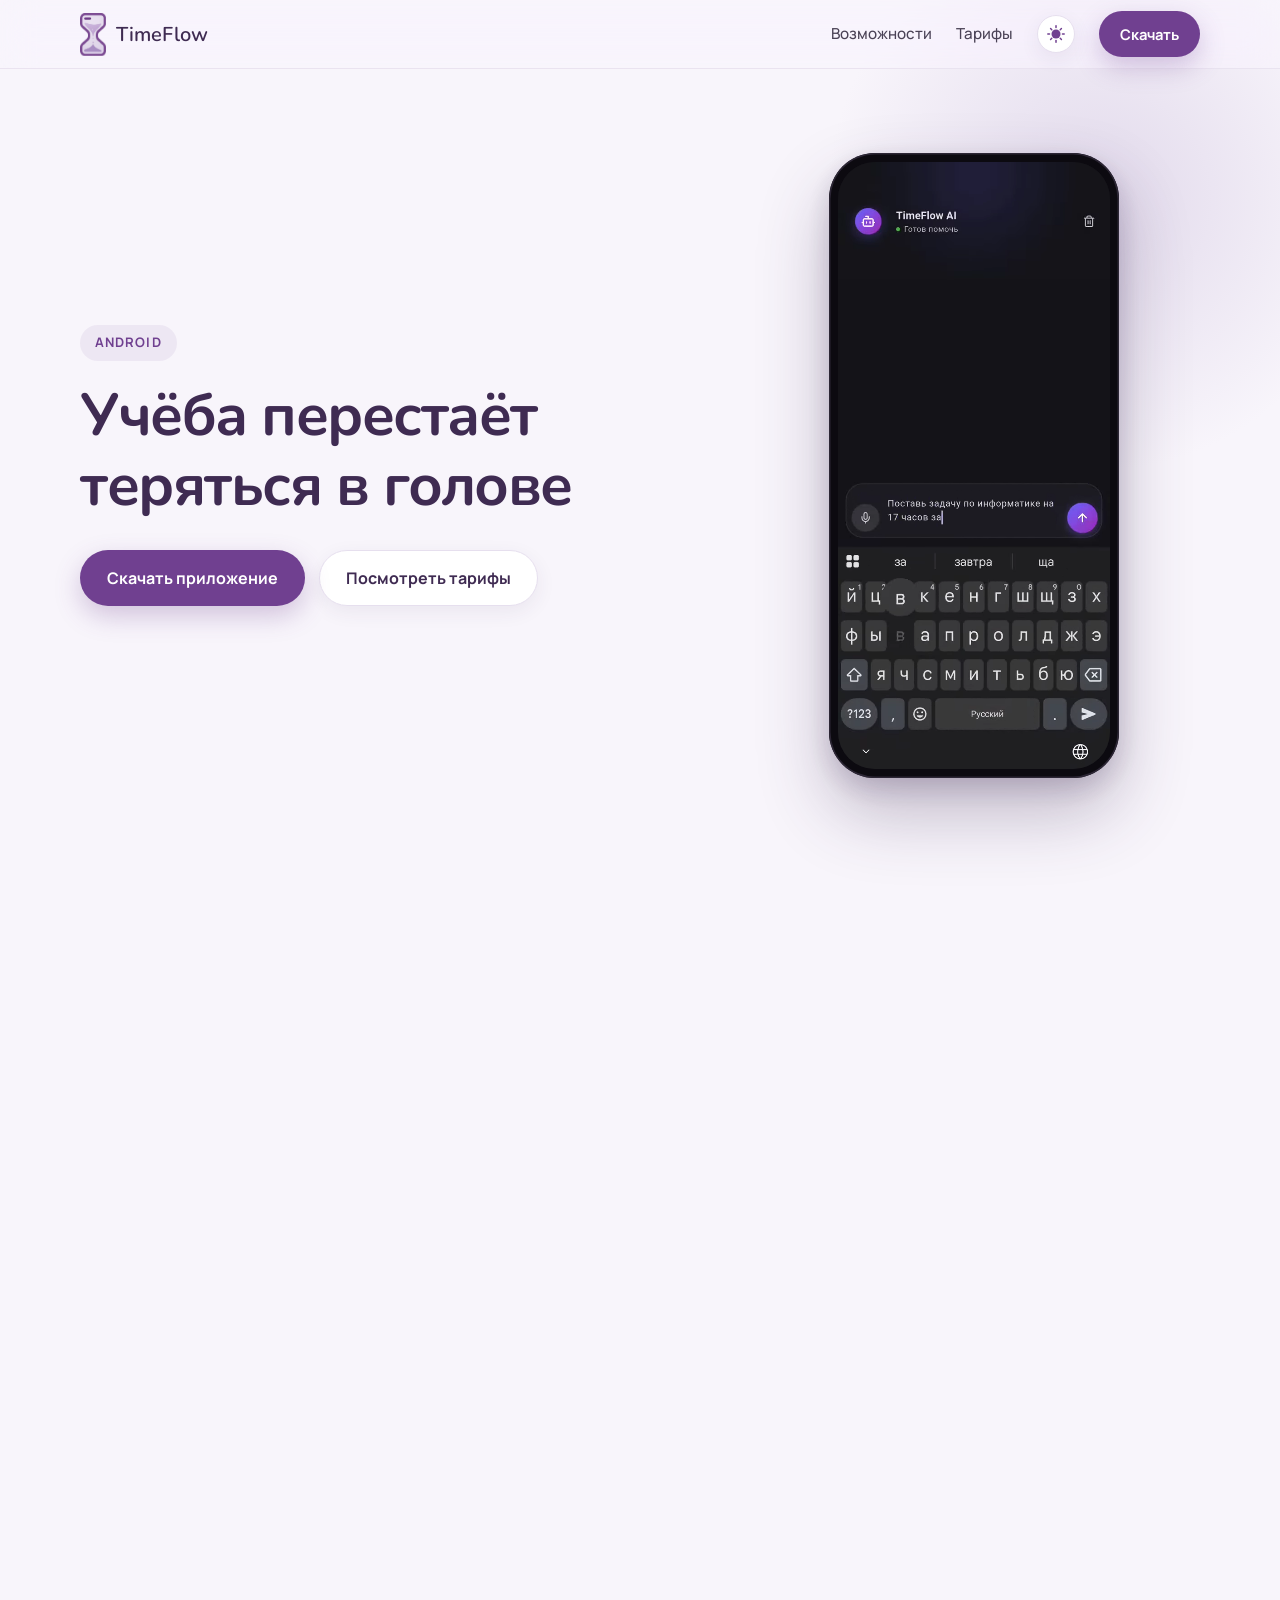
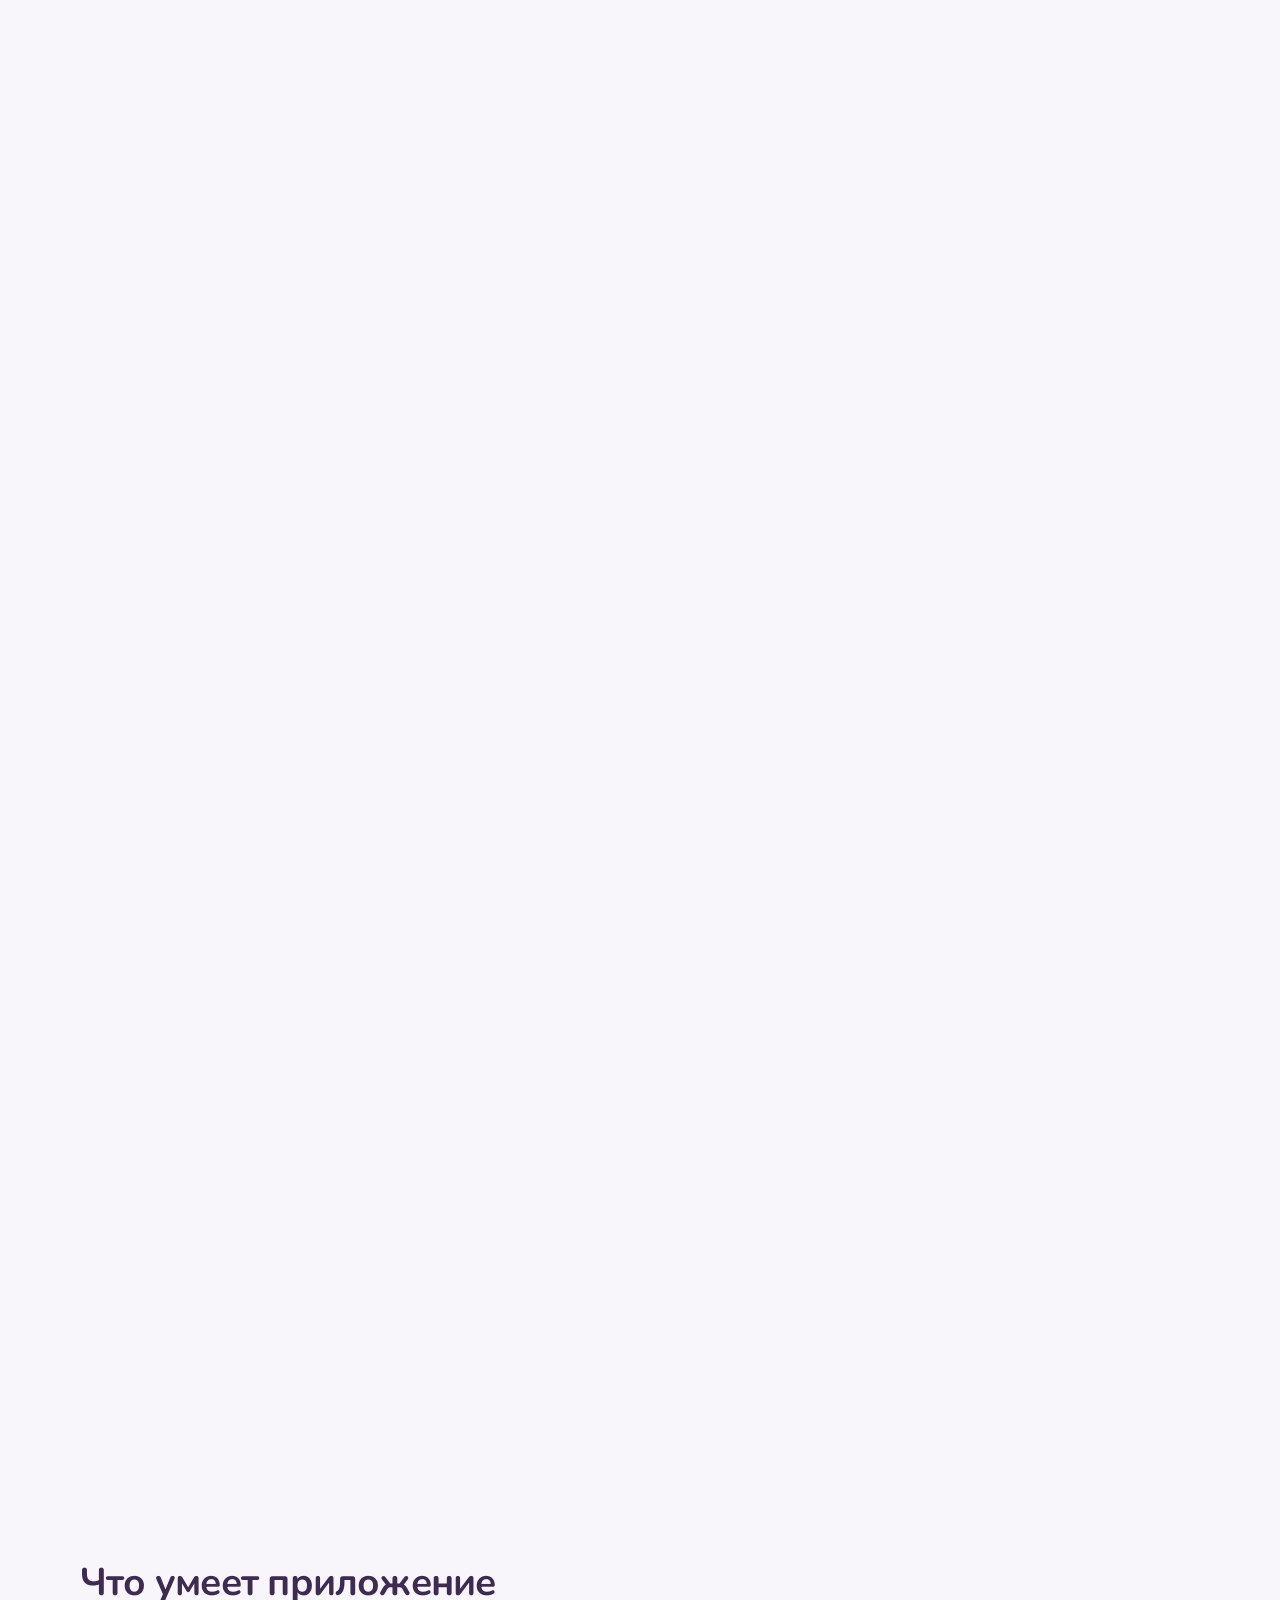
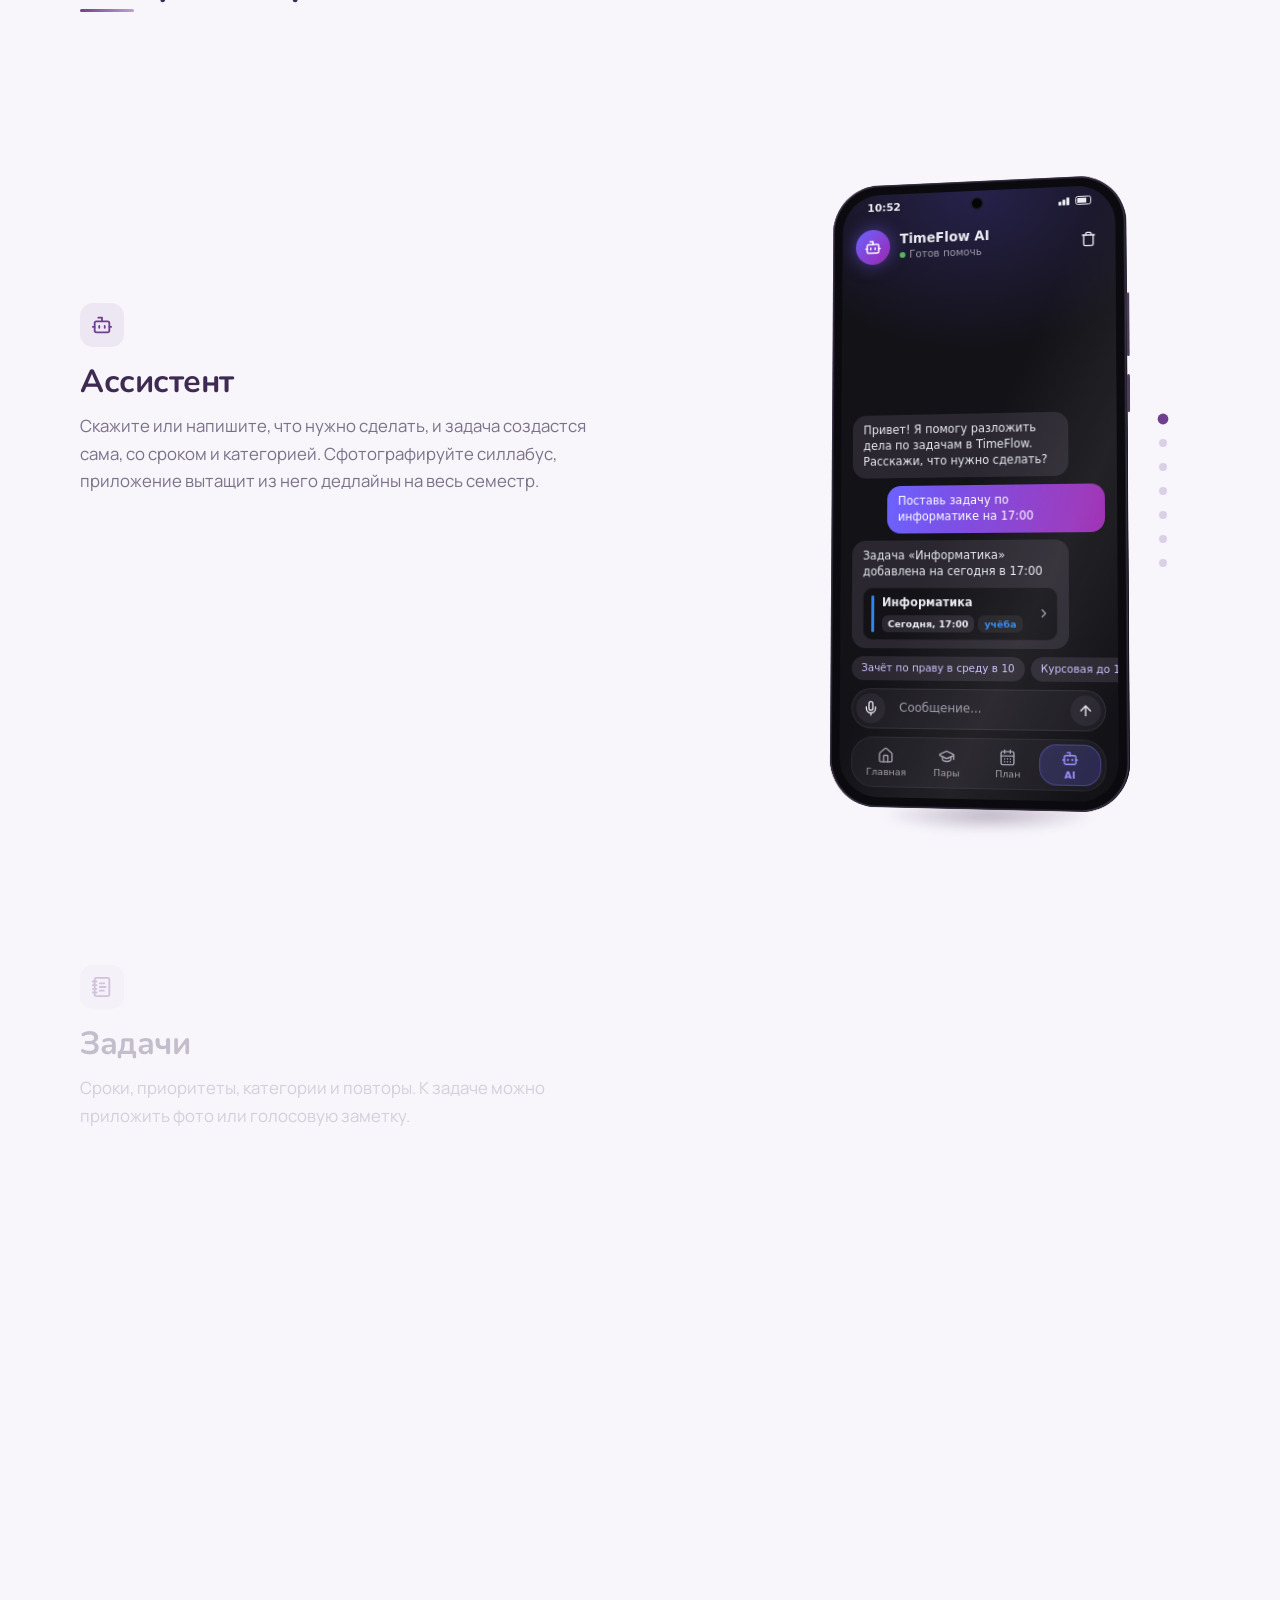
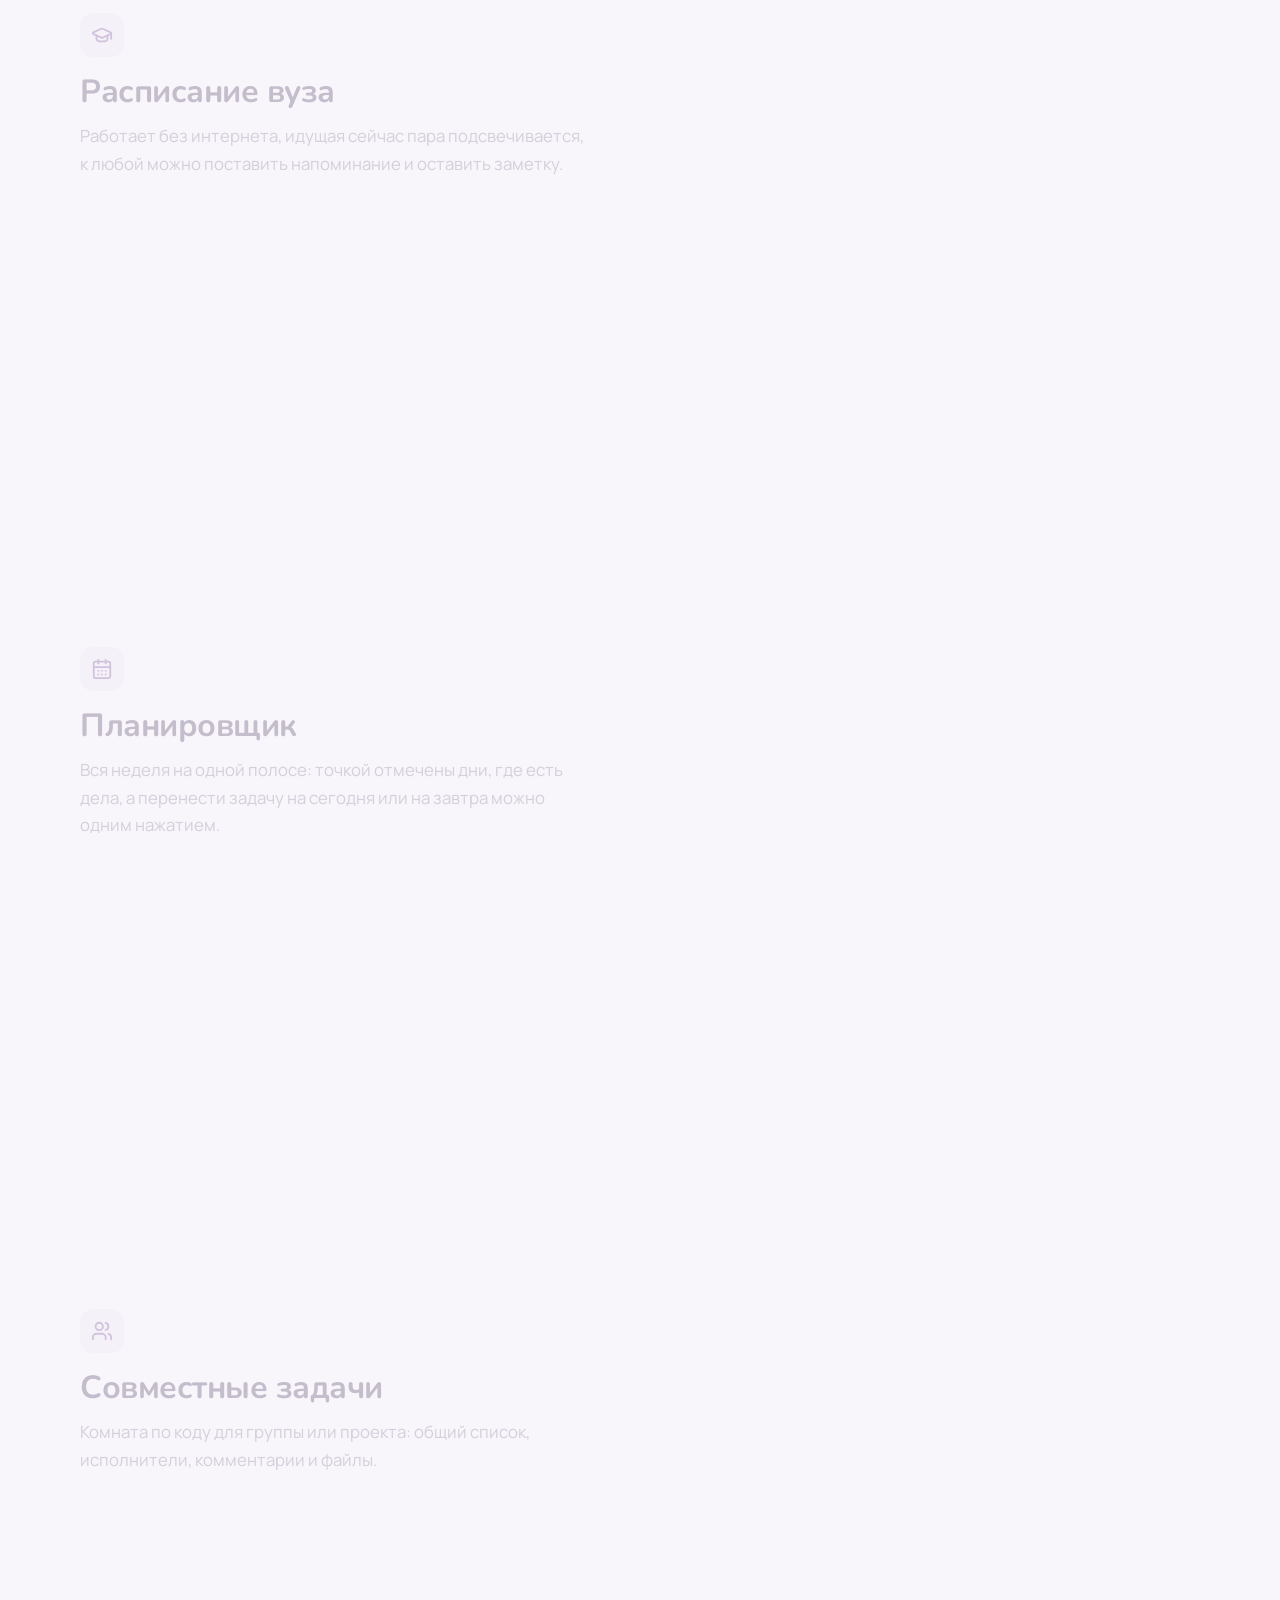
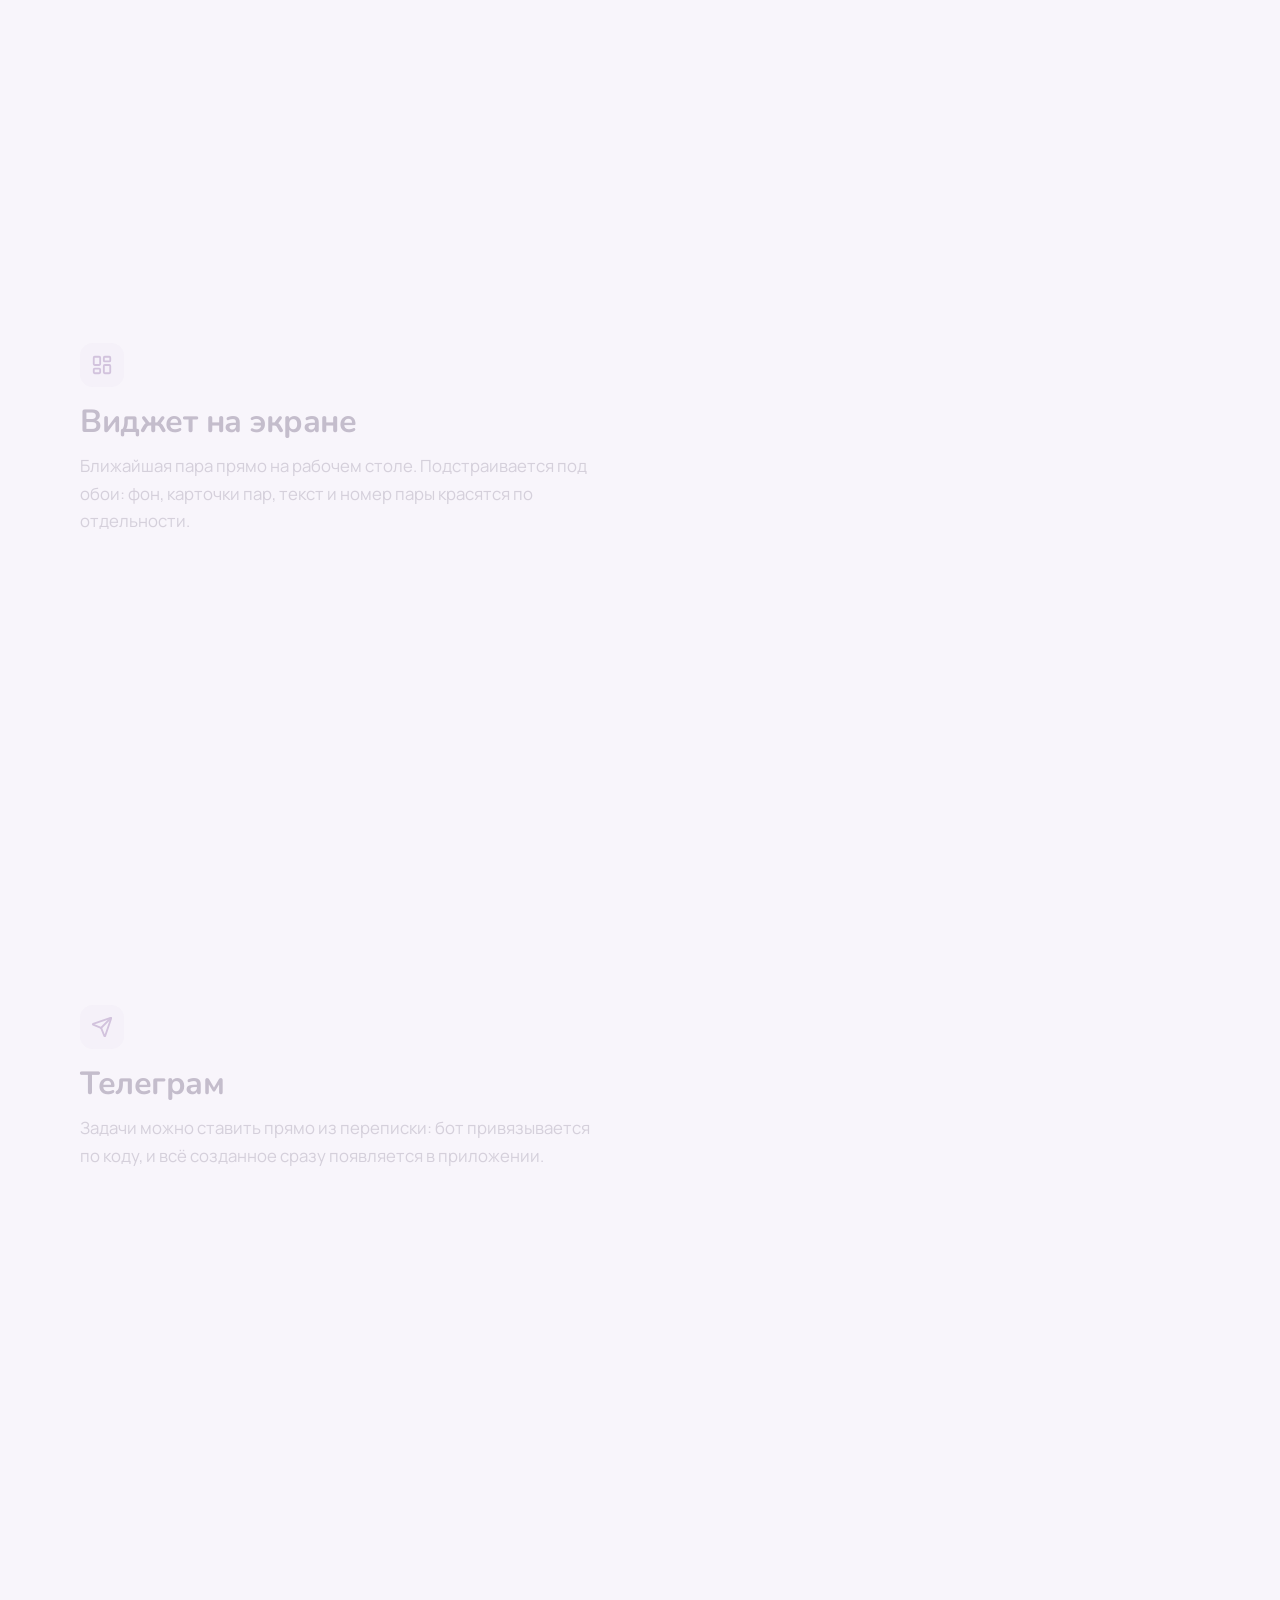
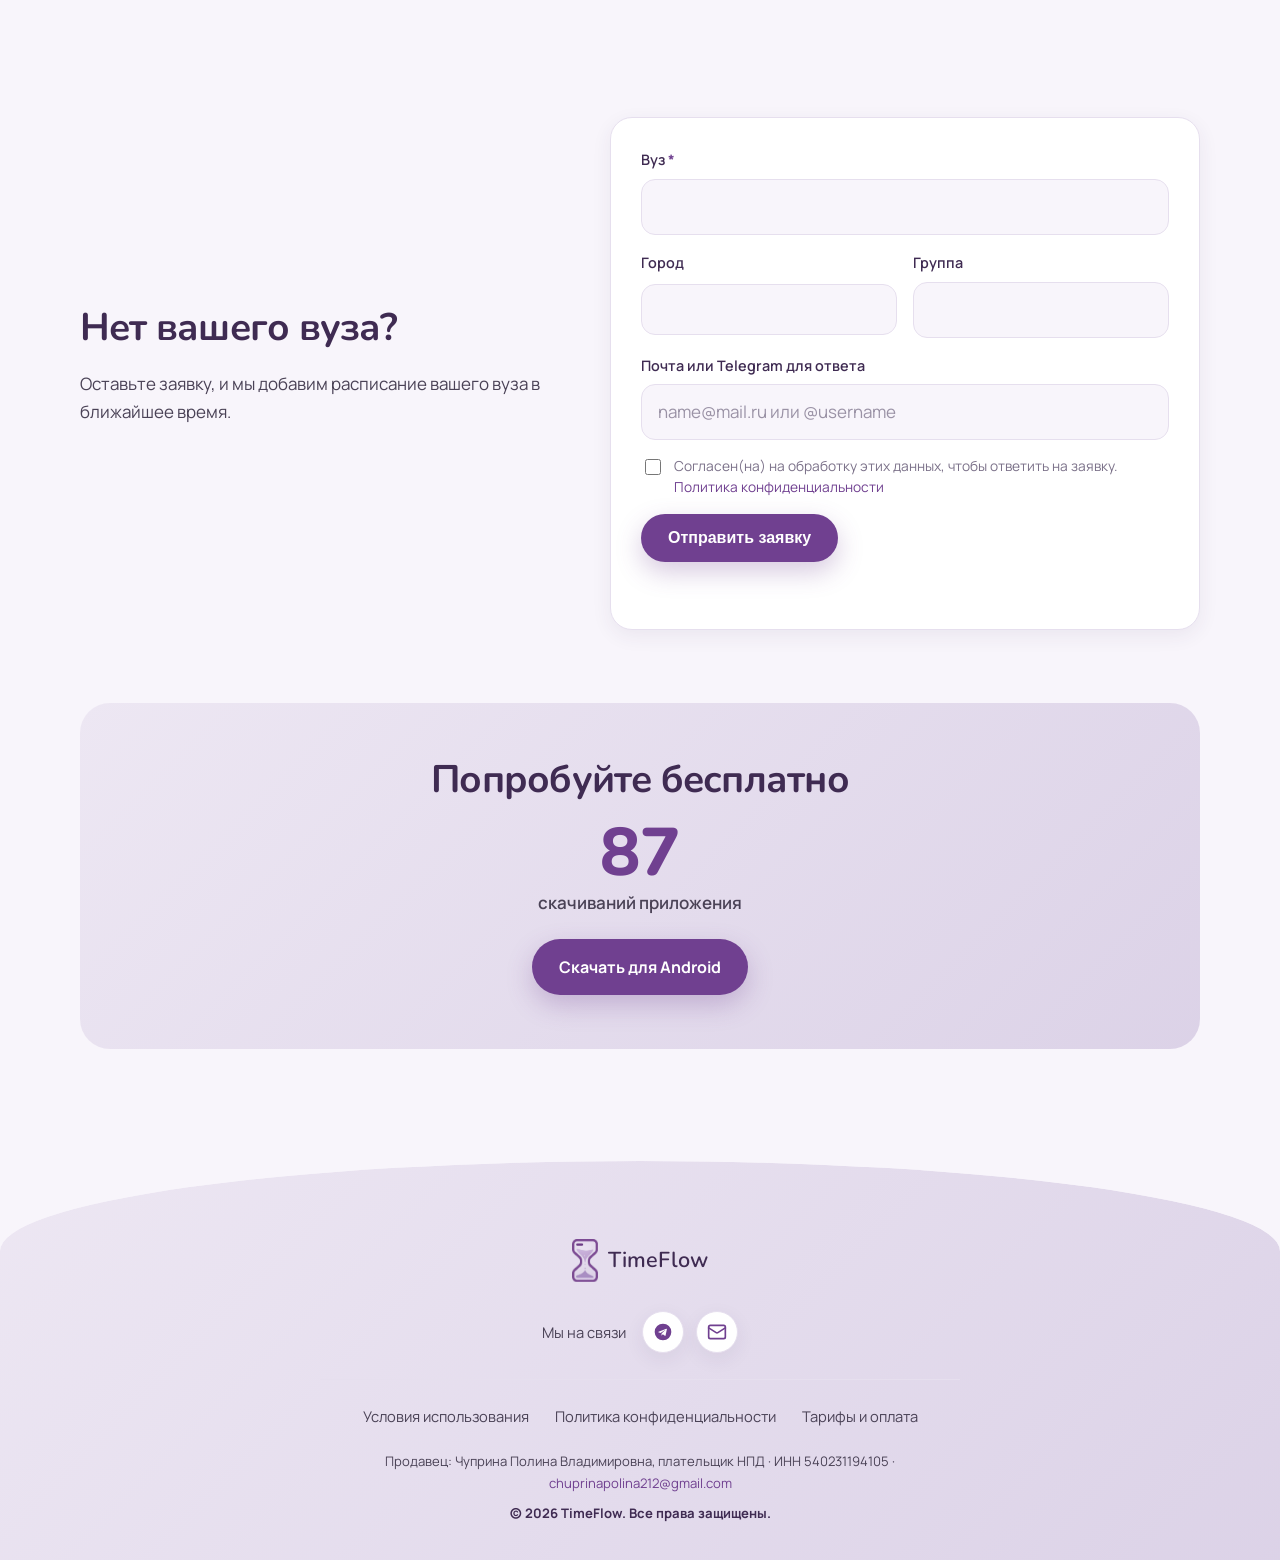
<file: index.html>
<!DOCTYPE html>
<html lang="ru">
<head>
<meta charset="utf-8">
<meta name="viewport" content="width=device-width, initial-scale=1">
<!-- Цвет полосы браузера на телефоне; скрипт ниже правит его под тему -->
<meta name="theme-color" content="#f8f5fb">
<title>TimeFlow — планировщик для студентов</title>
<meta name="description" content="Задачи, расписание вуза и ассистент, который сам разбирает учебный план. Приложение для Android, есть бесплатный тариф.">
<link rel="icon" type="image/png" href="assets/favicon.png">
<link rel="apple-touch-icon" href="assets/icon-180.png">
<meta property="og:type" content="website">
<meta property="og:title" content="TimeFlow — планировщик для студентов">
<meta property="og:description" content="Задачи, расписание вуза и ассистент в одном приложении.">
<meta property="og:image" content="assets/icon-512.png">
<meta property="og:locale" content="ru_RU">
<link rel="preconnect" href="https://fonts.googleapis.com">
<link rel="preconnect" href="https://fonts.gstatic.com" crossorigin>
<link href="https://fonts.googleapis.com/css2?family=Manrope:wght@400;500;600;700;800&family=Nunito:wght@600;700;800&display=swap" rel="stylesheet">
<link rel="stylesheet" href="assets/style.css">
<!-- Класс js и тему ставим до первой отрисовки.

     Класс js: блоки, которые всплывают при прокрутке, прячутся только
     при живом скрипте. Без него класса нет, прятать некому — и
     страница видна целиком.

     Тема: сначала та, что человек выбрал сам, иначе системная. Код
     стоит здесь, а не в site.js, именно из-за порядка: site.js
     отложенный, и страница успела бы мигнуть светлым. -->
<script>
(function () {
  var root = document.documentElement;
  root.className = "js";
  var pick = null;
  try { pick = localStorage.getItem("tf-theme"); } catch (e) { pick = null; }
  if (pick !== "light" && pick !== "dark") {
    pick = matchMedia("(prefers-color-scheme: dark)").matches ? "dark" : "light";
  }
  root.dataset.theme = pick;
  var bar = document.querySelector('meta[name="theme-color"]');
  if (bar) bar.setAttribute("content", pick === "dark" ? "#131019" : "#f8f5fb");
})();
</script>
<script src="assets/site.js" defer></script>
<script src="assets/features.js" defer></script>
<!-- Часы под первым экраном. Модуль отложен по умолчанию, а три.js
     тянет сам и только если часы правда будут показаны. -->
<script type="module" src="assets/hourglass.js"></script>
</head>
<body>

<div class="glow" id="glow" aria-hidden="true"></div>

<!-- Заставка на время загрузки: знак TimeFlow стоит на месте, вокруг
     бежит кольцо — как кольцо прогресса в карточке дня в приложении. -->
<div class="loader" id="loader" aria-hidden="true">
  <div class="loader-in">
    <div class="loader-mark">
      <svg class="loader-ring" viewBox="0 0 120 120" width="148" height="148" aria-hidden="true" focusable="false">
        <circle class="loader-ring-track" cx="60" cy="60" r="55"/>
        <circle class="loader-ring-arc" cx="60" cy="60" r="55" pathLength="100"/>
      </svg>
      <img src="assets/mark.png" alt="" width="52" height="86">
    </div>
    <span class="loader-word">TimeFlow</span>
  </div>
</div>

<header class="top">
  <div class="wrap">
    <a class="brand" href="/"><img src="assets/mark.png" alt="">TimeFlow</a>
    <nav>
      <a href="#features" class="hide-sm">Возможности</a>
      <a href="/tariffs">Тарифы</a>
      <button class="theme-switch" id="themeSwitch" type="button"
              aria-label="Включить тёмную тему" aria-pressed="false">
        <svg viewBox="0 0 24 24" aria-hidden="true" focusable="false">
          <!-- Вырез месяца — дырка в маске, а не плашка цвета фона:
               шапка полупрозрачная, плашку было бы видно -->
          <mask id="tfBite">
            <rect x="0" y="0" width="24" height="24" fill="#fff"/>
            <circle class="bite" cx="12" cy="12" r="5.4" fill="#000"/>
          </mask>
          <g class="rays" stroke="currentColor" stroke-width="1.8" stroke-linecap="round" fill="none">
            <path d="M12 2.2v2"/><path d="M12 19.8v2"/>
            <path d="M2.2 12h2"/><path d="M19.8 12h2"/>
            <path d="M5.5 5.5l1.4 1.4"/><path d="M17.1 17.1l1.4 1.4"/>
            <path d="M18.5 5.5l-1.4 1.4"/><path d="M6.9 17.1l-1.4 1.4"/>
          </g>
          <circle class="disc" cx="12" cy="12" r="5.4" mask="url(#tfBite)"/>
        </svg>
      </button>
      <a href="https://github.com/Sanerkaa/timeflow-site/releases/latest/download/TimeFlow.apk" class="btn btn-main btn-sm">Скачать</a>
    </nav>
  </div>
</header>

<div class="hero">
  <div class="wrap">
    <div>
      <span class="eyebrow">Android</span>
      <h1>Учёба перестаёт<br>теряться в голове</h1>
      <div class="hero-actions">
        <a class="btn btn-main" href="https://github.com/Sanerkaa/timeflow-site/releases/latest/download/TimeFlow.apk">Скачать приложение</a>
        <a class="btn btn-ghost" href="/tariffs">Посмотреть тарифы</a>
      </div>
    </div>
    <div class="hero-art">
      <!-- Телефон с записью экрана: человек просит ассистента поставить
           задачу, и она появляется на главной. Звука нет, поэтому muted —
           без него телефоны не запускают видео сами. Пока ролик грузится,
           виден его первый кадр. За экраном ролик ставит на паузу site.js. -->
      <div class="hero-art-in">
        <div class="phone">
          <video class="phone-screen" poster="assets/hero-poster.webp"
                 width="600" height="1340" autoplay muted loop playsinline preload="auto"
                 aria-label="Запись экрана: ассистент по одной фразе ставит задачу по информатике на завтра, и она появляется на главной">
            <!-- mp4 понимают все, webm — запасной для сборок без H.264 -->
            <source src="assets/hero.mp4" type="video/mp4">
            <source src="assets/hero.webm" type="video/webm">
          </video>
        </div>
      </div>
    </div>
  </div>
</div>

<!-- Песочные часы между первым экраном и остальным сайтом. Раздел высокий,
     а сцена внутри прилипает к экрану: пока его листают, часы проявляются
     и переворачиваются вслед за прокруткой. Долю пройденного (0…1) кладёт
     в --p site.js, часы читают её оттуда же. Без трёхмерной сцены на месте
     остаётся знак-картинка — она поворачивается так же, средствами css. -->
<section class="glass-scroll" aria-label="Песочные часы TimeFlow">
  <div class="glass-sticky">
    <div class="glass-host" data-hourglass data-scroll>
      <div class="hero-stage">
        <span class="glass-fallback">
          <img src="assets/mark.png" alt="Значок TimeFlow: песочные часы">
        </span>
      </div>
    </div>
  </div>
</section>

<!-- Значки внутри телефона: один раз здесь, дальше по ссылке <use>.
     Так их можно ставить и в разметку, и в то, что строит features.js. -->
<svg width="0" height="0" style="position:absolute" aria-hidden="true" focusable="false">
  <defs>
    <symbol id="i-bot" viewBox="0 0 24 24"><path d="M12 8V4H8"/><rect width="16" height="12" x="4" y="8" rx="2"/><path d="M2 14h2"/><path d="M20 14h2"/><path d="M15 13v2"/><path d="M9 13v2"/></symbol>
    <symbol id="i-home" viewBox="0 0 24 24"><path d="M15 21v-8a1 1 0 0 0-1-1h-4a1 1 0 0 0-1 1v8"/><path d="M3 10a2 2 0 0 1 .709-1.528l7-5.999a2 2 0 0 1 2.582 0l7 5.999A2 2 0 0 1 21 10v9a2 2 0 0 1-2 2H5a2 2 0 0 1-2-2z"/></symbol>
    <symbol id="i-cap" viewBox="0 0 24 24"><path d="M21.42 10.922a1 1 0 0 0-.019-1.838L12.83 5.18a2 2 0 0 0-1.66 0L2.6 9.08a1 1 0 0 0 0 1.832l8.57 3.908a2 2 0 0 0 1.66 0z"/><path d="M22 10v6"/><path d="M6 12.5V16a6 3 0 0 0 12 0v-3.5"/></symbol>
    <symbol id="i-cal" viewBox="0 0 24 24"><rect width="18" height="18" x="3" y="4" rx="2"/><path d="M16 2v4"/><path d="M8 2v4"/><path d="M3 10h18"/><path d="M8 14h.01"/><path d="M12 14h.01"/><path d="M16 14h.01"/><path d="M8 18h.01"/><path d="M12 18h.01"/><path d="M16 18h.01"/></symbol>
    <symbol id="i-trash" viewBox="0 0 24 24"><path d="M3 6h18"/><path d="M19 6v14c0 1-1 2-2 2H7c-1 0-2-1-2-2V6"/><path d="M8 6V4c0-1 1-2 2-2h4c1 0 2 1 2 2v2"/></symbol>
    <symbol id="i-mic" viewBox="0 0 24 24"><path d="M12 2a3 3 0 0 0-3 3v7a3 3 0 0 0 6 0V5a3 3 0 0 0-3-3Z"/><path d="M19 10v2a7 7 0 0 1-14 0v-2"/><path d="M12 19v3"/></symbol>
    <symbol id="i-up" viewBox="0 0 24 24"><path d="m5 12 7-7 7 7"/><path d="M12 19V5"/></symbol>
    <symbol id="i-trend" viewBox="0 0 24 24"><path d="M22 7 13.5 15.5 8.5 10.5 2 17"/><path d="M16 7h6v6"/></symbol>
    <symbol id="i-users" viewBox="0 0 24 24"><path d="M16 21v-2a4 4 0 0 0-4-4H6a4 4 0 0 0-4 4v2"/><path d="M16 3.128a4 4 0 0 1 0 7.744"/><path d="M22 21v-2a4 4 0 0 0-3-3.87"/><circle cx="9" cy="7" r="4"/></symbol>
    <symbol id="i-sliders" viewBox="0 0 24 24"><path d="M21 4h-7"/><path d="M10 4H3"/><path d="M21 12h-9"/><path d="M8 12H3"/><path d="M21 20h-5"/><path d="M12 20H3"/><path d="M14 2v4"/><path d="M8 10v4"/><path d="M16 18v4"/></symbol>
    <symbol id="i-search" viewBox="0 0 24 24"><circle cx="11" cy="11" r="8"/><path d="m21 21-4.3-4.3"/></symbol>
    <symbol id="i-down" viewBox="0 0 24 24"><path d="m6 9 6 6 6-6"/></symbol>
    <symbol id="i-right" viewBox="0 0 24 24"><path d="m9 18 6-6-6-6"/></symbol>
    <symbol id="i-back" viewBox="0 0 24 24"><path d="m12 19-7-7 7-7"/><path d="M19 12H5"/></symbol>
    <symbol id="i-next" viewBox="0 0 24 24"><path d="M5 12h14"/><path d="m12 5 7 7-7 7"/></symbol>
    <symbol id="i-bell" viewBox="0 0 24 24"><path d="M10.268 21a2 2 0 0 0 3.464 0"/><path d="M3.262 15.326A1 1 0 0 0 4 17h16a1 1 0 0 0 .74-1.673C19.41 13.956 18 12.499 18 8A6 6 0 0 0 6 8c0 4.499-1.411 5.956-2.738 7.326"/></symbol>
    <symbol id="i-sync" viewBox="0 0 24 24"><path d="M3 12a9 9 0 0 1 9-9 9.75 9.75 0 0 1 6.74 2.74L21 8"/><path d="M21 3v5h-5"/><path d="M21 12a9 9 0 0 1-9 9 9.75 9.75 0 0 1-6.74-2.74L3 16"/><path d="M8 16H3v5"/></symbol>
    <symbol id="i-plus" viewBox="0 0 24 24"><path d="M5 12h14"/><path d="M12 5v14"/></symbol>
    <symbol id="i-star" viewBox="0 0 24 24"><path fill="currentColor" d="M11.525 2.295a.53.53 0 0 1 .95 0l2.31 4.679a2.123 2.123 0 0 0 1.595 1.16l5.166.756a.53.53 0 0 1 .294.904l-3.736 3.638a2.123 2.123 0 0 0-.611 1.878l.882 5.14a.53.53 0 0 1-.771.56l-4.618-2.428a2.122 2.122 0 0 0-1.973 0L6.396 21.01a.53.53 0 0 1-.77-.56l.881-5.139a2.122 2.122 0 0 0-.611-1.879L2.16 9.795a.53.53 0 0 1 .294-.906l5.165-.755a2.122 2.122 0 0 0 1.597-1.16z"/></symbol>
    <symbol id="i-copy" viewBox="0 0 24 24"><rect width="14" height="14" x="8" y="8" rx="2"/><path d="M4 16c-1.1 0-2-.9-2-2V4c0-1.1.9-2 2-2h10c1.1 0 2 .9 2 2"/></symbol>
    <symbol id="i-chat" viewBox="0 0 24 24"><path d="M7.9 20A9 9 0 1 0 4 16.1L2 22Z"/></symbol>
    <symbol id="i-clip" viewBox="0 0 24 24"><path d="m21.44 11.05-9.19 9.19a6 6 0 0 1-8.49-8.49l8.57-8.57A4 4 0 1 1 18 8.84l-8.59 8.57a2 2 0 0 1-2.83-2.83l8.49-8.48"/></symbol>
    <symbol id="i-check" viewBox="0 0 24 24"><path d="M20 6 9 17l-5-5"/></symbol>
    <symbol id="i-play" viewBox="0 0 24 24"><path fill="currentColor" d="M7 4.5v15l12-7.5z"/></symbol>
    <symbol id="i-file" viewBox="0 0 24 24"><path d="M15 2H6a2 2 0 0 0-2 2v16a2 2 0 0 0 2 2h12a2 2 0 0 0 2-2V7Z"/><path d="M14 2v4a2 2 0 0 0 2 2h4"/><path d="M16 13H8"/><path d="M16 17H8"/><path d="M10 9H8"/></symbol>
    <symbol id="i-send" viewBox="0 0 24 24"><path d="M14.536 21.686a.5.5 0 0 0 .937-.024l6.5-19a.496.496 0 0 0-.635-.635l-19 6.5a.5.5 0 0 0-.024.937l7.93 3.18a2 2 0 0 1 1.112 1.11z"/><path d="m21.854 2.147-10.94 10.939"/></symbol>
    <symbol id="i-image" viewBox="0 0 24 24"><rect width="18" height="18" x="3" y="3" rx="2"/><circle cx="9" cy="9" r="2"/><path d="m21 15-3.086-3.086a2 2 0 0 0-2.828 0L6 21"/></symbol>
    <symbol id="i-spark" viewBox="0 0 24 24"><path d="M9.937 15.5A2 2 0 0 0 8.5 14.063l-6.135-1.582a.5.5 0 0 1 0-.962L8.5 9.936A2 2 0 0 0 9.937 8.5l1.582-6.135a.5.5 0 0 1 .963 0L14.063 8.5A2 2 0 0 0 15.5 9.937l6.135 1.581a.5.5 0 0 1 0 .964L15.5 14.063a2 2 0 0 0-1.437 1.437l-1.582 6.135a.5.5 0 0 1-.963 0z"/></symbol>
    <symbol id="i-alert" viewBox="0 0 24 24"><circle cx="12" cy="12" r="10"/><path d="M12 8v4"/><path d="M12 16h.01"/></symbol>
    <symbol id="i-clock" viewBox="0 0 24 24"><circle cx="12" cy="12" r="10"/><path d="M12 6v6l4 2"/></symbol>
    <symbol id="i-repeat" viewBox="0 0 24 24"><path d="m17 2 4 4-4 4"/><path d="M3 11v-1a4 4 0 0 1 4-4h14"/><path d="m7 22-4-4 4-4"/><path d="M21 13v1a4 4 0 0 1-4 4H3"/></symbol>
    <symbol id="i-note" viewBox="0 0 24 24"><path d="M12 20h9"/><path d="M16.376 3.622a1 1 0 0 1 3.002 3.002L7.368 18.635a2 2 0 0 1-.855.506l-2.872.838a.5.5 0 0 1-.62-.62l.838-2.872a2 2 0 0 1 .506-.854z"/></symbol>
    <symbol id="i-mail" viewBox="0 0 24 24"><rect x="2" y="4" width="20" height="16" rx="2"/><path d="m22 7-8.97 5.7a1.94 1.94 0 0 1-2.06 0L2 7"/></symbol>
    <symbol id="i-columns" viewBox="0 0 24 24"><rect width="18" height="18" x="3" y="3" rx="2"/><path d="M9 3v18"/><path d="M15 3v18"/></symbol>
    <symbol id="i-exit" viewBox="0 0 24 24"><path d="M9 21H5a2 2 0 0 1-2-2V5a2 2 0 0 1 2-2h4"/><path d="m16 17 5-5-5-5"/><path d="M21 12H9"/></symbol>
    <symbol id="i-chev-up" viewBox="0 0 24 24"><path d="m18 15-6-6-6 6"/></symbol>
    <symbol id="i-smile-plus" viewBox="0 0 24 24"><path d="M22 11v1a10 10 0 1 1-9-10"/><path d="M8 14s1.5 2 4 2 4-2 4-2"/><path d="M9 9h.01"/><path d="M15 9h.01"/><path d="M16 5h6"/><path d="M19 2v6"/></symbol>
    <symbol id="i-user-plus" viewBox="0 0 24 24"><path d="M16 21v-2a4 4 0 0 0-4-4H6a4 4 0 0 0-4 4v2"/><circle cx="9" cy="7" r="4"/><path d="M19 8v6"/><path d="M22 11h-6"/></symbol>
    <symbol id="i-dots" viewBox="0 0 24 24"><circle cx="12" cy="5" r="1"/><circle cx="12" cy="12" r="1"/><circle cx="12" cy="19" r="1"/></symbol>
    <symbol id="i-msg" viewBox="0 0 24 24"><path d="M21 15a2 2 0 0 1-2 2H7l-4 4V5a2 2 0 0 1 2-2h14a2 2 0 0 1 2 2z"/></symbol>
  </defs>
</svg>

<section id="features" class="fx">
  <div class="wrap">
    <div class="section-head reveal">
      <h2>Что умеет приложение</h2>
    </div>

    <!-- Возможности одна за другой, а рядом прилипший к экрану телефон.
         Пока листают, он поворачивается и показывает экран той
         возможности, что сейчас посередине. Экраны свёрстаны html по
         снимкам приложения, и с ними можно играть: у всех экранов общие
         задачи, поэтому созданное у ассистента или в Телеграме видно и в
         списке, и в планировщике, и в виджете. Оживляет всё features.js;
         без него остаются тексты и неподвижный снимок в телефоне. -->
    <div class="fx-grid">
      <ol class="fx-steps">
        <li class="fx-step is-active" data-s="ai">
          <div class="card-mark"><svg viewBox="0 0 24 24" aria-hidden="true" focusable="false"><use href="#i-bot"/></svg></div>
          <h3>Ассистент</h3>
          <p>
            Скажите или напишите, что нужно сделать, и задача создастся сама,
            со сроком и категорией. Сфотографируйте силлабус, приложение
            вытащит из него дедлайны на весь семестр.
          </p>
        </li>
        <li class="fx-step" data-s="tasks">
          <div class="card-mark"><svg viewBox="0 0 24 24" aria-hidden="true" focusable="false"><path d="M2 6h4"/><path d="M2 10h4"/><path d="M2 14h4"/><path d="M2 18h4"/><rect width="16" height="20" x="4" y="2" rx="2"/><path d="M9.5 8h5"/><path d="M9.5 12H16"/><path d="M9.5 16H14"/></svg></div>
          <h3>Задачи</h3>
          <p>
            Сроки, приоритеты, категории и повторы. К задаче можно приложить
            фото или голосовую заметку.
          </p>
        </li>
        <li class="fx-step" data-s="schedule">
          <div class="card-mark"><svg viewBox="0 0 24 24" aria-hidden="true" focusable="false"><use href="#i-cap"/></svg></div>
          <h3>Расписание вуза</h3>
          <p>
            Работает без интернета, идущая сейчас пара подсвечивается,
            к любой можно поставить напоминание и оставить заметку.
          </p>
        </li>
        <li class="fx-step" data-s="planner">
          <div class="card-mark"><svg viewBox="0 0 24 24" aria-hidden="true" focusable="false"><use href="#i-cal"/></svg></div>
          <h3>Планировщик</h3>
          <p>
            Вся неделя на одной полосе: точкой отмечены дни, где есть дела,
            а перенести задачу на сегодня или на завтра можно одним нажатием.
          </p>
        </li>
        <li class="fx-step" data-s="rooms">
          <div class="card-mark"><svg viewBox="0 0 24 24" aria-hidden="true" focusable="false"><use href="#i-users"/></svg></div>
          <h3>Совместные задачи</h3>
          <p>
            Комната по коду для группы или проекта: общий список, исполнители,
            комментарии и файлы.
          </p>
        </li>
        <li class="fx-step" data-s="widget">
          <div class="card-mark"><svg viewBox="0 0 24 24" aria-hidden="true" focusable="false"><rect width="7" height="9" x="3" y="3" rx="1"/><rect width="7" height="5" x="14" y="3" rx="1"/><rect width="7" height="9" x="14" y="12" rx="1"/><rect width="7" height="5" x="3" y="16" rx="1"/></svg></div>
          <h3>Виджет на экране</h3>
          <p>
            Ближайшая пара прямо на рабочем столе. Подстраивается под обои:
            фон, карточки пар, текст и номер пары красятся по отдельности.
          </p>
        </li>
        <li class="fx-step" data-s="tg">
          <div class="card-mark"><svg viewBox="0 0 24 24" aria-hidden="true" focusable="false"><use href="#i-send"/></svg></div>
          <h3>Телеграм</h3>
          <p>
            Задачи можно ставить прямо из переписки: бот привязывается по коду,
            и всё созданное сразу появляется в приложении.
          </p>
        </li>
      </ol>

      <div class="fx-stage">
        <div class="ph" role="group" aria-label="Приложение TimeFlow: экраны можно нажимать">
          <div class="ph-shadow" aria-hidden="true"></div>
          <div class="ph-body">
            <!-- Толщина корпуса — стопка одинаковых скруглённых пластин, а
                 не грани: у плоской грани углы не скруглить, и при
                 повороте в углах зияли бы щели -->
            <i class="ph-edge" style="--z:1"></i><i class="ph-edge" style="--z:2"></i>
            <i class="ph-edge" style="--z:3"></i><i class="ph-edge" style="--z:4"></i>
            <i class="ph-edge" style="--z:5"></i><i class="ph-edge" style="--z:6"></i>
            <i class="ph-edge" style="--z:7"></i><i class="ph-edge" style="--z:8"></i>
            <div class="ph-face">
              <div class="ph-screen" data-dir="1">
                <img class="ph-fallback" src="assets/tasks.webp" width="620" height="1384"
                     alt="Экран «Мои задачи»: просроченные задачи и задачи на потом">

                <!-- ── Ассистент ── -->
                <div class="scr scr-ai is-on" data-scr="ai">
                  <div class="a-status"><time>10:52</time><span class="a-sys" aria-hidden="true"><b></b><b></b><b></b><i></i></span></div>
                  <header class="ai-head">
                    <span class="ai-ava"><svg class="ic" aria-hidden="true"><use href="#i-bot"/></svg></span>
                    <div><b>TimeFlow AI</b><small><i></i>Готов помочь</small></div>
                    <button type="button" class="a-icon" data-ai="clear" aria-label="Очистить чат"><svg class="ic" aria-hidden="true"><use href="#i-trash"/></svg></button>
                  </header>
                  <div class="ai-log" data-ai="log" aria-live="polite"></div>
                  <div class="ai-ideas">
                    <button type="button" class="a-chip" data-say>Зачёт по праву в среду в 10</button>
                    <button type="button" class="a-chip" data-say>Курсовая до 15 декабря</button>
                    <button type="button" class="a-chip" data-ai="syllabus"><svg class="ic" aria-hidden="true"><use href="#i-file"/></svg>Силлабус</button>
                  </div>
                  <form class="a-input" data-ai="form">
                    <button type="button" class="a-mic" data-ai="mic" aria-label="Сказать голосом"><svg class="ic" aria-hidden="true"><use href="#i-mic"/></svg></button>
                    <input type="text" maxlength="80" autocomplete="off" placeholder="Сообщение..." aria-label="Сообщение ассистенту">
                    <button type="submit" class="a-send" aria-label="Отправить"><svg class="ic" aria-hidden="true"><use href="#i-up"/></svg></button>
                  </form>
                  <nav class="a-nav" aria-label="Разделы приложения">
                    <button type="button" class="a-tab" data-go="tasks"><svg class="ic" aria-hidden="true"><use href="#i-home"/></svg>Главная</button>
                    <button type="button" class="a-tab" data-go="schedule"><svg class="ic" aria-hidden="true"><use href="#i-cap"/></svg>Пары</button>
                    <button type="button" class="a-tab" data-go="planner"><svg class="ic" aria-hidden="true"><use href="#i-cal"/></svg>План</button>
                    <button type="button" class="a-tab is-on" aria-current="page"><svg class="ic" aria-hidden="true"><use href="#i-bot"/></svg>AI</button>
                  </nav>
                </div>

                <!-- ── Мои задачи ── -->
                <div class="scr scr-tasks" data-scr="tasks">
                  <div class="a-status"><time>10:52</time><span class="a-sys" aria-hidden="true"><b></b><b></b><b></b><i></i></span></div>
                  <header class="t-head">
                    <div><b class="a-title">Мои задачи</b><small data-date="long">Понедельник, 26 октября</small></div>
                    <span class="t-tools">
                      <span class="t-tool is-violet"><svg class="ic" aria-hidden="true"><use href="#i-trend"/></svg></span>
                      <button type="button" class="t-tool is-teal" data-go="rooms" aria-label="Совместные задачи"><svg class="ic" aria-hidden="true"><use href="#i-users"/></svg></button>
                      <span class="t-tool is-green"><svg class="ic" aria-hidden="true"><use href="#i-sliders"/></svg></span>
                    </span>
                  </header>
                  <div class="t-sum">
                    <span class="t-ring" data-t="ring"><b data-t="ringText">1/2</b></span>
                    <div class="t-sum-text">
                      <b data-t="sumTitle">Осталась 1 задача</b>
                      <span class="t-late" data-t="late"><svg class="ic" aria-hidden="true"><use href="#i-alert"/></svg><span>Просрочено: 1</span></span>
                    </div>
                    <span class="t-spark"><svg class="ic" aria-hidden="true"><use href="#i-spark"/></svg></span>
                    <span class="t-next"><svg class="ic" aria-hidden="true"><use href="#i-clock"/></svg><span data-t="next">Английский · в 12:40</span></span>
                  </div>
                  <div class="t-filters" role="group" aria-label="Какие задачи показать">
                    <span class="t-search"><svg class="ic" aria-hidden="true"><use href="#i-search"/></svg></span>
                    <button type="button" class="a-chip is-on" data-f="all" aria-pressed="true">Все</button>
                    <button type="button" class="a-chip" data-f="done" aria-pressed="false"><svg class="ic" aria-hidden="true"><use href="#i-check"/></svg>Выполненные</button>
                    <button type="button" class="a-chip" data-f="open" aria-pressed="false">Запланированные</button>
                  </div>
                  <div class="t-list" data-t="list"></div>
                  <button type="button" class="t-fab" data-t="add" aria-label="Новая задача"><svg class="ic" aria-hidden="true"><use href="#i-plus"/></svg></button>
                  <form class="a-sheet" data-t="sheet" hidden>
                    <b>Новая задача</b>
                    <input type="text" maxlength="60" autocomplete="off" placeholder="Что нужно сделать?" aria-label="Название задачи">
                    <span class="a-sheet-row">
                      <button type="button" class="a-chip is-on" data-day="0" aria-pressed="true">Сегодня</button>
                      <button type="button" class="a-chip" data-day="1" aria-pressed="false">Завтра</button>
                      <button type="submit" class="a-btn">Сохранить</button>
                    </span>
                  </form>
                  <nav class="a-nav" aria-label="Разделы приложения">
                    <button type="button" class="a-tab is-on" aria-current="page"><svg class="ic" aria-hidden="true"><use href="#i-home"/></svg>Главная</button>
                    <button type="button" class="a-tab" data-go="schedule"><svg class="ic" aria-hidden="true"><use href="#i-cap"/></svg>Пары</button>
                    <button type="button" class="a-tab" data-go="planner"><svg class="ic" aria-hidden="true"><use href="#i-cal"/></svg>План</button>
                    <button type="button" class="a-tab" data-go="ai"><svg class="ic" aria-hidden="true"><use href="#i-bot"/></svg>AI</button>
                  </nav>
                </div>

                <!-- ── Расписание ── -->
                <div class="scr scr-schedule" data-scr="schedule">
                  <div class="a-status"><time>10:52</time><span class="a-sys" aria-hidden="true"><b></b><b></b><b></b><i></i></span></div>
                  <div class="s-groups" role="group" aria-label="Группа">
                    <button type="button" class="s-group is-on" data-g="0" aria-pressed="true"><svg class="ic" aria-hidden="true"><use href="#i-star"/></svg>ПИ402.2</button>
                    <button type="button" class="s-group" data-g="1" aria-pressed="false">ПИ402.1 <small>НГУЭУ</small></button>
                    <span class="s-add"><svg class="ic" aria-hidden="true"><use href="#i-plus"/></svg></span>
                  </div>
                  <div class="s-search"><svg class="ic" aria-hidden="true"><use href="#i-search"/></svg><span data-s="group">ПИ402.2</span><svg class="ic" aria-hidden="true"><use href="#i-cap"/></svg></div>
                  <button type="button" class="s-sync" data-s="sync">Обновлено: <span data-s="synced">сегодня 08:00</span><svg class="ic" aria-hidden="true"><use href="#i-sync"/></svg></button>
                  <div class="s-week"><b data-s="week">Текущая неделя</b><button type="button" class="s-today" data-s="today">Сегодня</button></div>
                  <div class="s-days" data-s="days" role="group" aria-label="День недели"></div>
                  <b class="s-day" data-s="dayName">Понедельник</b>
                  <div class="s-list" data-s="list"></div>
                  <nav class="a-nav" aria-label="Разделы приложения">
                    <button type="button" class="a-tab" data-go="tasks"><svg class="ic" aria-hidden="true"><use href="#i-home"/></svg>Главная</button>
                    <button type="button" class="a-tab is-on" aria-current="page"><svg class="ic" aria-hidden="true"><use href="#i-cap"/></svg>Пары</button>
                    <button type="button" class="a-tab" data-go="planner"><svg class="ic" aria-hidden="true"><use href="#i-cal"/></svg>План</button>
                    <button type="button" class="a-tab" data-go="ai"><svg class="ic" aria-hidden="true"><use href="#i-bot"/></svg>AI</button>
                  </nav>
                </div>

                <!-- ── Планировщик ── -->
                <div class="scr scr-planner" data-scr="planner">
                  <div class="a-status"><time>10:52</time><span class="a-sys" aria-hidden="true"><b></b><b></b><b></b><i></i></span></div>
                  <header class="p-head">
                    <div><b class="a-title">Планировщик</b><small data-p="month">Октябрь 2026</small></div>
                    <button type="button" class="p-today" data-p="today">Сегодня</button>
                    <span class="p-icon"><svg class="ic" aria-hidden="true"><use href="#i-cal"/></svg></span>
                  </header>
                  <div class="p-week">
                    <button type="button" class="p-arrow" data-p="prev" aria-label="Прошлая неделя"><svg class="ic" aria-hidden="true"><use href="#i-back"/></svg></button>
                    <div class="p-days" data-p="days" role="group" aria-label="День"></div>
                    <button type="button" class="p-arrow" data-p="next" aria-label="Следующая неделя"><svg class="ic" aria-hidden="true"><use href="#i-next"/></svg></button>
                  </div>
                  <div class="p-bar"><b data-p="dayName">Понедельник, 26 октября</b><span data-p="count">1 задача</span></div>
                  <div class="p-list" data-p="list"></div>
                  <nav class="a-nav" aria-label="Разделы приложения">
                    <button type="button" class="a-tab" data-go="tasks"><svg class="ic" aria-hidden="true"><use href="#i-home"/></svg>Главная</button>
                    <button type="button" class="a-tab" data-go="schedule"><svg class="ic" aria-hidden="true"><use href="#i-cap"/></svg>Пары</button>
                    <button type="button" class="a-tab is-on" aria-current="page"><svg class="ic" aria-hidden="true"><use href="#i-cal"/></svg>План</button>
                    <button type="button" class="a-tab" data-go="ai"><svg class="ic" aria-hidden="true"><use href="#i-bot"/></svg>AI</button>
                  </nav>
                </div>

                <!-- ── Комната ── -->
                <div class="scr scr-rooms" data-scr="rooms">
                  <div class="a-status"><time>10:52</time><span class="a-sys" aria-hidden="true"><b></b><b></b><b></b><i></i></span></div>
                  <header class="r-head">
                    <button type="button" class="a-icon" data-go="tasks" aria-label="Назад к задачам"><svg class="ic" aria-hidden="true"><use href="#i-back"/></svg></button>
                    <button type="button" class="r-code" data-r="code" aria-label="Скопировать код комнаты TF4R2M"><b>TF4R2M</b><svg class="ic" aria-hidden="true"><use href="#i-copy"/></svg></button>
                    <span class="r-faces" aria-hidden="true"><i>А</i><i class="is-online">М</i><i>В</i></span>
                    <span class="r-icon"><svg class="ic" aria-hidden="true"><use href="#i-columns"/></svg></span>
                    <span class="r-icon is-exit"><svg class="ic" aria-hidden="true"><use href="#i-exit"/></svg></span>
                  </header>
                  <div class="r-progress"><i data-r="bar"></i></div>
                  <small class="r-stat" data-r="stat">В сети: 1 из 3 · готово 1 из 5</small>
                  <div class="r-list" data-r="list"></div>
                  <button type="button" class="t-fab" data-r="add" aria-label="Новая общая задача"><svg class="ic" aria-hidden="true"><use href="#i-plus"/></svg></button>
                  <form class="a-sheet" data-r="sheet" hidden>
                    <b>Общая задача</b>
                    <input type="text" maxlength="60" autocomplete="off" placeholder="Что нужно сделать группе?" aria-label="Новая общая задача">
                    <span class="a-sheet-row"><button type="submit" class="a-btn">Добавить</button></span>
                  </form>
                </div>

                <!-- ── Рабочий стол с виджетом расписания ── -->
                <div class="scr scr-home" data-scr="widget" data-wall="0">
                  <div class="a-status"><time>10:52</time><span class="a-sys" aria-hidden="true"><b></b><b></b><b></b><i></i></span></div>
                  <div class="h-widgets">
                    <div class="h-clock" aria-hidden="true"><b>10:52</b><span data-date="short">пн, 26 октября</span></div>
                    <button type="button" class="w" data-w="box" aria-label="Виджет расписания: показать следующую пару">
                      <b class="w-title" data-w="title">ПИ402.2, 26 октября, понедельник</b>
                      <span class="w-time"><i class="w-num" data-w="num">2</i><span data-w="time">10:40 - 12:10</span></span>
                      <span class="w-card"><b data-w="name">История</b><span data-w="type">Семинар</span><em data-w="room">ауд. 5-610</em></span>
                      <span class="w-empty" data-w="empty" hidden>Сегодня пар нет</span>
                    </button>
                  </div>
                  <div class="h-apps" aria-hidden="true">
                    <i><svg class="ic"><use href="#i-mail"/></svg></i>
                    <i><svg class="ic"><use href="#i-send"/></svg></i>
                    <i><svg class="ic"><use href="#i-image"/></svg></i>
                    <i><svg class="ic"><use href="#i-clock"/></svg></i>
                    <i><svg class="ic"><use href="#i-cal"/></svg></i>
                    <i><svg class="ic"><use href="#i-mic"/></svg></i>
                    <i><svg class="ic"><use href="#i-note"/></svg></i>
                    <i><img src="assets/icon-180.png" alt=""></i>
                  </div>
                  <div class="h-panel">
                    <div class="h-parts" role="group" aria-label="Что перекрасить">
                      <button type="button" class="is-on" data-part="bg" aria-pressed="true">Фон</button>
                      <button type="button" data-part="card" aria-pressed="false" aria-label="Карточки пар">Карточки</button>
                      <button type="button" data-part="text" aria-pressed="false">Текст</button>
                      <button type="button" data-part="num" aria-pressed="false" aria-label="Номер пары">Номер</button>
                    </div>
                    <div class="h-swatches" role="group" aria-label="Цвет">
                      <button type="button" class="h-auto" data-c="" aria-label="Под обои">Авто</button>
                      <button type="button" data-c="#704090" style="--c:#704090" aria-label="Сливовый"></button>
                      <button type="button" data-c="#d98fb0" style="--c:#d98fb0" aria-label="Розовый"></button>
                      <button type="button" data-c="#6fa8a0" style="--c:#6fa8a0" aria-label="Мятный"></button>
                      <button type="button" data-c="#e7b75b" style="--c:#e7b75b" aria-label="Песочный"></button>
                      <button type="button" data-c="#f4f1f8" style="--c:#f4f1f8" aria-label="Белый"></button>
                      <button type="button" data-c="#1b1622" style="--c:#1b1622" aria-label="Чёрный"></button>
                    </div>
                    <button type="button" class="h-wall" data-w="wall"><svg class="ic" aria-hidden="true"><use href="#i-image"/></svg>Сменить обои</button>
                  </div>
                  <div class="h-apps h-dock" aria-hidden="true">
                    <i><svg class="ic"><use href="#i-chat"/></svg></i>
                    <i><svg class="ic"><use href="#i-search"/></svg></i>
                    <i><svg class="ic"><use href="#i-users"/></svg></i>
                    <i><svg class="ic"><use href="#i-home"/></svg></i>
                  </div>
                </div>

                <!-- ── Телеграм ── -->
                <div class="scr scr-tg" data-scr="tg">
                  <div class="a-status"><time>10:52</time><span class="a-sys" aria-hidden="true"><b></b><b></b><b></b><i></i></span></div>
                  <header class="g-head">
                    <img src="assets/icon-180.png" alt="">
                    <div><b>TimeFlow</b><small>бот</small></div>
                  </header>
                  <div class="g-log" data-g="log" aria-live="polite"></div>
                  <form class="g-form" data-g="form">
                    <input type="text" maxlength="60" autocomplete="off" placeholder="Сообщение" aria-label="Сообщение боту">
                    <button type="submit" class="g-send" aria-label="Отправить боту"><svg class="ic" aria-hidden="true"><use href="#i-send"/></svg></button>
                  </form>
                </div>

                <div class="ph-toast" data-toast role="status" aria-live="polite"></div>
              </div>
              <i class="ph-glare" aria-hidden="true"></i>
            </div>
          </div>
        </div>

        <div class="fx-dots" role="group" aria-label="Экраны приложения">
          <button type="button" class="is-on" data-go="ai" aria-label="Ассистент"></button>
          <button type="button" data-go="tasks" aria-label="Задачи"></button>
          <button type="button" data-go="schedule" aria-label="Расписание вуза"></button>
          <button type="button" data-go="planner" aria-label="Планировщик"></button>
          <button type="button" data-go="rooms" aria-label="Совместные задачи"></button>
          <button type="button" data-go="widget" aria-label="Виджет"></button>
          <button type="button" data-go="tg" aria-label="Телеграм"></button>
        </div>
      </div>
    </div>
  </div>
</section>

<section id="univ">
  <div class="wrap">
    <div class="univ">
      <div class="univ-text reveal">
        <h2>Нет вашего вуза?</h2>
        <p>
          Оставьте заявку, и мы добавим расписание вашего вуза
          в ближайшее время.
        </p>
      </div>

      <!-- Заявка уходит письмом на почту через FormSubmit: у сайта нет
           своего сервера. Со скриптом форма шлёт fetch и остаётся на месте,
           без скрипта — обычная отправка с возвратом сюда же. -->
      <form class="univ-form card reveal" id="univForm"
            action="https://formsubmit.co/chuprinapolina212@gmail.com" method="POST">
        <input type="hidden" name="_subject" value="TimeFlow: заявка на новый вуз">
        <input type="hidden" name="_template" value="table">
        <input type="hidden" name="_captcha" value="false">
        <input type="hidden" name="_next" value="https://timeflow-app.ru/#univ">
        <!-- Ловушка для ботов: человек это поле не видит и не заполнит -->
        <input type="text" name="_honey" class="univ-honey" tabindex="-1" autocomplete="off" aria-hidden="true">

        <label class="field">
          <span>Вуз <b aria-hidden="true">*</b></span>
          <input name="Вуз" required maxlength="200" autocomplete="organization">
        </label>
        <div class="field-row">
          <label class="field">
            <span>Город</span>
            <!-- Свой выпадающий список вместо datalist: тот рисует браузер,
                 и под сайт его не оформить. Города — в data-options,
                 список строит site.js; без скрипта это обычное поле. -->
            <span class="combo">
              <input name="Город" maxlength="100" autocomplete="off" id="univCity"
                     role="combobox" aria-autocomplete="list" aria-expanded="false"
                     aria-controls="univCityList"
                     data-options="Москва|Санкт-Петербург|Новосибирск|Екатеринбург|Казань|Нижний Новгород|Красноярск|Челябинск|Самара|Уфа|Ростов-на-Дону|Краснодар|Омск|Воронеж|Пермь|Волгоград|Саратов|Тюмень|Тольятти|Барнаул|Ижевск|Махачкала|Хабаровск|Ульяновск|Иркутск|Владивосток|Ярославль|Севастополь|Томск|Ставрополь|Кемерово|Набережные Челны|Оренбург|Новокузнецк|Балашиха|Рязань|Чебоксары|Калининград|Пенза|Липецк|Киров|Астрахань|Тула|Улан-Удэ|Сочи|Курск|Сургут|Тверь|Магнитогорск|Брянск|Якутск|Иваново|Владимир|Симферополь|Чита|Белгород|Калуга|Смоленск|Волжский|Курган|Орёл|Череповец|Вологда|Владикавказ|Саранск|Мурманск|Грозный|Тамбов|Архангельск|Стерлитамак|Кострома|Петрозаводск|Нижневартовск|Йошкар-Ола|Новороссийск|Сыктывкар|Нальчик|Благовещенск|Великий Новгород|Псков|Абакан|Южно-Сахалинск|Петропавловск-Камчатский|Горно-Алтайск|Бийск|Норильск|Ханты-Мансийск|Новый Уренгой|Салехард|Магадан|Кызыл|Элиста|Майкоп|Черкесск|Биробиджан|Анадырь">
              <ul class="combo-list" id="univCityList" role="listbox" hidden></ul>
            </span>
          </label>
          <label class="field">
            <span>Группа</span>
            <input name="Группа" maxlength="60">
          </label>
        </div>
        <label class="field">
          <span>Почта или Telegram для ответа</span>
          <input name="Контакт" maxlength="120" placeholder="name@mail.ru или @username">
        </label>
        <label class="check">
          <input type="checkbox" name="Согласие" value="да" required>
          <span>Согласен(на) на обработку этих данных, чтобы ответить на заявку.
            <a href="/policy">Политика конфиденциальности</a></span>
        </label>
        <button class="btn btn-main" type="submit">Отправить заявку</button>
        <p class="univ-status" role="status" aria-live="polite"></p>
      </form>
    </div>
  </div>
</section>

<section style="padding-top:0">
  <div class="wrap">
    <div class="strip reveal">
      <h2>Попробуйте бесплатно</h2>
      <!-- Счётчик скачиваний APK: сумма по всем релизам на GitHub. Число в
           разметке — запасное на случай, если GitHub не ответит; site.js
           подтягивает живое и прокручивает к нему. -->
      <div class="downloads" id="downloads" data-count="88">
        <span class="downloads-num">88</span>
        <span class="downloads-label">скачиваний приложения</span>
      </div>
      <div style="margin-top:22px">
        <a class="btn btn-main" href="https://github.com/Sanerkaa/timeflow-site/releases/latest/download/TimeFlow.apk">Скачать для Android</a>
      </div>
    </div>
  </div>
</section>

<footer class="foot">
  <div class="foot-arc">
    <div class="wrap">
      <a class="brand foot-brand" href="/"><img src="assets/mark.png" alt="">TimeFlow</a>

      <div class="foot-follow">
        <span>Мы на связи</span>
        <a class="foot-icon" href="https://t.me/TimeFlowUpdater_bot" aria-label="TimeFlow в Telegram">
          <svg viewBox="0 0 24 24" aria-hidden="true" focusable="false"><path fill="currentColor" d="M12 2a10 10 0 1 0 0 20 10 10 0 0 0 0-20Zm4.64 6.8-1.57 7.4c-.12.53-.43.66-.87.41l-2.4-1.77-1.16 1.12c-.13.13-.24.24-.49.24l.17-2.45 4.46-4.03c.19-.17-.04-.27-.3-.1l-5.51 3.47-2.37-.74c-.52-.16-.53-.52.11-.77l9.27-3.57c.43-.16.81.1.66.79Z"/></svg>
        </a>
        <a class="foot-icon" href="mailto:chuprinapolina212@gmail.com" aria-label="Написать на почту">
          <svg viewBox="0 0 24 24" aria-hidden="true" focusable="false" fill="none" stroke="currentColor" stroke-width="2" stroke-linecap="round" stroke-linejoin="round"><rect x="2" y="4" width="20" height="16" rx="2"/><path d="m22 7-8.97 5.7a1.94 1.94 0 0 1-2.06 0L2 7"/></svg>
        </a>
      </div>

      <nav class="foot-links" aria-label="Документы">
        <a href="/oferta">Условия использования</a>
        <a href="/policy">Политика конфиденциальности</a>
        <a href="/tariffs">Тарифы и оплата</a>
      </nav>

      <p class="foot-legal">
        Продавец: Чуприна Полина Владимировна, плательщик НПД · ИНН 540231194105 ·
        <a href="mailto:chuprinapolina212@gmail.com">chuprinapolina212@gmail.com</a>
      </p>
      <p class="foot-copy">© 2026 TimeFlow. Все права защищены.</p>
    </div>
  </div>
</footer>


</body>
</html>
</file>
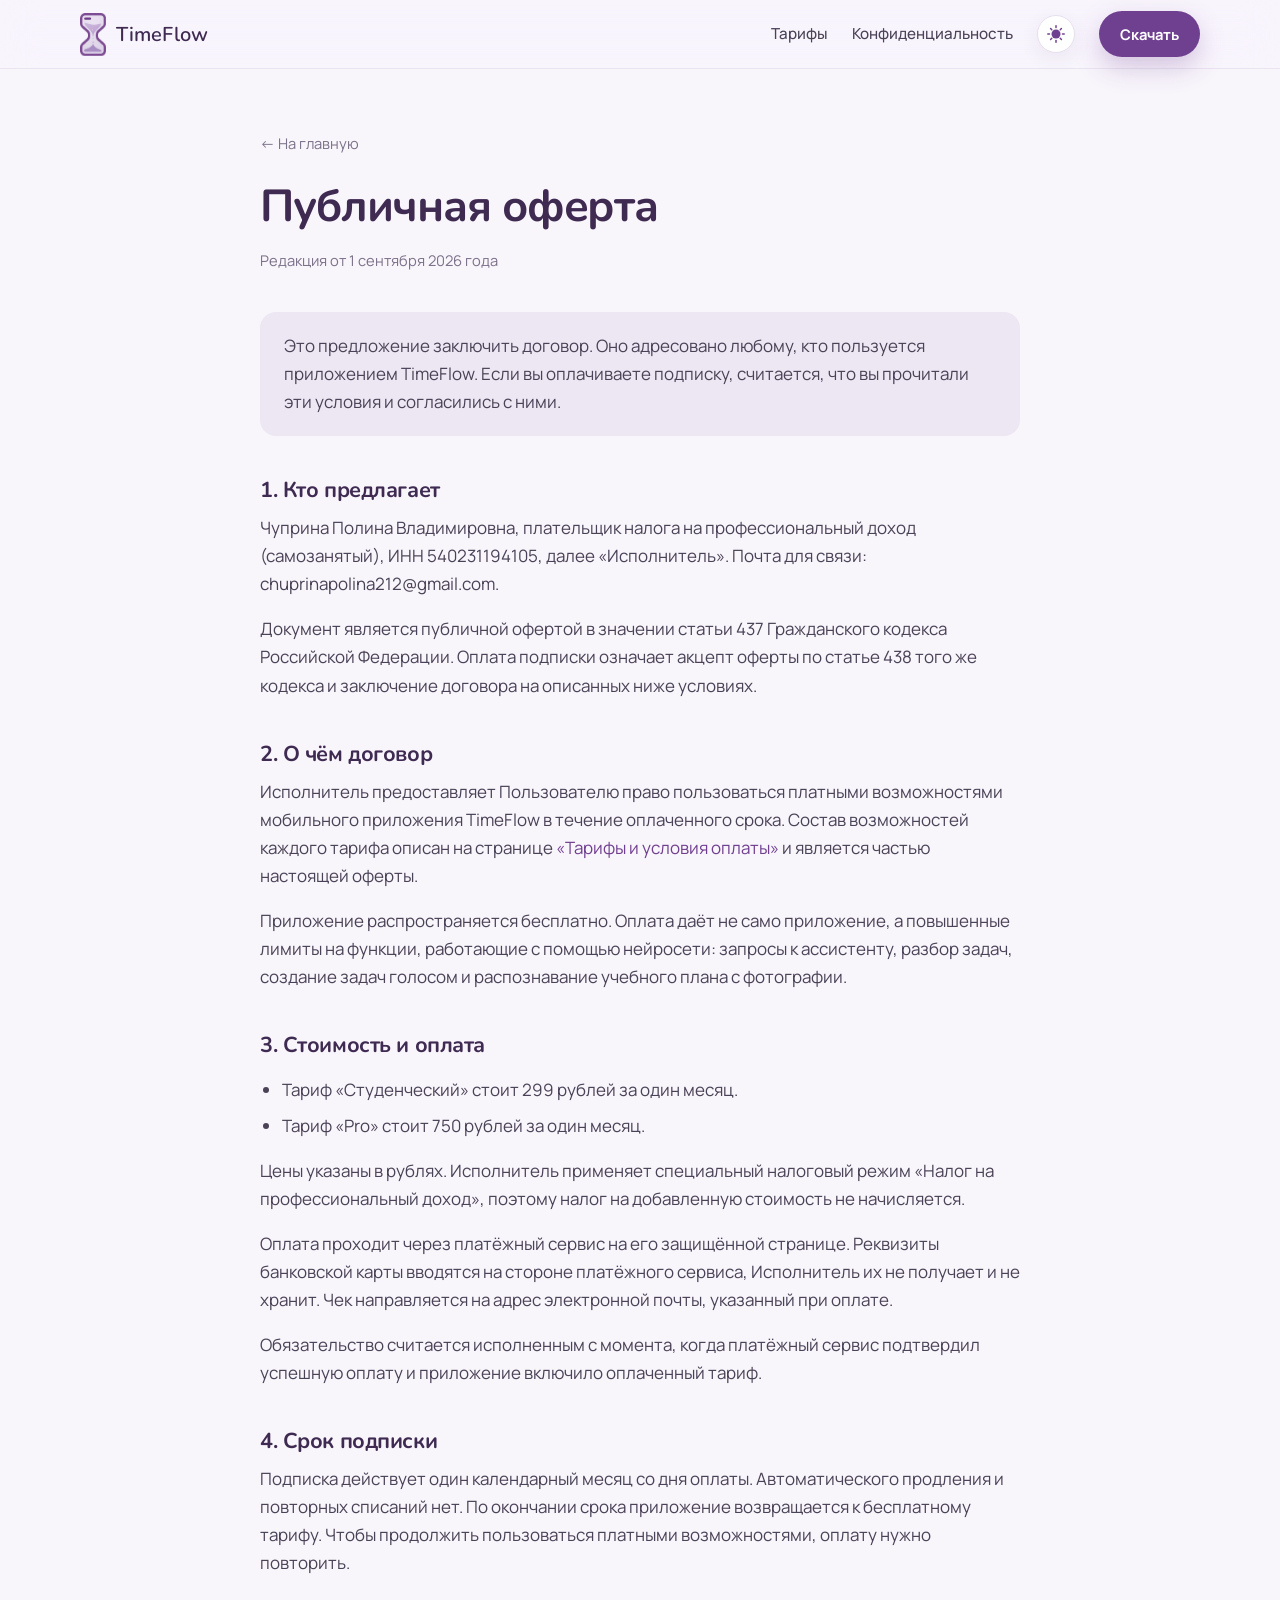
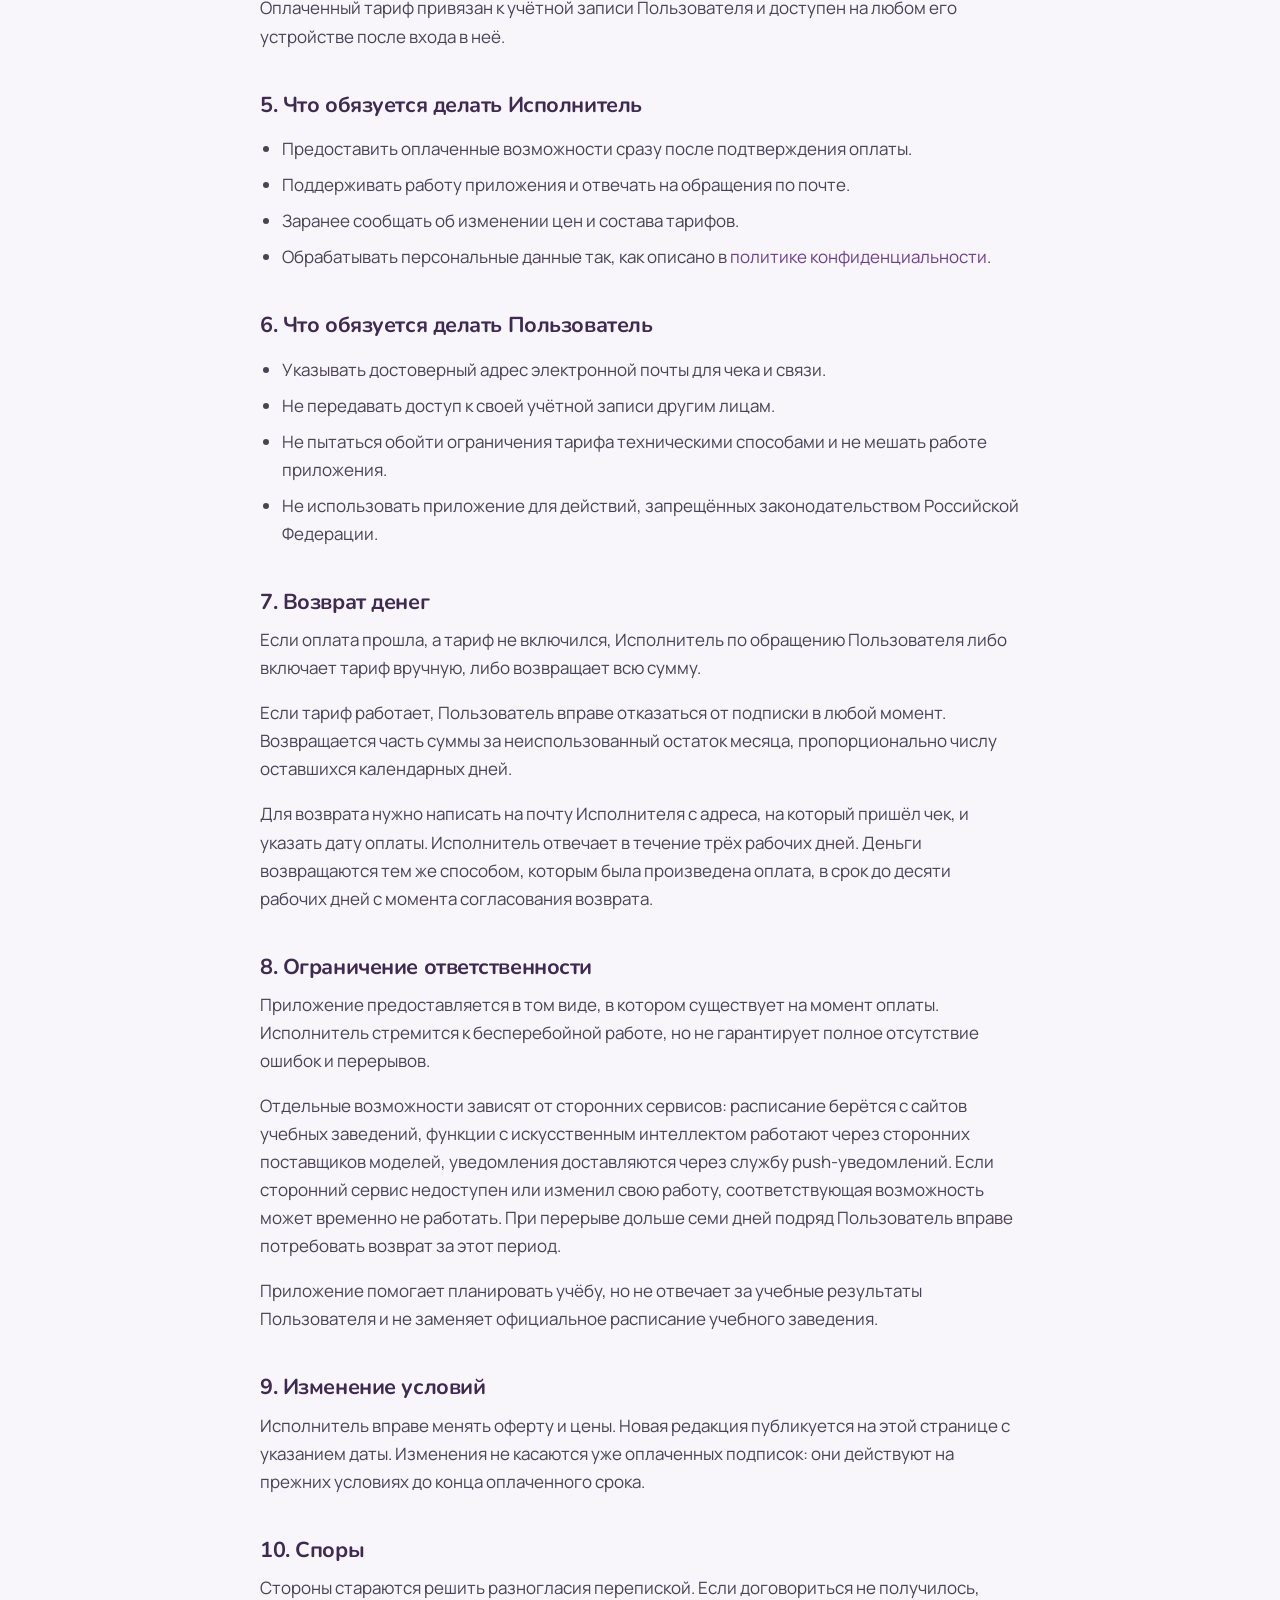
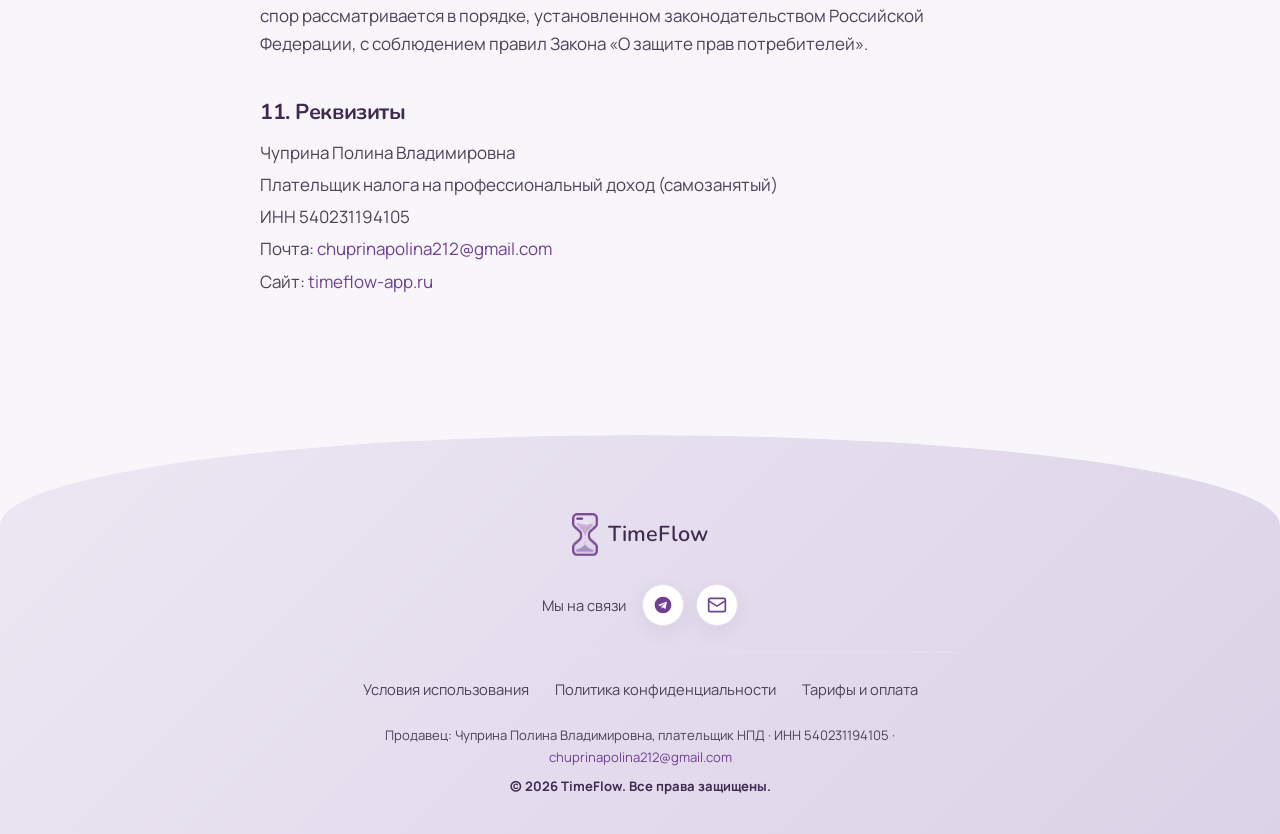
<file: oferta.html>
<!DOCTYPE html>
<html lang="ru">
<head>
<meta charset="utf-8">
<meta name="viewport" content="width=device-width, initial-scale=1">
<!-- Цвет полосы браузера на телефоне; скрипт ниже правит его под тему -->
<meta name="theme-color" content="#f8f5fb">
<title>Публичная оферта — TimeFlow</title>
<meta name="description" content="Публичная оферта на предоставление доступа к платным возможностям приложения TimeFlow.">
<link rel="icon" type="image/png" href="assets/favicon.png">
<link rel="preconnect" href="https://fonts.googleapis.com">
<link rel="preconnect" href="https://fonts.gstatic.com" crossorigin>
<link href="https://fonts.googleapis.com/css2?family=Manrope:wght@400;500;600;700;800&family=Nunito:wght@600;700;800&display=swap" rel="stylesheet">
<link rel="stylesheet" href="assets/style.css">
<!-- Класс js и тему ставим до первой отрисовки.

     Класс js: блоки, которые всплывают при прокрутке, прячутся только
     при живом скрипте. Без него класса нет, прятать некому — и
     страница видна целиком.

     Тема: сначала та, что человек выбрал сам, иначе системная. Код
     стоит здесь, а не в site.js, именно из-за порядка: site.js
     отложенный, и страница успела бы мигнуть светлым. -->
<script>
(function () {
  var root = document.documentElement;
  root.className = "js";
  var pick = null;
  try { pick = localStorage.getItem("tf-theme"); } catch (e) { pick = null; }
  if (pick !== "light" && pick !== "dark") {
    pick = matchMedia("(prefers-color-scheme: dark)").matches ? "dark" : "light";
  }
  root.dataset.theme = pick;
  var bar = document.querySelector('meta[name="theme-color"]');
  if (bar) bar.setAttribute("content", pick === "dark" ? "#131019" : "#f8f5fb");
})();
</script>
<script src="assets/site.js" defer></script>
</head>
<body>

<div class="glow" id="glow" aria-hidden="true"></div>

<!-- Заставка на время загрузки: знак TimeFlow стоит на месте, вокруг
     бежит кольцо — как кольцо прогресса в карточке дня в приложении. -->
<div class="loader" id="loader" aria-hidden="true">
  <div class="loader-in">
    <div class="loader-mark">
      <svg class="loader-ring" viewBox="0 0 120 120" width="148" height="148" aria-hidden="true" focusable="false">
        <circle class="loader-ring-track" cx="60" cy="60" r="55"/>
        <circle class="loader-ring-arc" cx="60" cy="60" r="55" pathLength="100"/>
      </svg>
      <img src="assets/mark.png" alt="" width="52" height="86">
    </div>
    <span class="loader-word">TimeFlow</span>
  </div>
</div>

<header class="top">
  <div class="wrap">
    <a class="brand" href="/"><img src="assets/mark.png" alt="">TimeFlow</a>
    <nav>
      <a href="/tariffs">Тарифы</a>
      <a href="/policy" class="hide-sm">Конфиденциальность</a>
      <button class="theme-switch" id="themeSwitch" type="button"
              aria-label="Включить тёмную тему" aria-pressed="false">
        <svg viewBox="0 0 24 24" aria-hidden="true" focusable="false">
          <!-- Вырез месяца — дырка в маске, а не плашка цвета фона:
               шапка полупрозрачная, плашку было бы видно -->
          <mask id="tfBite">
            <rect x="0" y="0" width="24" height="24" fill="#fff"/>
            <circle class="bite" cx="12" cy="12" r="5.4" fill="#000"/>
          </mask>
          <g class="rays" stroke="currentColor" stroke-width="1.8" stroke-linecap="round" fill="none">
            <path d="M12 2.2v2"/><path d="M12 19.8v2"/>
            <path d="M2.2 12h2"/><path d="M19.8 12h2"/>
            <path d="M5.5 5.5l1.4 1.4"/><path d="M17.1 17.1l1.4 1.4"/>
            <path d="M18.5 5.5l-1.4 1.4"/><path d="M6.9 17.1l-1.4 1.4"/>
          </g>
          <circle class="disc" cx="12" cy="12" r="5.4" mask="url(#tfBite)"/>
        </svg>
      </button>
      <a href="https://github.com/Sanerkaa/timeflow-site/releases/latest/download/TimeFlow.apk" class="btn btn-main btn-sm">Скачать</a>
    </nav>
  </div>
</header>

<div class="doc">
  <div class="narrow">
    <a class="back" href="/">← На главную</a>
    <h1>Публичная оферта</h1>
    <p class="updated">Редакция от 1 сентября 2026 года</p>

    <div class="callout">
      <p>
        Это предложение заключить договор. Оно адресовано любому, кто
        пользуется приложением TimeFlow. Если вы оплачиваете подписку,
        считается, что вы прочитали эти условия и согласились с ними.
      </p>
    </div>

    <h2>1. Кто предлагает</h2>

    <p>
      Чуприна Полина Владимировна, плательщик налога на
      профессиональный доход (самозанятый), ИНН
      540231194105, далее «Исполнитель».
      Почта для связи: chuprinapolina212@gmail.com.
    </p>

    <p>
      Документ является публичной офертой в значении статьи 437
      Гражданского кодекса Российской Федерации. Оплата подписки означает
      акцепт оферты по статье 438 того же кодекса и заключение договора на
      описанных ниже условиях.
    </p>

    <h2>2. О чём договор</h2>

    <p>
      Исполнитель предоставляет Пользователю право пользоваться платными
      возможностями мобильного приложения TimeFlow в течение оплаченного
      срока. Состав возможностей каждого тарифа описан на странице
      <a href="/tariffs">«Тарифы и условия оплаты»</a> и является частью
      настоящей оферты.
    </p>

    <p>
      Приложение распространяется бесплатно. Оплата даёт не само приложение,
      а повышенные лимиты на функции, работающие с помощью нейросети:
      запросы к ассистенту, разбор задач, создание задач голосом и
      распознавание учебного плана с фотографии.
    </p>

    <h2>3. Стоимость и оплата</h2>

    <ul>
      <li>Тариф «Студенческий» стоит 299 рублей за один месяц.</li>
      <li>Тариф «Pro» стоит 750 рублей за один месяц.</li>
    </ul>

    <p>
      Цены указаны в рублях. Исполнитель применяет специальный налоговый
      режим «Налог на профессиональный доход», поэтому налог на добавленную
      стоимость не начисляется.
    </p>

    <p>
      Оплата проходит через платёжный сервис на его защищённой странице.
      Реквизиты банковской карты вводятся на стороне платёжного сервиса,
      Исполнитель их не получает и не хранит. Чек направляется на адрес
      электронной почты, указанный при оплате.
    </p>

    <p>
      Обязательство считается исполненным с момента, когда платёжный сервис
      подтвердил успешную оплату и приложение включило оплаченный тариф.
    </p>

    <h2>4. Срок подписки</h2>

    <p>
      Подписка действует один календарный месяц со дня оплаты.
      Автоматического продления и повторных списаний нет. По окончании срока
      приложение возвращается к бесплатному тарифу. Чтобы продолжить
      пользоваться платными возможностями, оплату нужно повторить.
    </p>

    <p>
      Оплаченный тариф привязан к учётной записи Пользователя и доступен на
      любом его устройстве после входа в неё.
    </p>

    <h2>5. Что обязуется делать Исполнитель</h2>

    <ul>
      <li>Предоставить оплаченные возможности сразу после подтверждения оплаты.</li>
      <li>Поддерживать работу приложения и отвечать на обращения по почте.</li>
      <li>Заранее сообщать об изменении цен и состава тарифов.</li>
      <li>
        Обрабатывать персональные данные так, как описано в
        <a href="/policy">политике конфиденциальности</a>.
      </li>
    </ul>

    <h2>6. Что обязуется делать Пользователь</h2>

    <ul>
      <li>Указывать достоверный адрес электронной почты для чека и связи.</li>
      <li>Не передавать доступ к своей учётной записи другим лицам.</li>
      <li>
        Не пытаться обойти ограничения тарифа техническими способами и не
        мешать работе приложения.
      </li>
      <li>
        Не использовать приложение для действий, запрещённых
        законодательством Российской Федерации.
      </li>
    </ul>

    <h2>7. Возврат денег</h2>

    <p>
      Если оплата прошла, а тариф не включился, Исполнитель по обращению
      Пользователя либо включает тариф вручную, либо возвращает всю сумму.
    </p>

    <p>
      Если тариф работает, Пользователь вправе отказаться от подписки в
      любой момент. Возвращается часть суммы за неиспользованный остаток
      месяца, пропорционально числу оставшихся календарных дней.
    </p>

    <p>
      Для возврата нужно написать на почту Исполнителя с адреса, на который
      пришёл чек, и указать дату оплаты. Исполнитель отвечает в течение трёх
      рабочих дней. Деньги возвращаются тем же способом, которым была
      произведена оплата, в срок до десяти рабочих дней с момента
      согласования возврата.
    </p>

    <h2>8. Ограничение ответственности</h2>

    <p>
      Приложение предоставляется в том виде, в котором существует на момент
      оплаты. Исполнитель стремится к бесперебойной работе, но не гарантирует
      полное отсутствие ошибок и перерывов.
    </p>

    <p>
      Отдельные возможности зависят от сторонних сервисов: расписание
      берётся с сайтов учебных заведений, функции с искусственным интеллектом
      работают через сторонних поставщиков моделей, уведомления доставляются
      через службу push-уведомлений. Если сторонний сервис недоступен или
      изменил свою работу, соответствующая возможность может временно не
      работать. При перерыве дольше семи дней подряд Пользователь вправе
      потребовать возврат за этот период.
    </p>

    <p>
      Приложение помогает планировать учёбу, но не отвечает за учебные
      результаты Пользователя и не заменяет официальное расписание учебного
      заведения.
    </p>

    <h2>9. Изменение условий</h2>

    <p>
      Исполнитель вправе менять оферту и цены. Новая редакция публикуется на
      этой странице с указанием даты. Изменения не касаются уже оплаченных
      подписок: они действуют на прежних условиях до конца оплаченного
      срока.
    </p>

    <h2>10. Споры</h2>

    <p>
      Стороны стараются решить разногласия перепиской. Если договориться не
      получилось, спор рассматривается в порядке, установленном
      законодательством Российской Федерации, с соблюдением правил Закона
      «О защите прав потребителей».
    </p>

    <h2>11. Реквизиты</h2>

    <p class="requisites">
      Чуприна Полина Владимировна<br>
      Плательщик налога на профессиональный доход (самозанятый)<br>
      ИНН 540231194105<br>
      Почта: <a href="mailto:chuprinapolina212@gmail.com">chuprinapolina212@gmail.com</a><br>
      Сайт: <a href="https://timeflow-app.ru">timeflow-app.ru</a>
    </p>
  </div>
</div>

<footer class="foot">
  <div class="foot-arc">
    <div class="wrap">
      <a class="brand foot-brand" href="/"><img src="assets/mark.png" alt="">TimeFlow</a>

      <div class="foot-follow">
        <span>Мы на связи</span>
        <a class="foot-icon" href="https://t.me/TimeFlowUpdater_bot" aria-label="TimeFlow в Telegram">
          <svg viewBox="0 0 24 24" aria-hidden="true" focusable="false"><path fill="currentColor" d="M12 2a10 10 0 1 0 0 20 10 10 0 0 0 0-20Zm4.64 6.8-1.57 7.4c-.12.53-.43.66-.87.41l-2.4-1.77-1.16 1.12c-.13.13-.24.24-.49.24l.17-2.45 4.46-4.03c.19-.17-.04-.27-.3-.1l-5.51 3.47-2.37-.74c-.52-.16-.53-.52.11-.77l9.27-3.57c.43-.16.81.1.66.79Z"/></svg>
        </a>
        <a class="foot-icon" href="mailto:chuprinapolina212@gmail.com" aria-label="Написать на почту">
          <svg viewBox="0 0 24 24" aria-hidden="true" focusable="false" fill="none" stroke="currentColor" stroke-width="2" stroke-linecap="round" stroke-linejoin="round"><rect x="2" y="4" width="20" height="16" rx="2"/><path d="m22 7-8.97 5.7a1.94 1.94 0 0 1-2.06 0L2 7"/></svg>
        </a>
      </div>

      <nav class="foot-links" aria-label="Документы">
        <a href="/oferta">Условия использования</a>
        <a href="/policy">Политика конфиденциальности</a>
        <a href="/tariffs">Тарифы и оплата</a>
      </nav>

      <p class="foot-legal">
        Продавец: Чуприна Полина Владимировна, плательщик НПД · ИНН 540231194105 ·
        <a href="mailto:chuprinapolina212@gmail.com">chuprinapolina212@gmail.com</a>
      </p>
      <p class="foot-copy">© 2026 TimeFlow. Все права защищены.</p>
    </div>
  </div>
</footer>


</body>
</html>
</file>
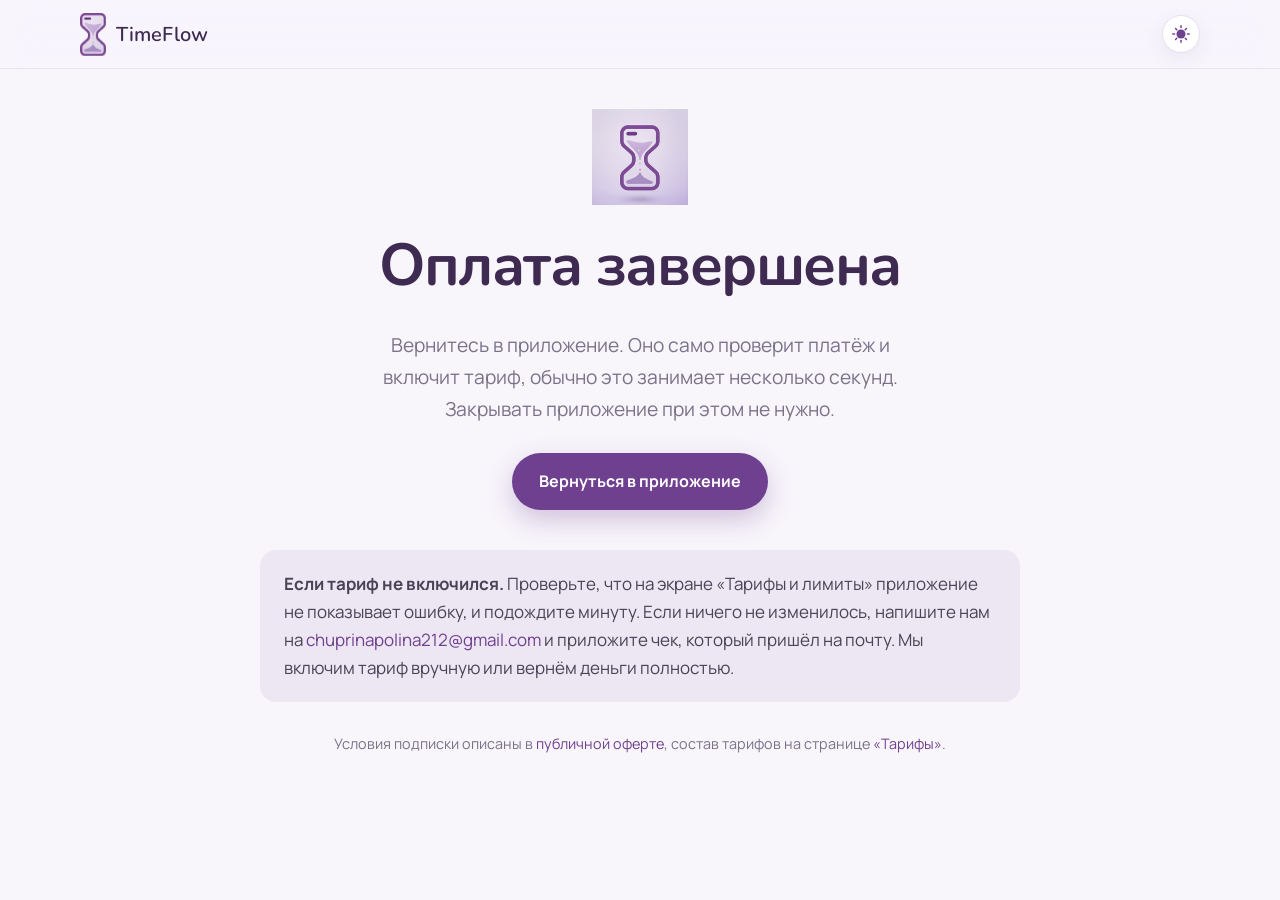
<file: payment.html>
<!DOCTYPE html>
<html lang="ru">
<head>
<meta charset="utf-8">
<meta name="viewport" content="width=device-width, initial-scale=1">
<!-- Цвет полосы браузера на телефоне; скрипт ниже правит его под тему -->
<meta name="theme-color" content="#f8f5fb">
<title>Оплата завершена — TimeFlow</title>
<meta name="robots" content="noindex">
<link rel="icon" type="image/png" href="assets/favicon.png">
<link rel="preconnect" href="https://fonts.googleapis.com">
<link rel="preconnect" href="https://fonts.gstatic.com" crossorigin>
<link href="https://fonts.googleapis.com/css2?family=Manrope:wght@400;500;600;700;800&family=Nunito:wght@600;700;800&display=swap" rel="stylesheet">
<link rel="stylesheet" href="assets/style.css">
<!-- Класс js и тему ставим до первой отрисовки.

     Класс js: блоки, которые всплывают при прокрутке, прячутся только
     при живом скрипте. Без него класса нет, прятать некому — и
     страница видна целиком.

     Тема: сначала та, что человек выбрал сам, иначе системная. Код
     стоит здесь, а не в site.js, именно из-за порядка: site.js
     отложенный, и страница успела бы мигнуть светлым. -->
<script>
(function () {
  var root = document.documentElement;
  root.className = "js";
  var pick = null;
  try { pick = localStorage.getItem("tf-theme"); } catch (e) { pick = null; }
  if (pick !== "light" && pick !== "dark") {
    pick = matchMedia("(prefers-color-scheme: dark)").matches ? "dark" : "light";
  }
  root.dataset.theme = pick;
  var bar = document.querySelector('meta[name="theme-color"]');
  if (bar) bar.setAttribute("content", pick === "dark" ? "#131019" : "#f8f5fb");
})();
</script>
<script src="assets/site.js" defer></script>
</head>
<body>

<div class="glow" id="glow" aria-hidden="true"></div>

<!-- Заставка на время загрузки: знак TimeFlow стоит на месте, вокруг
     бежит кольцо — как кольцо прогресса в карточке дня в приложении. -->
<div class="loader" id="loader" aria-hidden="true">
  <div class="loader-in">
    <div class="loader-mark">
      <svg class="loader-ring" viewBox="0 0 120 120" width="148" height="148" aria-hidden="true" focusable="false">
        <circle class="loader-ring-track" cx="60" cy="60" r="55"/>
        <circle class="loader-ring-arc" cx="60" cy="60" r="55" pathLength="100"/>
      </svg>
      <img src="assets/mark.png" alt="" width="52" height="86">
    </div>
    <span class="loader-word">TimeFlow</span>
  </div>
</div>

<header class="top">
  <div class="wrap">
    <a class="brand" href="/"><img src="assets/mark.png" alt="">TimeFlow</a>
    <nav>
      <button class="theme-switch" id="themeSwitch" type="button"
              aria-label="Включить тёмную тему" aria-pressed="false">
        <svg viewBox="0 0 24 24" aria-hidden="true" focusable="false">
          <!-- Вырез месяца — дырка в маске, а не плашка цвета фона:
               шапка полупрозрачная, плашку было бы видно -->
          <mask id="tfBite">
            <rect x="0" y="0" width="24" height="24" fill="#fff"/>
            <circle class="bite" cx="12" cy="12" r="5.4" fill="#000"/>
          </mask>
          <g class="rays" stroke="currentColor" stroke-width="1.8" stroke-linecap="round" fill="none">
            <path d="M12 2.2v2"/><path d="M12 19.8v2"/>
            <path d="M2.2 12h2"/><path d="M19.8 12h2"/>
            <path d="M5.5 5.5l1.4 1.4"/><path d="M17.1 17.1l1.4 1.4"/>
            <path d="M18.5 5.5l-1.4 1.4"/><path d="M6.9 17.1l-1.4 1.4"/>
          </g>
          <circle class="disc" cx="12" cy="12" r="5.4" mask="url(#tfBite)"/>
        </svg>
      </button>
    </nav>
  </div>
</header>

<div class="done">
  <div class="narrow">
    <img src="assets/icon-180.png" alt="">
    <h1>Оплата завершена</h1>
    <p class="lead">
      Вернитесь в приложение. Оно само проверит платёж и включит тариф,
      обычно это занимает несколько секунд. Закрывать приложение при этом
      не нужно.
    </p>

    <div class="hero-actions" style="justify-content:center">
      <a class="btn btn-main" href="timeflow://payment">Вернуться в приложение</a>
    </div>

    <div class="callout" style="text-align:left;margin-top:40px">
      <p>
        <strong>Если тариф не включился.</strong> Проверьте, что на экране
        «Тарифы и лимиты» приложение не показывает ошибку, и подождите
        минуту. Если ничего не изменилось, напишите нам на
        <a href="mailto:chuprinapolina212@gmail.com">chuprinapolina212@gmail.com</a>
        и приложите чек, который пришёл на почту. Мы включим тариф вручную
        или вернём деньги полностью.
      </p>
    </div>

    <p style="margin-top:30px;font-size:.9rem;color:var(--muted)">
      Условия подписки описаны в <a href="/oferta">публичной оферте</a>,
      состав тарифов на странице <a href="/tariffs">«Тарифы»</a>.
    </p>
  </div>
</div>


</body>
</html>
</file>
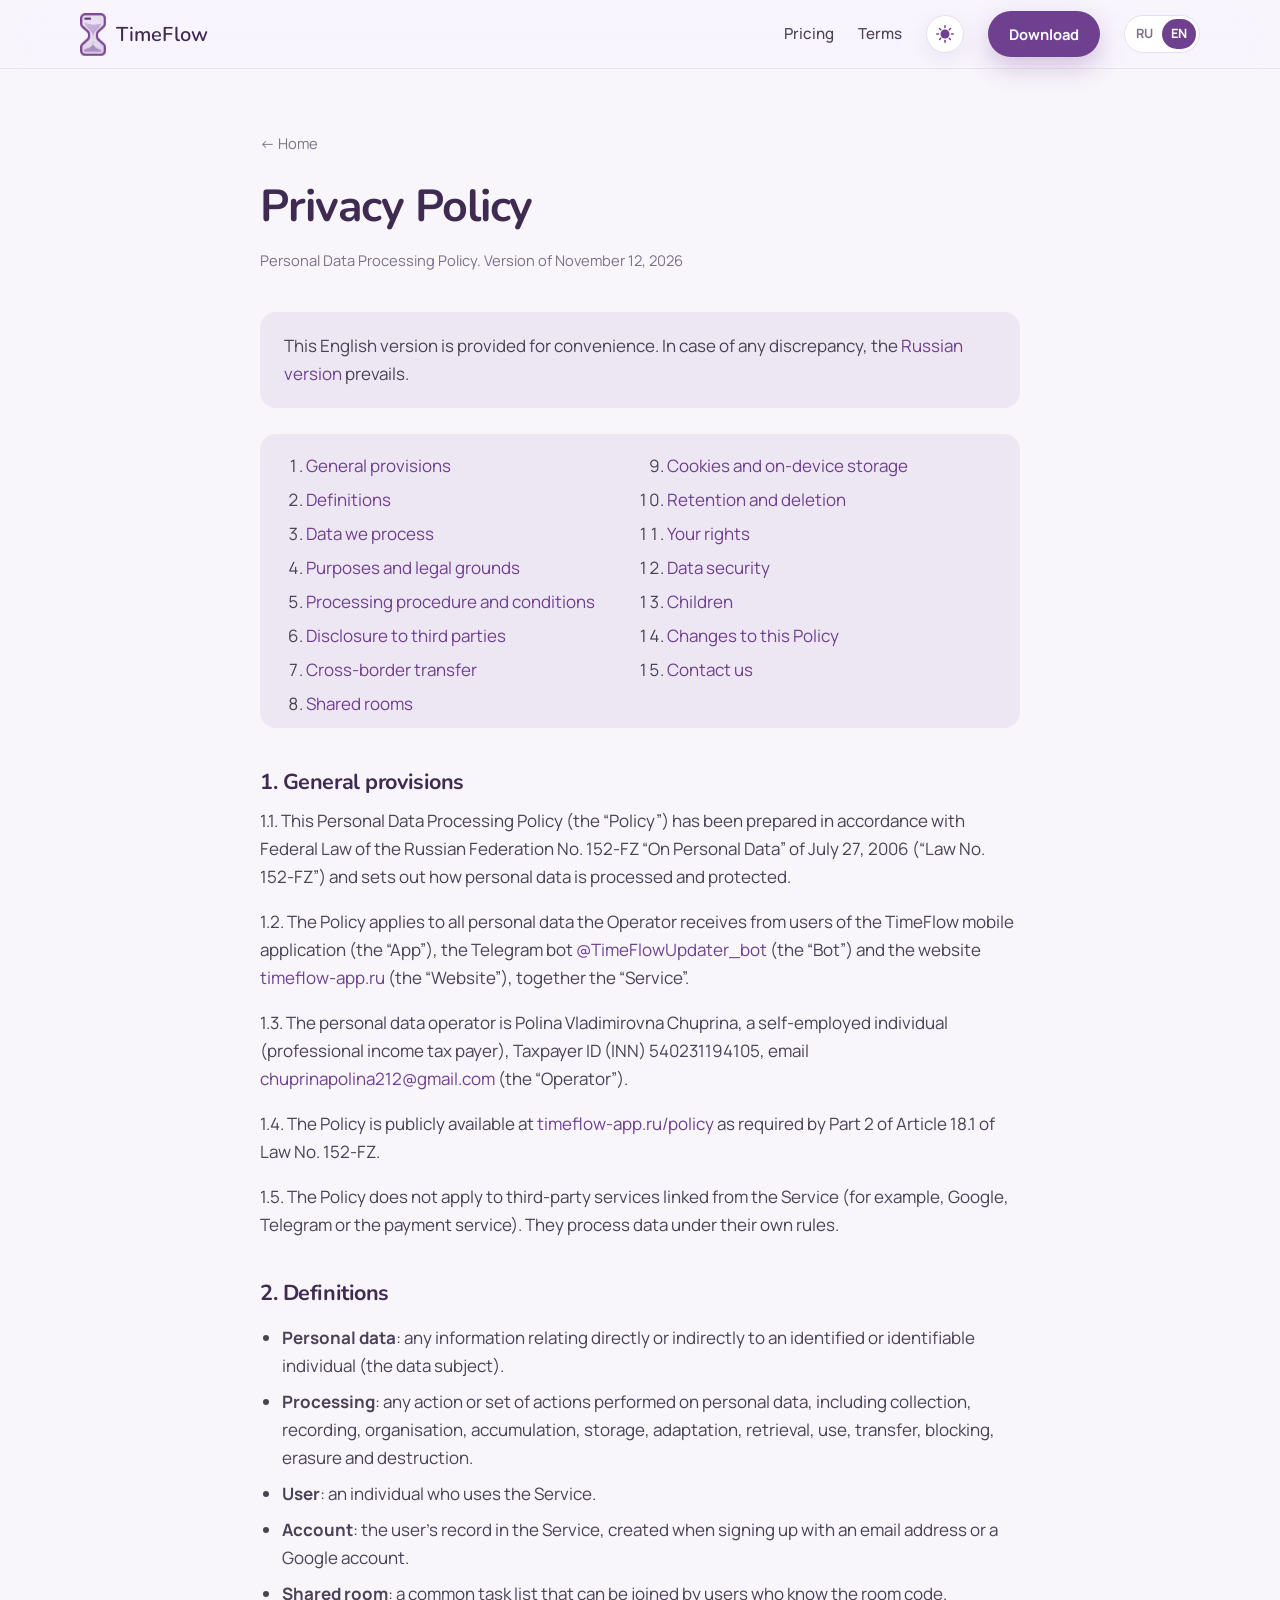
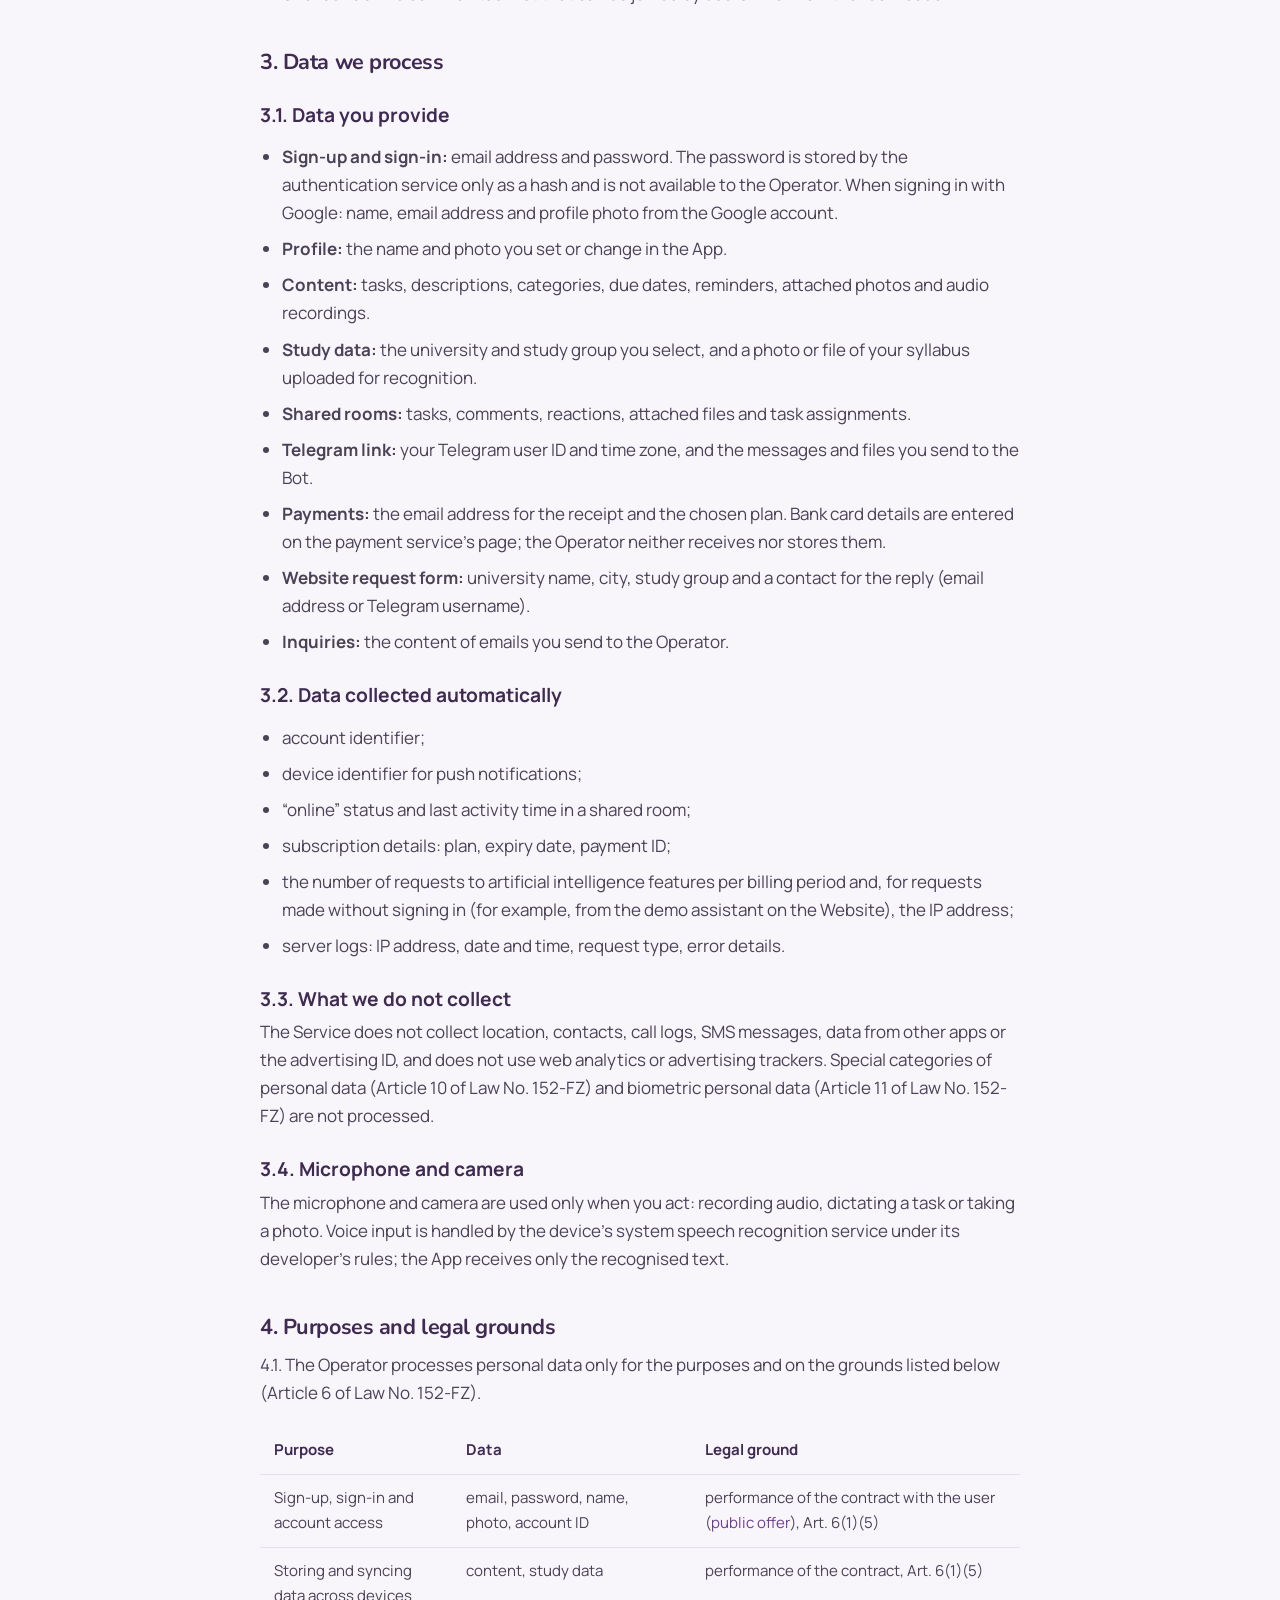
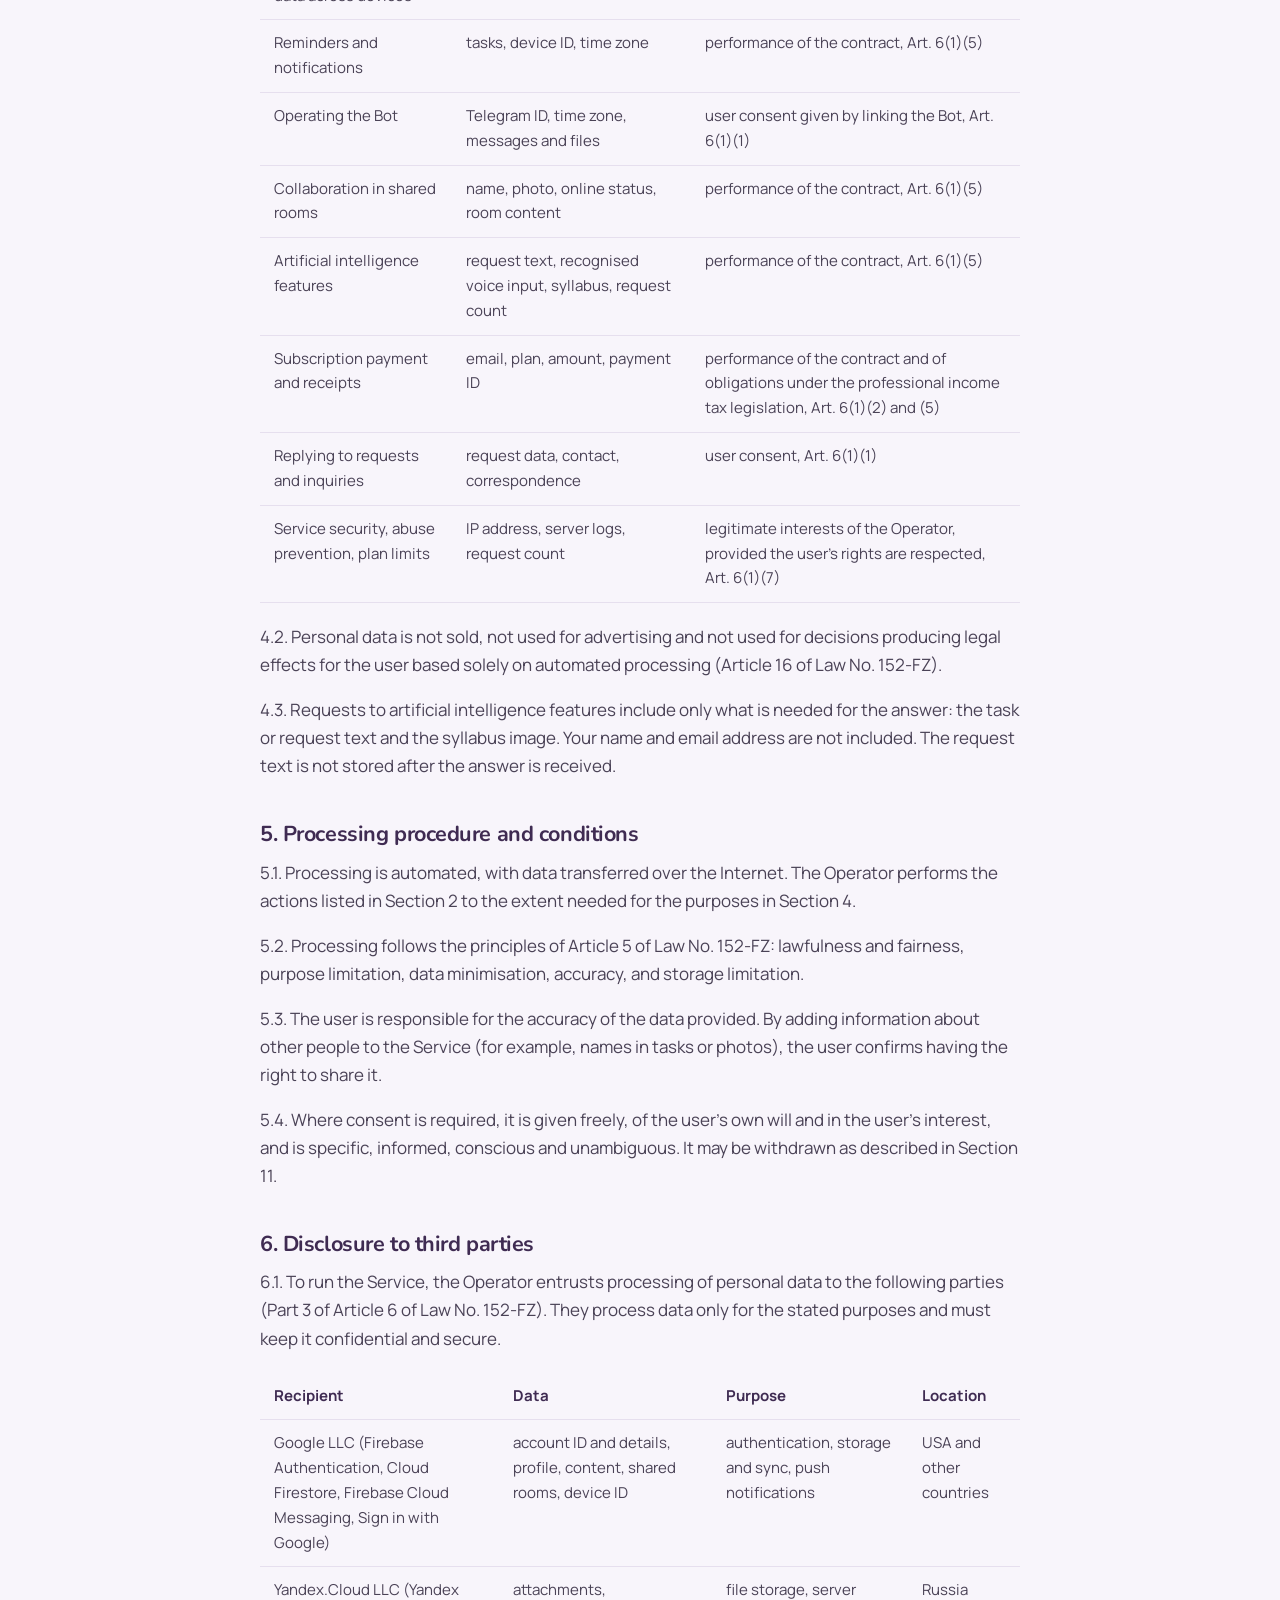
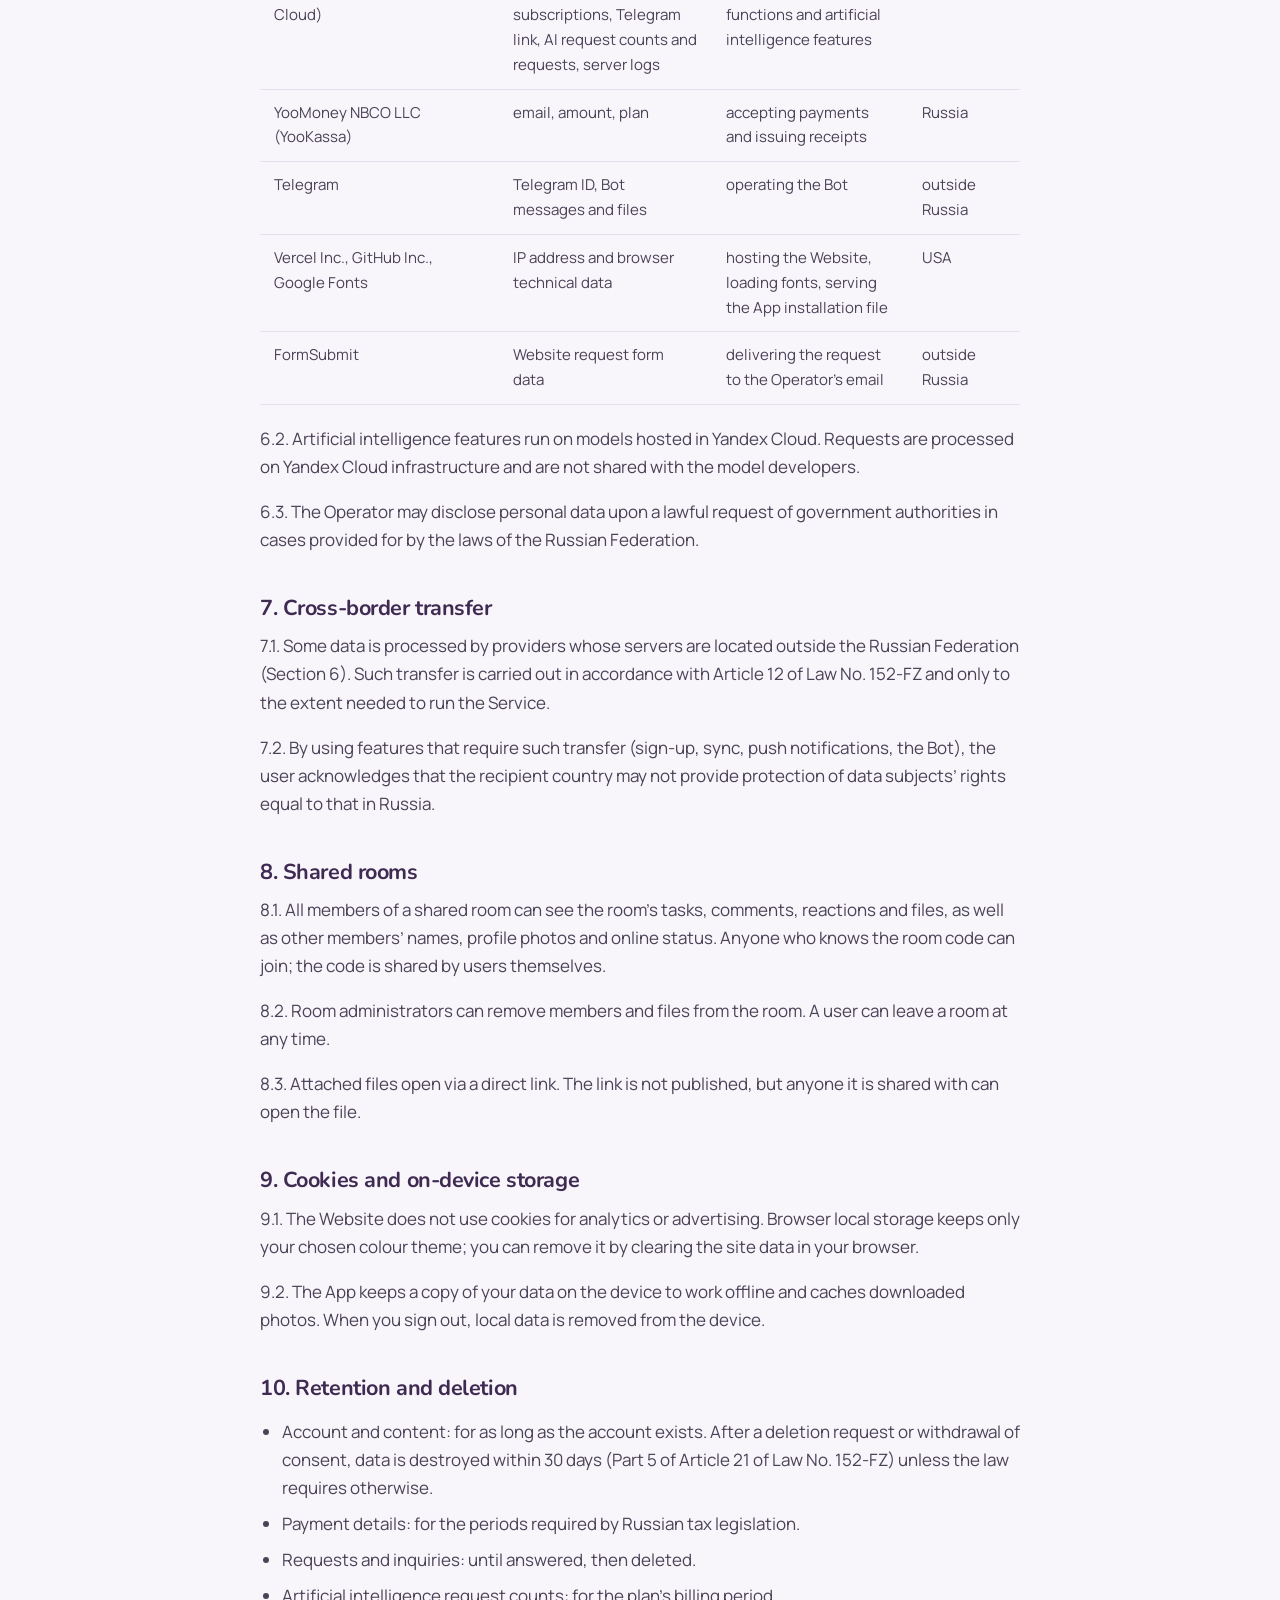
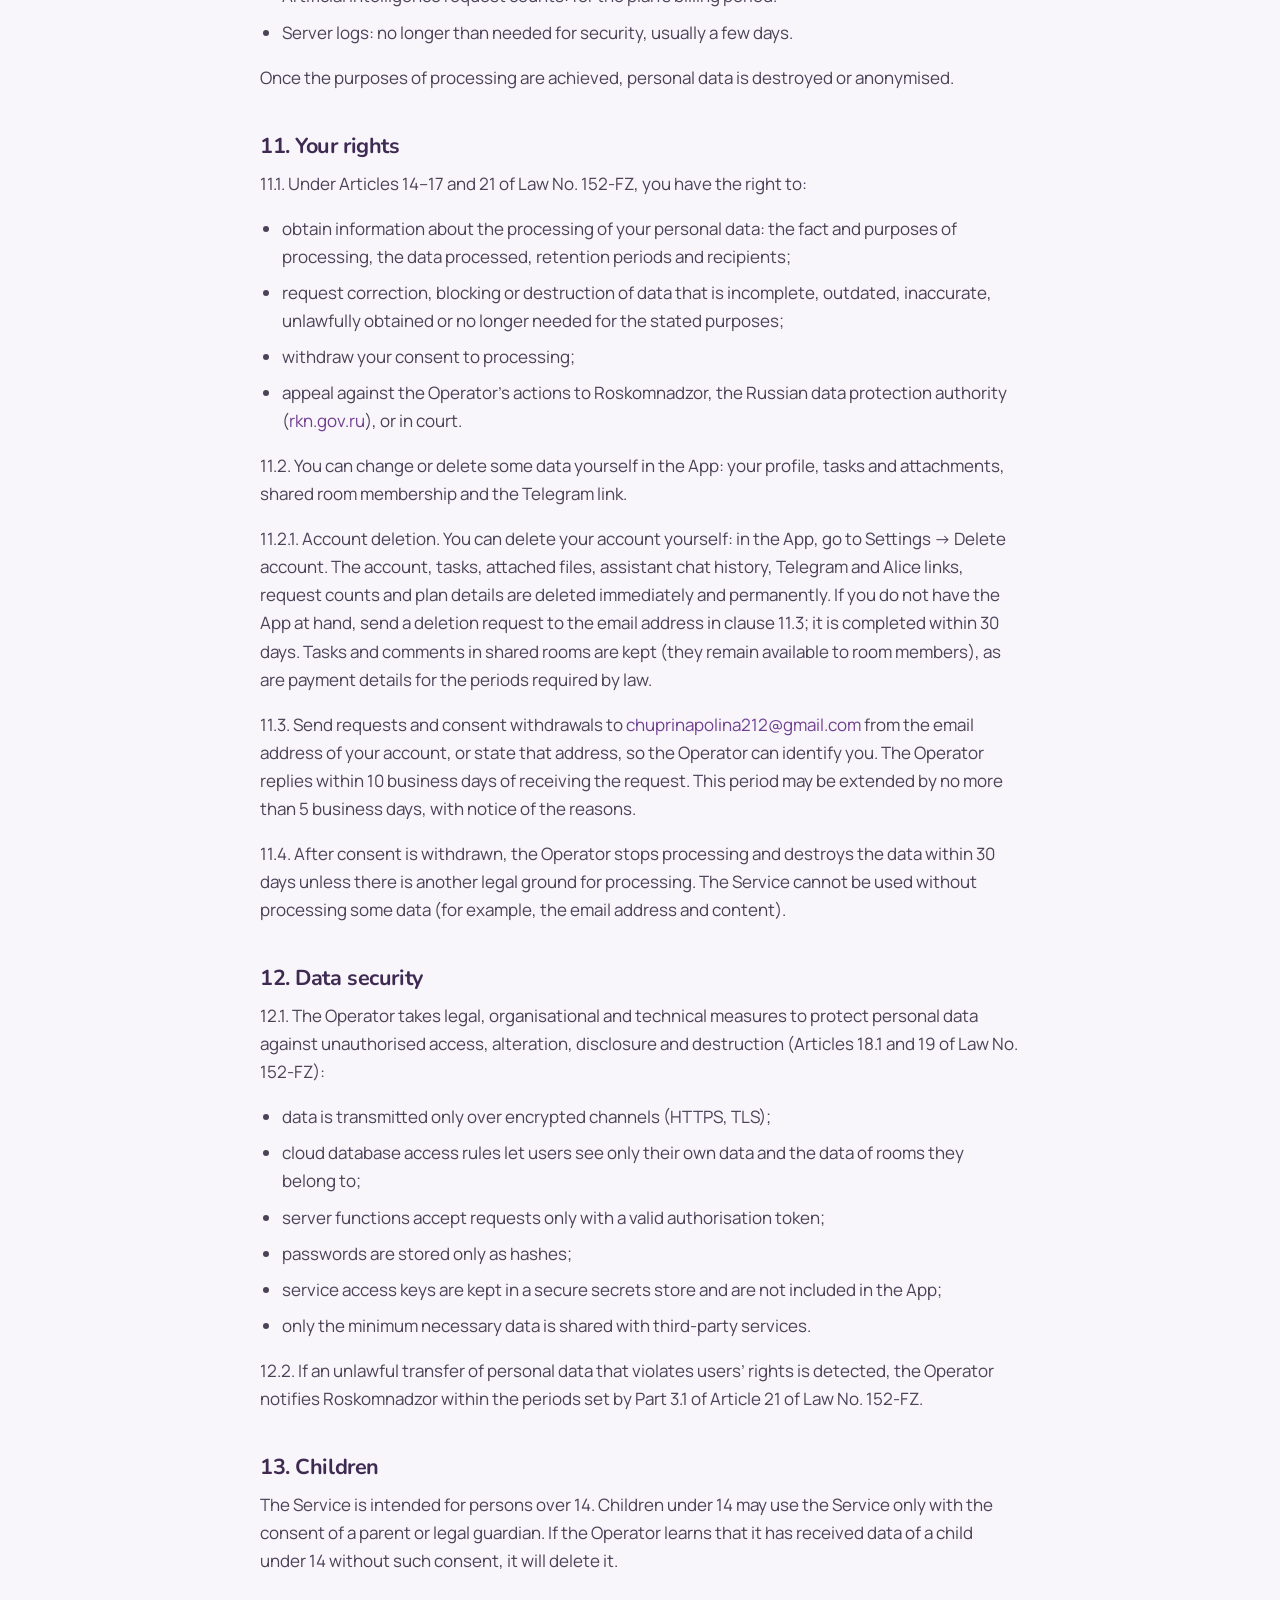
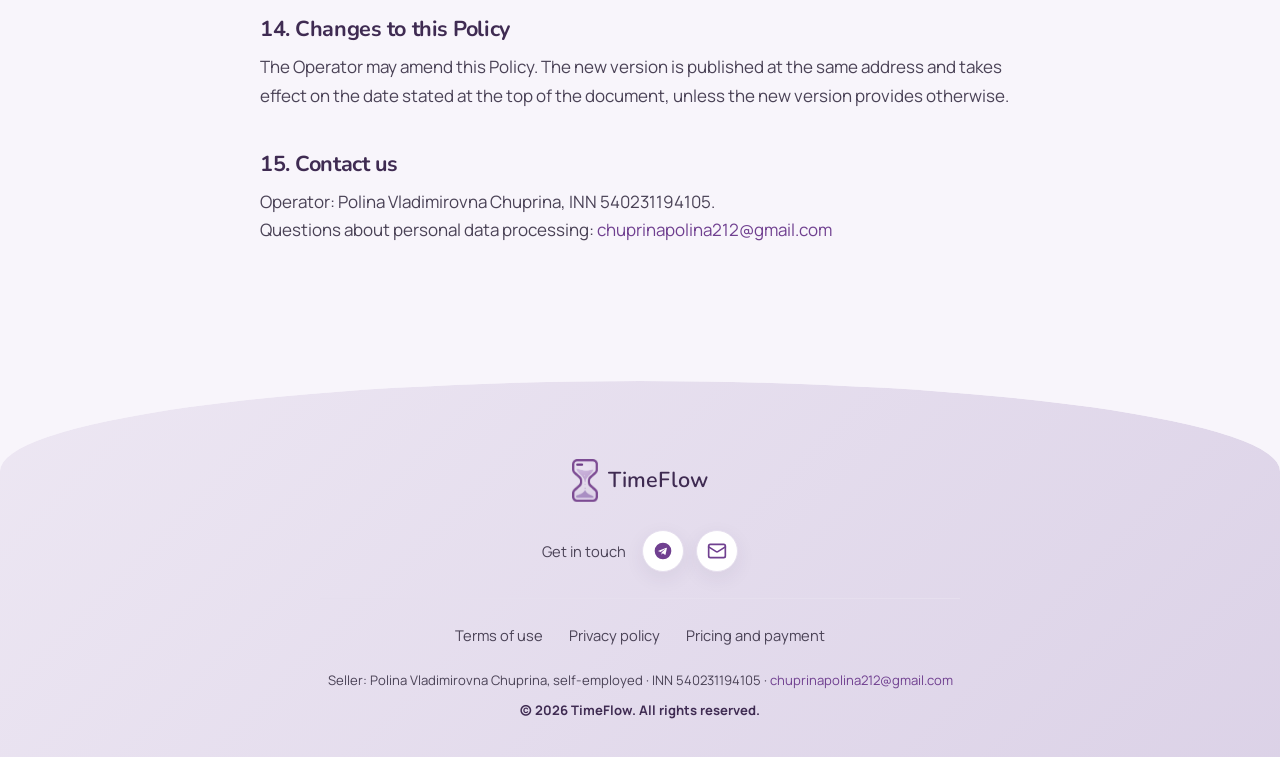
<file: policy-en.html>
<!DOCTYPE html>
<html lang="en">
<head>
<meta charset="utf-8">
<meta name="viewport" content="width=device-width, initial-scale=1">
<!-- Цвет полосы браузера на телефоне; скрипт ниже правит его под тему -->
<meta name="theme-color" content="#f8f5fb">
<title>Privacy Policy · TimeFlow</title>
<meta name="description" content="TimeFlow Privacy Policy under Russian Federal Law No. 152-FZ: what data is collected, why, who receives it and how to delete it.">
<link rel="alternate" hreflang="ru" href="https://timeflow-app.ru/policy">
<link rel="alternate" hreflang="en" href="https://timeflow-app.ru/policy-en">
<link rel="icon" type="image/png" href="assets/favicon.png">
<link rel="preconnect" href="https://fonts.googleapis.com">
<link rel="preconnect" href="https://fonts.gstatic.com" crossorigin>
<link href="https://fonts.googleapis.com/css2?family=Manrope:wght@400;500;600;700;800&family=Nunito:wght@600;700;800&display=swap" rel="stylesheet">
<link rel="stylesheet" href="assets/style.css">
<!-- Класс js и тему ставим до первой отрисовки.

     Класс js: блоки, которые всплывают при прокрутке, прячутся только
     при живом скрипте. Без него класса нет, прятать некому — и
     страница видна целиком.

     Тема: сначала та, что человек выбрал сам, иначе системная. Код
     стоит здесь, а не в site.js, именно из-за порядка: site.js
     отложенный, и страница успела бы мигнуть светлым. -->
<script>
(function () {
  var root = document.documentElement;
  root.className = "js";
  var pick = null;
  try { pick = localStorage.getItem("tf-theme"); } catch (e) { pick = null; }
  if (pick !== "light" && pick !== "dark") {
    pick = matchMedia("(prefers-color-scheme: dark)").matches ? "dark" : "light";
  }
  root.dataset.theme = pick;
  var bar = document.querySelector('meta[name="theme-color"]');
  if (bar) bar.setAttribute("content", pick === "dark" ? "#131019" : "#f8f5fb");
})();
</script>
<script src="assets/site.js" defer></script>
</head>
<body>

<div class="glow" id="glow" aria-hidden="true"></div>

<!-- Заставка на время загрузки: знак TimeFlow стоит на месте, вокруг
     бежит кольцо — как кольцо прогресса в карточке дня в приложении. -->
<div class="loader" id="loader" aria-hidden="true">
  <div class="loader-in">
    <div class="loader-mark">
      <svg class="loader-ring" viewBox="0 0 120 120" width="148" height="148" aria-hidden="true" focusable="false">
        <circle class="loader-ring-track" cx="60" cy="60" r="55"/>
        <circle class="loader-ring-arc" cx="60" cy="60" r="55" pathLength="100"/>
      </svg>
      <img src="assets/mark.png" alt="" width="52" height="86">
    </div>
    <span class="loader-word">TimeFlow</span>
  </div>
</div>

<header class="top">
  <div class="wrap">
    <a class="brand" href="/"><img src="assets/mark.png" alt="">TimeFlow</a>
    <nav>
      <a href="/tariffs">Pricing</a>
      <a href="/oferta" class="hide-sm">Terms</a>
      <button class="theme-switch" id="themeSwitch" type="button"
              aria-label="Switch to dark theme" aria-pressed="false">
        <svg viewBox="0 0 24 24" aria-hidden="true" focusable="false">
          <!-- Вырез месяца — дырка в маске, а не плашка цвета фона:
               шапка полупрозрачная, плашку было бы видно -->
          <mask id="tfBite">
            <rect x="0" y="0" width="24" height="24" fill="#fff"/>
            <circle class="bite" cx="12" cy="12" r="5.4" fill="#000"/>
          </mask>
          <g class="rays" stroke="currentColor" stroke-width="1.8" stroke-linecap="round" fill="none">
            <path d="M12 2.2v2"/><path d="M12 19.8v2"/>
            <path d="M2.2 12h2"/><path d="M19.8 12h2"/>
            <path d="M5.5 5.5l1.4 1.4"/><path d="M17.1 17.1l1.4 1.4"/>
            <path d="M18.5 5.5l-1.4 1.4"/><path d="M6.9 17.1l-1.4 1.4"/>
          </g>
          <circle class="disc" cx="12" cy="12" r="5.4" mask="url(#tfBite)"/>
        </svg>
      </button>
      <a href="https://github.com/Sanerkaa/timeflow-site/releases/latest/download/TimeFlow.apk" class="btn btn-main btn-sm">Download</a>
      <div class="lang-switch" role="group" aria-label="Language">
        <a href="/policy" lang="ru" hreflang="ru">RU</a>
        <a href="/policy-en" lang="en" hreflang="en" aria-current="page">EN</a>
      </div>
    </nav>
  </div>
</header>

<div class="doc">
  <div class="narrow">
    <a class="back" href="/">← Home</a>
    <h1>Privacy Policy</h1>
    <p class="updated">Personal Data Processing Policy. Version of November 12, 2026</p>

    <p class="callout">
      This English version is provided for convenience. In case of any
      discrepancy, the <a href="/policy" hreflang="ru">Russian version</a>
      prevails.
    </p>

    <nav class="toc" aria-label="Contents">
      <ol>
        <li><a href="#general">General provisions</a></li>
        <li><a href="#terms">Definitions</a></li>
        <li><a href="#data">Data we process</a></li>
        <li><a href="#purposes">Purposes and legal grounds</a></li>
        <li><a href="#conditions">Processing procedure and conditions</a></li>
        <li><a href="#processors">Disclosure to third parties</a></li>
        <li><a href="#crossborder">Cross-border transfer</a></li>
        <li><a href="#rooms">Shared rooms</a></li>
        <li><a href="#storage">Cookies and on-device storage</a></li>
        <li><a href="#retention">Retention and deletion</a></li>
        <li><a href="#rights">Your rights</a></li>
        <li><a href="#security">Data security</a></li>
        <li><a href="#children">Children</a></li>
        <li><a href="#changes">Changes to this Policy</a></li>
        <li><a href="#contacts">Contact us</a></li>
      </ol>
    </nav>

    <h2 id="general">1. General provisions</h2>
    <p>
      1.1. This Personal Data Processing Policy (the “Policy”) has been
      prepared in accordance with Federal Law of the Russian Federation
      No. 152-FZ “On Personal Data” of July 27, 2006 (“Law No. 152-FZ”) and
      sets out how personal data is processed and protected.
    </p>
    <p>
      1.2. The Policy applies to all personal data the Operator receives from
      users of the TimeFlow mobile application (the “App”), the Telegram bot
      <a href="https://t.me/TimeFlowUpdater_bot">@TimeFlowUpdater_bot</a>
      (the “Bot”) and the website
      <a href="https://timeflow-app.ru">timeflow-app.ru</a>
      (the “Website”), together the “Service”.
    </p>
    <p>
      1.3. The personal data operator is Polina Vladimirovna Chuprina, a
      self-employed individual (professional income tax payer), Taxpayer ID
      (INN) 540231194105, email
      <a href="mailto:chuprinapolina212@gmail.com">chuprinapolina212@gmail.com</a>
      (the “Operator”).
    </p>
    <p>
      1.4. The Policy is publicly available at
      <a href="https://timeflow-app.ru/policy">timeflow-app.ru/policy</a>
      as required by Part 2 of Article 18.1 of Law No. 152-FZ.
    </p>
    <p>
      1.5. The Policy does not apply to third-party services linked from the
      Service (for example, Google, Telegram or the payment service). They
      process data under their own rules.
    </p>

    <h2 id="terms">2. Definitions</h2>
    <ul>
      <li>
        <strong>Personal data</strong>: any information relating directly or
        indirectly to an identified or identifiable individual (the data
        subject).
      </li>
      <li>
        <strong>Processing</strong>: any action or set of actions performed
        on personal data, including collection, recording, organisation,
        accumulation, storage, adaptation, retrieval, use, transfer,
        blocking, erasure and destruction.
      </li>
      <li><strong>User</strong>: an individual who uses the Service.</li>
      <li>
        <strong>Account</strong>: the user’s record in the Service, created
        when signing up with an email address or a Google account.
      </li>
      <li>
        <strong>Shared room</strong>: a common task list that can be joined
        by users who know the room code.
      </li>
    </ul>

    <h2 id="data">3. Data we process</h2>

    <h3>3.1. Data you provide</h3>
    <ul>
      <li>
        <strong>Sign-up and sign-in:</strong> email address and password. The
        password is stored by the authentication service only as a hash and
        is not available to the Operator. When signing in with Google: name,
        email address and profile photo from the Google account.
      </li>
      <li>
        <strong>Profile:</strong> the name and photo you set or change in the
        App.
      </li>
      <li>
        <strong>Content:</strong> tasks, descriptions, categories, due dates,
        reminders, attached photos and audio recordings.
      </li>
      <li>
        <strong>Study data:</strong> the university and study group you
        select, and a photo or file of your syllabus uploaded for
        recognition.
      </li>
      <li>
        <strong>Shared rooms:</strong> tasks, comments, reactions, attached
        files and task assignments.
      </li>
      <li>
        <strong>Telegram link:</strong> your Telegram user ID and time zone,
        and the messages and files you send to the Bot.
      </li>
      <li>
        <strong>Payments:</strong> the email address for the receipt and the
        chosen plan. Bank card details are entered on the payment service’s
        page; the Operator neither receives nor stores them.
      </li>
      <li>
        <strong>Website request form:</strong> university name, city, study
        group and a contact for the reply (email address or Telegram
        username).
      </li>
      <li>
        <strong>Inquiries:</strong> the content of emails you send to the
        Operator.
      </li>
    </ul>

    <h3>3.2. Data collected automatically</h3>
    <ul>
      <li>account identifier;</li>
      <li>device identifier for push notifications;</li>
      <li>“online” status and last activity time in a shared room;</li>
      <li>subscription details: plan, expiry date, payment ID;</li>
      <li>
        the number of requests to artificial intelligence features per
        billing period and, for requests made without signing in (for
        example, from the demo assistant on the Website), the IP address;
      </li>
      <li>
        server logs: IP address, date and time, request type, error details.
      </li>
    </ul>

    <h3>3.3. What we do not collect</h3>
    <p>
      The Service does not collect location, contacts, call logs, SMS
      messages, data from other apps or the advertising ID, and does not use
      web analytics or advertising trackers. Special categories of personal
      data (Article 10 of Law No. 152-FZ) and biometric personal data
      (Article 11 of Law No. 152-FZ) are not processed.
    </p>

    <h3>3.4. Microphone and camera</h3>
    <p>
      The microphone and camera are used only when you act: recording audio,
      dictating a task or taking a photo. Voice input is handled by the
      device’s system speech recognition service under its developer’s
      rules; the App receives only the recognised text.
    </p>

    <h2 id="purposes">4. Purposes and legal grounds</h2>
    <p>
      4.1. The Operator processes personal data only for the purposes and on
      the grounds listed below (Article 6 of Law No. 152-FZ).
    </p>
    <div class="table-scroll">
      <table>
        <tr><th>Purpose</th><th>Data</th><th>Legal ground</th></tr>
        <tr>
          <td>Sign-up, sign-in and account access</td>
          <td>email, password, name, photo, account ID</td>
          <td>performance of the contract with the user (<a href="/oferta">public offer</a>), Art. 6(1)(5)</td>
        </tr>
        <tr>
          <td>Storing and syncing data across devices</td>
          <td>content, study data</td>
          <td>performance of the contract, Art. 6(1)(5)</td>
        </tr>
        <tr>
          <td>Reminders and notifications</td>
          <td>tasks, device ID, time zone</td>
          <td>performance of the contract, Art. 6(1)(5)</td>
        </tr>
        <tr>
          <td>Operating the Bot</td>
          <td>Telegram ID, time zone, messages and files</td>
          <td>user consent given by linking the Bot, Art. 6(1)(1)</td>
        </tr>
        <tr>
          <td>Collaboration in shared rooms</td>
          <td>name, photo, online status, room content</td>
          <td>performance of the contract, Art. 6(1)(5)</td>
        </tr>
        <tr>
          <td>Artificial intelligence features</td>
          <td>request text, recognised voice input, syllabus, request count</td>
          <td>performance of the contract, Art. 6(1)(5)</td>
        </tr>
        <tr>
          <td>Subscription payment and receipts</td>
          <td>email, plan, amount, payment ID</td>
          <td>performance of the contract and of obligations under the professional income tax legislation, Art. 6(1)(2) and (5)</td>
        </tr>
        <tr>
          <td>Replying to requests and inquiries</td>
          <td>request data, contact, correspondence</td>
          <td>user consent, Art. 6(1)(1)</td>
        </tr>
        <tr>
          <td>Service security, abuse prevention, plan limits</td>
          <td>IP address, server logs, request count</td>
          <td>legitimate interests of the Operator, provided the user’s rights are respected, Art. 6(1)(7)</td>
        </tr>
      </table>
    </div>
    <p>
      4.2. Personal data is not sold, not used for advertising and not used
      for decisions producing legal effects for the user based solely on
      automated processing (Article 16 of Law No. 152-FZ).
    </p>
    <p>
      4.3. Requests to artificial intelligence features include only what is
      needed for the answer: the task or request text and the syllabus
      image. Your name and email address are not included. The request text
      is not stored after the answer is received.
    </p>

    <h2 id="conditions">5. Processing procedure and conditions</h2>
    <p>
      5.1. Processing is automated, with data transferred over the Internet.
      The Operator performs the actions listed in Section 2 to the extent
      needed for the purposes in Section 4.
    </p>
    <p>
      5.2. Processing follows the principles of Article 5 of Law No. 152-FZ:
      lawfulness and fairness, purpose limitation, data minimisation,
      accuracy, and storage limitation.
    </p>
    <p>
      5.3. The user is responsible for the accuracy of the data provided. By
      adding information about other people to the Service (for example,
      names in tasks or photos), the user confirms having the right to share
      it.
    </p>
    <p>
      5.4. Where consent is required, it is given freely, of the user’s own
      will and in the user’s interest, and is specific, informed, conscious
      and unambiguous. It may be withdrawn as described in Section 11.
    </p>

    <h2 id="processors">6. Disclosure to third parties</h2>
    <p>
      6.1. To run the Service, the Operator entrusts processing of personal
      data to the following parties (Part 3 of Article 6 of Law No. 152-FZ).
      They process data only for the stated purposes and must keep it
      confidential and secure.
    </p>
    <div class="table-scroll">
      <table>
        <tr><th>Recipient</th><th>Data</th><th>Purpose</th><th>Location</th></tr>
        <tr>
          <td>Google LLC (Firebase Authentication, Cloud Firestore, Firebase Cloud Messaging, Sign in with Google)</td>
          <td>account ID and details, profile, content, shared rooms, device ID</td>
          <td>authentication, storage and sync, push notifications</td>
          <td>USA and other countries</td>
        </tr>
        <tr>
          <td>Yandex.Cloud LLC (Yandex Cloud)</td>
          <td>attachments, subscriptions, Telegram link, AI request counts and requests, server logs</td>
          <td>file storage, server functions and artificial intelligence features</td>
          <td>Russia</td>
        </tr>
        <tr>
          <td>YooMoney NBCO LLC (YooKassa)</td>
          <td>email, amount, plan</td>
          <td>accepting payments and issuing receipts</td>
          <td>Russia</td>
        </tr>
        <tr>
          <td>Telegram</td>
          <td>Telegram ID, Bot messages and files</td>
          <td>operating the Bot</td>
          <td>outside Russia</td>
        </tr>
        <tr>
          <td>Vercel Inc., GitHub Inc., Google Fonts</td>
          <td>IP address and browser technical data</td>
          <td>hosting the Website, loading fonts, serving the App installation file</td>
          <td>USA</td>
        </tr>
        <tr>
          <td>FormSubmit</td>
          <td>Website request form data</td>
          <td>delivering the request to the Operator’s email</td>
          <td>outside Russia</td>
        </tr>
      </table>
    </div>
    <p>
      6.2. Artificial intelligence features run on models hosted in Yandex
      Cloud. Requests are processed on Yandex Cloud infrastructure and are
      not shared with the model developers.
    </p>
    <p>
      6.3. The Operator may disclose personal data upon a lawful request of
      government authorities in cases provided for by the laws of the
      Russian Federation.
    </p>

    <h2 id="crossborder">7. Cross-border transfer</h2>
    <p>
      7.1. Some data is processed by providers whose servers are located
      outside the Russian Federation (Section 6). Such transfer is carried
      out in accordance with Article 12 of Law No. 152-FZ and only to the
      extent needed to run the Service.
    </p>
    <p>
      7.2. By using features that require such transfer (sign-up, sync, push
      notifications, the Bot), the user acknowledges that the recipient
      country may not provide protection of data subjects’ rights equal to
      that in Russia.
    </p>

    <h2 id="rooms">8. Shared rooms</h2>
    <p>
      8.1. All members of a shared room can see the room’s tasks, comments,
      reactions and files, as well as other members’ names, profile photos
      and online status. Anyone who knows the room code can join; the code is
      shared by users themselves.
    </p>
    <p>
      8.2. Room administrators can remove members and files from the room.
      A user can leave a room at any time.
    </p>
    <p>
      8.3. Attached files open via a direct link. The link is not published,
      but anyone it is shared with can open the file.
    </p>

    <h2 id="storage">9. Cookies and on-device storage</h2>
    <p>
      9.1. The Website does not use cookies for analytics or advertising.
      Browser local storage keeps only your chosen colour theme; you can
      remove it by clearing the site data in your browser.
    </p>
    <p>
      9.2. The App keeps a copy of your data on the device to work offline
      and caches downloaded photos. When you sign out, local data is removed
      from the device.
    </p>

    <h2 id="retention">10. Retention and deletion</h2>
    <ul>
      <li>
        Account and content: for as long as the account exists. After a
        deletion request or withdrawal of consent, data is destroyed within
        30 days (Part 5 of Article 21 of Law No. 152-FZ) unless the law
        requires otherwise.
      </li>
      <li>
        Payment details: for the periods required by Russian tax legislation.
      </li>
      <li>Requests and inquiries: until answered, then deleted.</li>
      <li>
        Artificial intelligence request counts: for the plan’s billing
        period.
      </li>
      <li>
        Server logs: no longer than needed for security, usually a few days.
      </li>
    </ul>
    <p>
      Once the purposes of processing are achieved, personal data is
      destroyed or anonymised.
    </p>

    <h2 id="rights">11. Your rights</h2>
    <p>11.1. Under Articles 14–17 and 21 of Law No. 152-FZ, you have the right to:</p>
    <ul>
      <li>
        obtain information about the processing of your personal data: the
        fact and purposes of processing, the data processed, retention
        periods and recipients;
      </li>
      <li>
        request correction, blocking or destruction of data that is
        incomplete, outdated, inaccurate, unlawfully obtained or no longer
        needed for the stated purposes;
      </li>
      <li>withdraw your consent to processing;</li>
      <li>
        appeal against the Operator’s actions to Roskomnadzor, the Russian
        data protection authority (<a href="https://rkn.gov.ru">rkn.gov.ru</a>),
        or in court.
      </li>
    </ul>
    <p>
      11.2. You can change or delete some data yourself in the App: your
      profile, tasks and attachments, shared room membership and the
      Telegram link.
    </p>
    <p id="delete-account">
      11.2.1. Account deletion. You can delete your account yourself: in
      the App, go to Settings → Delete account. The account, tasks,
      attached files, assistant chat history, Telegram and Alice links,
      request counts and plan details are deleted immediately and
      permanently. If you do not have the App at hand, send a deletion
      request to the email address in clause 11.3; it is completed within
      30 days. Tasks and comments in shared rooms are kept (they remain
      available to room members), as are payment details for the periods
      required by law.
    </p>
    <p>
      11.3. Send requests and consent withdrawals to
      <a href="mailto:chuprinapolina212@gmail.com">chuprinapolina212@gmail.com</a>
      from the email address of your account, or state that address, so the
      Operator can identify you. The Operator replies within 10 business days
      of receiving the request. This period may be extended by no more than
      5 business days, with notice of the reasons.
    </p>
    <p>
      11.4. After consent is withdrawn, the Operator stops processing and
      destroys the data within 30 days unless there is another legal ground
      for processing. The Service cannot be used without processing some
      data (for example, the email address and content).
    </p>

    <h2 id="security">12. Data security</h2>
    <p>
      12.1. The Operator takes legal, organisational and technical measures
      to protect personal data against unauthorised access, alteration,
      disclosure and destruction (Articles 18.1 and 19 of Law No. 152-FZ):
    </p>
    <ul>
      <li>data is transmitted only over encrypted channels (HTTPS, TLS);</li>
      <li>
        cloud database access rules let users see only their own data and the
        data of rooms they belong to;
      </li>
      <li>server functions accept requests only with a valid authorisation token;</li>
      <li>passwords are stored only as hashes;</li>
      <li>
        service access keys are kept in a secure secrets store and are not
        included in the App;
      </li>
      <li>only the minimum necessary data is shared with third-party services.</li>
    </ul>
    <p>
      12.2. If an unlawful transfer of personal data that violates users’
      rights is detected, the Operator notifies Roskomnadzor within the
      periods set by Part 3.1 of Article 21 of Law No. 152-FZ.
    </p>

    <h2 id="children">13. Children</h2>
    <p>
      The Service is intended for persons over 14. Children under 14 may use
      the Service only with the consent of a parent or legal guardian. If the
      Operator learns that it has received data of a child under 14 without
      such consent, it will delete it.
    </p>

    <h2 id="changes">14. Changes to this Policy</h2>
    <p>
      The Operator may amend this Policy. The new version is published at the
      same address and takes effect on the date stated at the top of the
      document, unless the new version provides otherwise.
    </p>

    <h2 id="contacts">15. Contact us</h2>
    <p>
      Operator: Polina Vladimirovna Chuprina, INN 540231194105.<br>
      Questions about personal data processing:
      <a href="mailto:chuprinapolina212@gmail.com">chuprinapolina212@gmail.com</a>
    </p>
  </div>
</div>

<footer class="foot">
  <div class="foot-arc">
    <div class="wrap">
      <a class="brand foot-brand" href="/"><img src="assets/mark.png" alt="">TimeFlow</a>

      <div class="foot-follow">
        <span>Get in touch</span>
        <a class="foot-icon" href="https://t.me/TimeFlowUpdater_bot" aria-label="TimeFlow on Telegram">
          <svg viewBox="0 0 24 24" aria-hidden="true" focusable="false"><path fill="currentColor" d="M12 2a10 10 0 1 0 0 20 10 10 0 0 0 0-20Zm4.64 6.8-1.57 7.4c-.12.53-.43.66-.87.41l-2.4-1.77-1.16 1.12c-.13.13-.24.24-.49.24l.17-2.45 4.46-4.03c.19-.17-.04-.27-.3-.1l-5.51 3.47-2.37-.74c-.52-.16-.53-.52.11-.77l9.27-3.57c.43-.16.81.1.66.79Z"/></svg>
        </a>
        <a class="foot-icon" href="mailto:chuprinapolina212@gmail.com" aria-label="Send an email">
          <svg viewBox="0 0 24 24" aria-hidden="true" focusable="false" fill="none" stroke="currentColor" stroke-width="2" stroke-linecap="round" stroke-linejoin="round"><rect x="2" y="4" width="20" height="16" rx="2"/><path d="m22 7-8.97 5.7a1.94 1.94 0 0 1-2.06 0L2 7"/></svg>
        </a>
      </div>

      <nav class="foot-links" aria-label="Documents">
        <a href="/oferta">Terms of use</a>
        <a href="/policy-en">Privacy policy</a>
        <a href="/tariffs">Pricing and payment</a>
      </nav>

      <p class="foot-legal">
        Seller: Polina Vladimirovna Chuprina, self-employed · INN 540231194105 ·
        <a href="mailto:chuprinapolina212@gmail.com">chuprinapolina212@gmail.com</a>
      </p>
      <p class="foot-copy">© 2026 TimeFlow. All rights reserved.</p>
    </div>
  </div>
</footer>


</body>
</html>
</file>
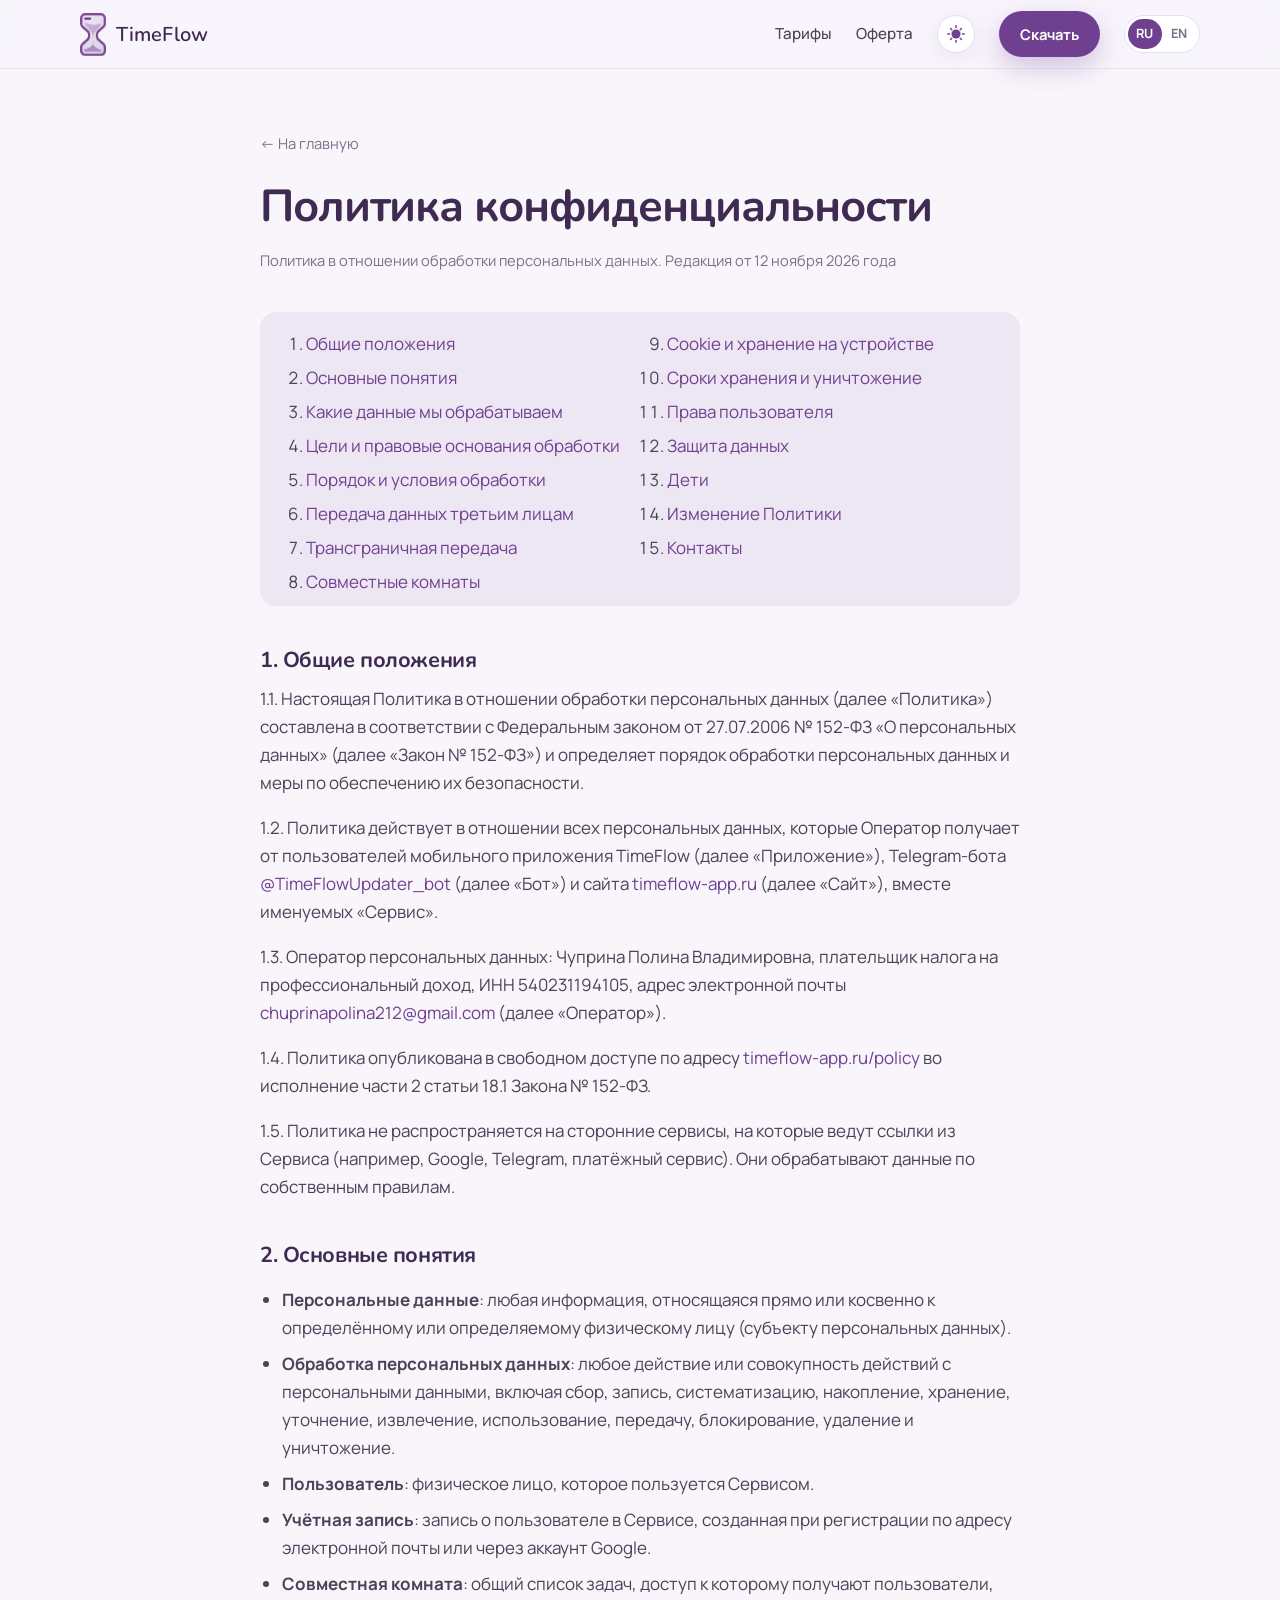
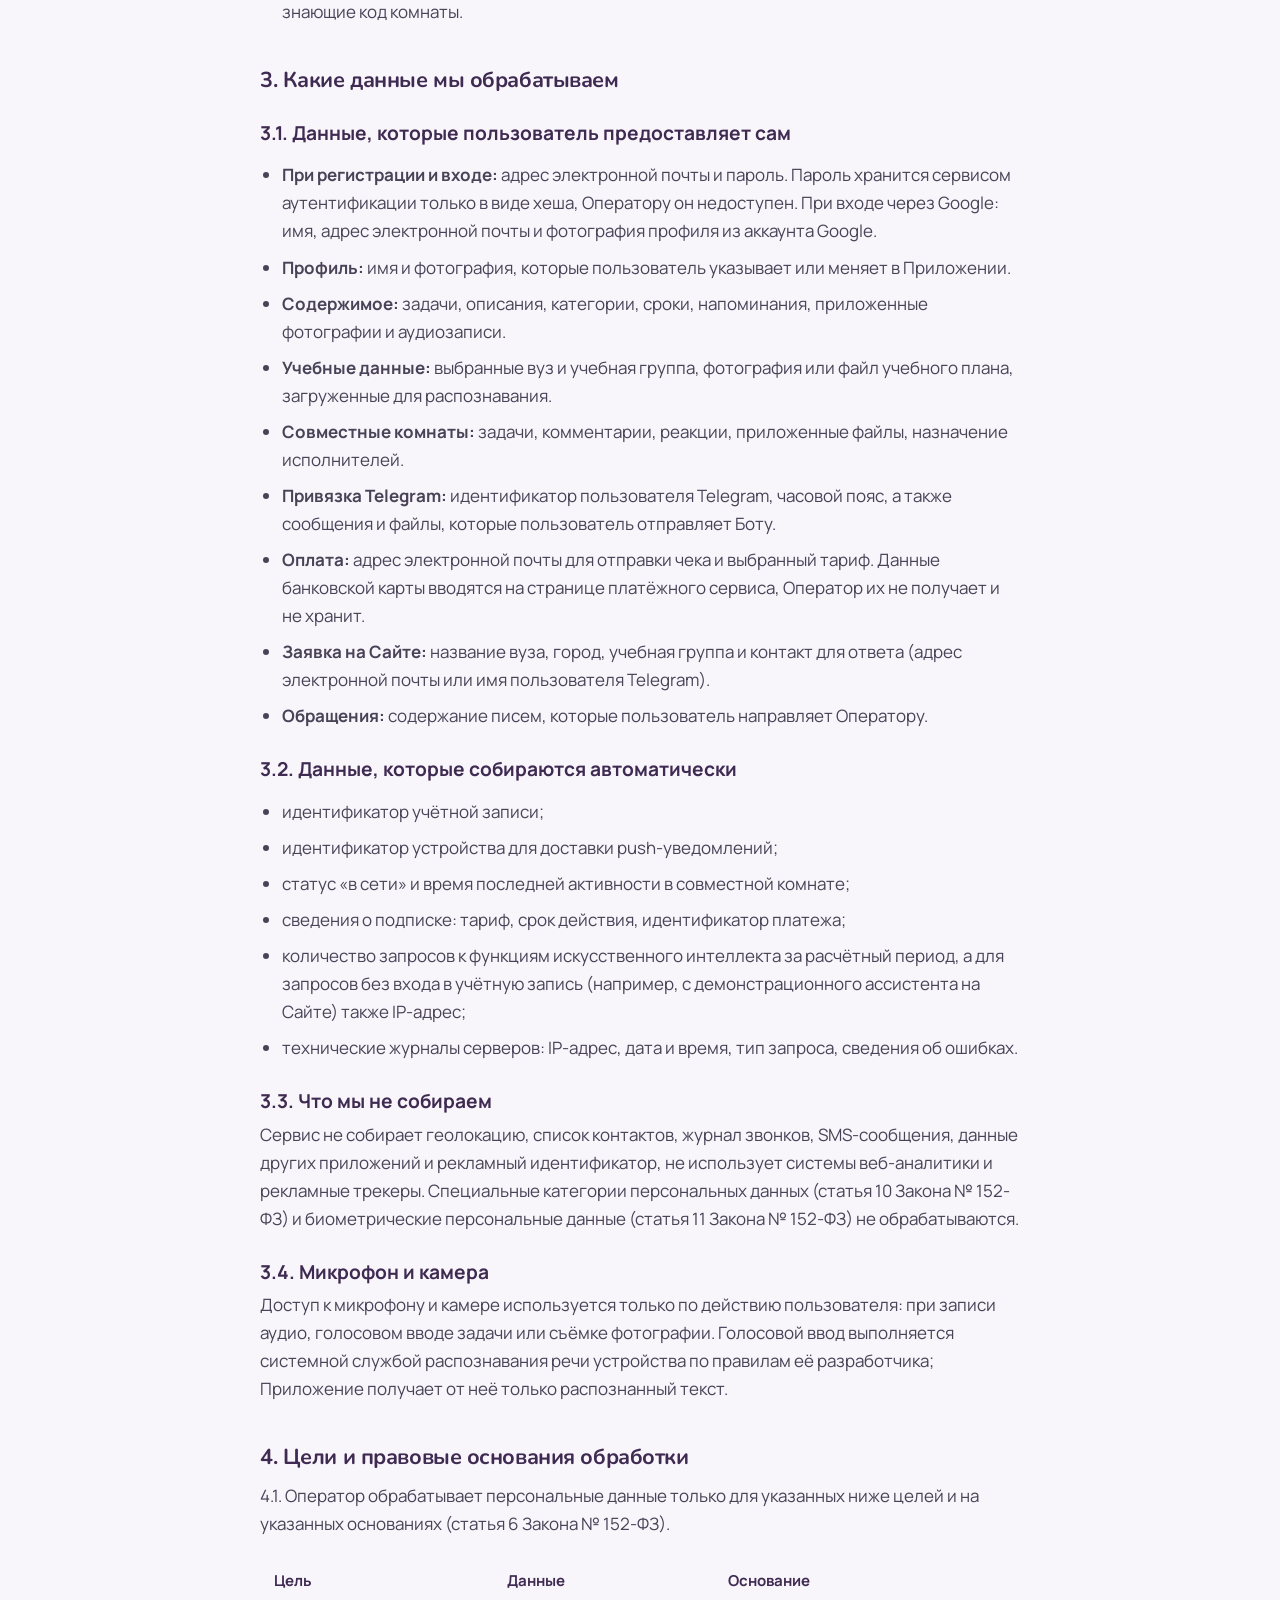
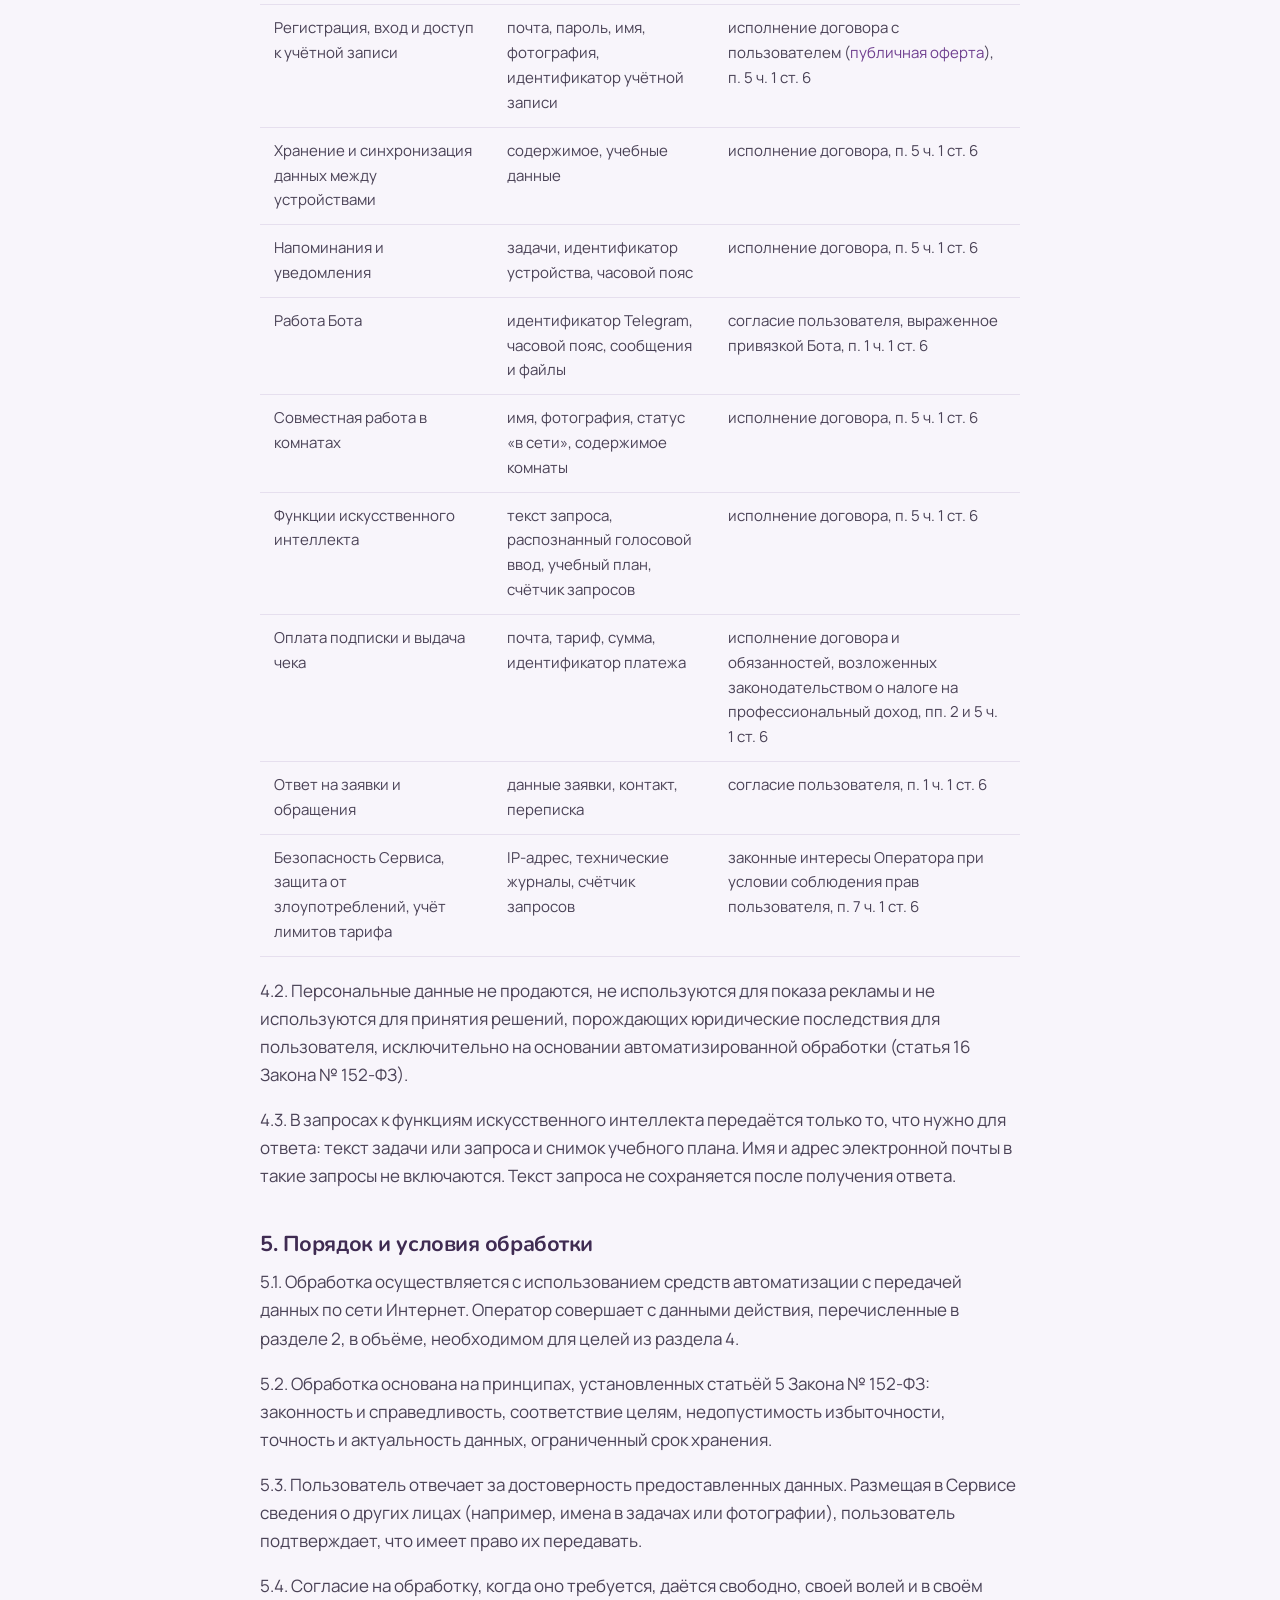
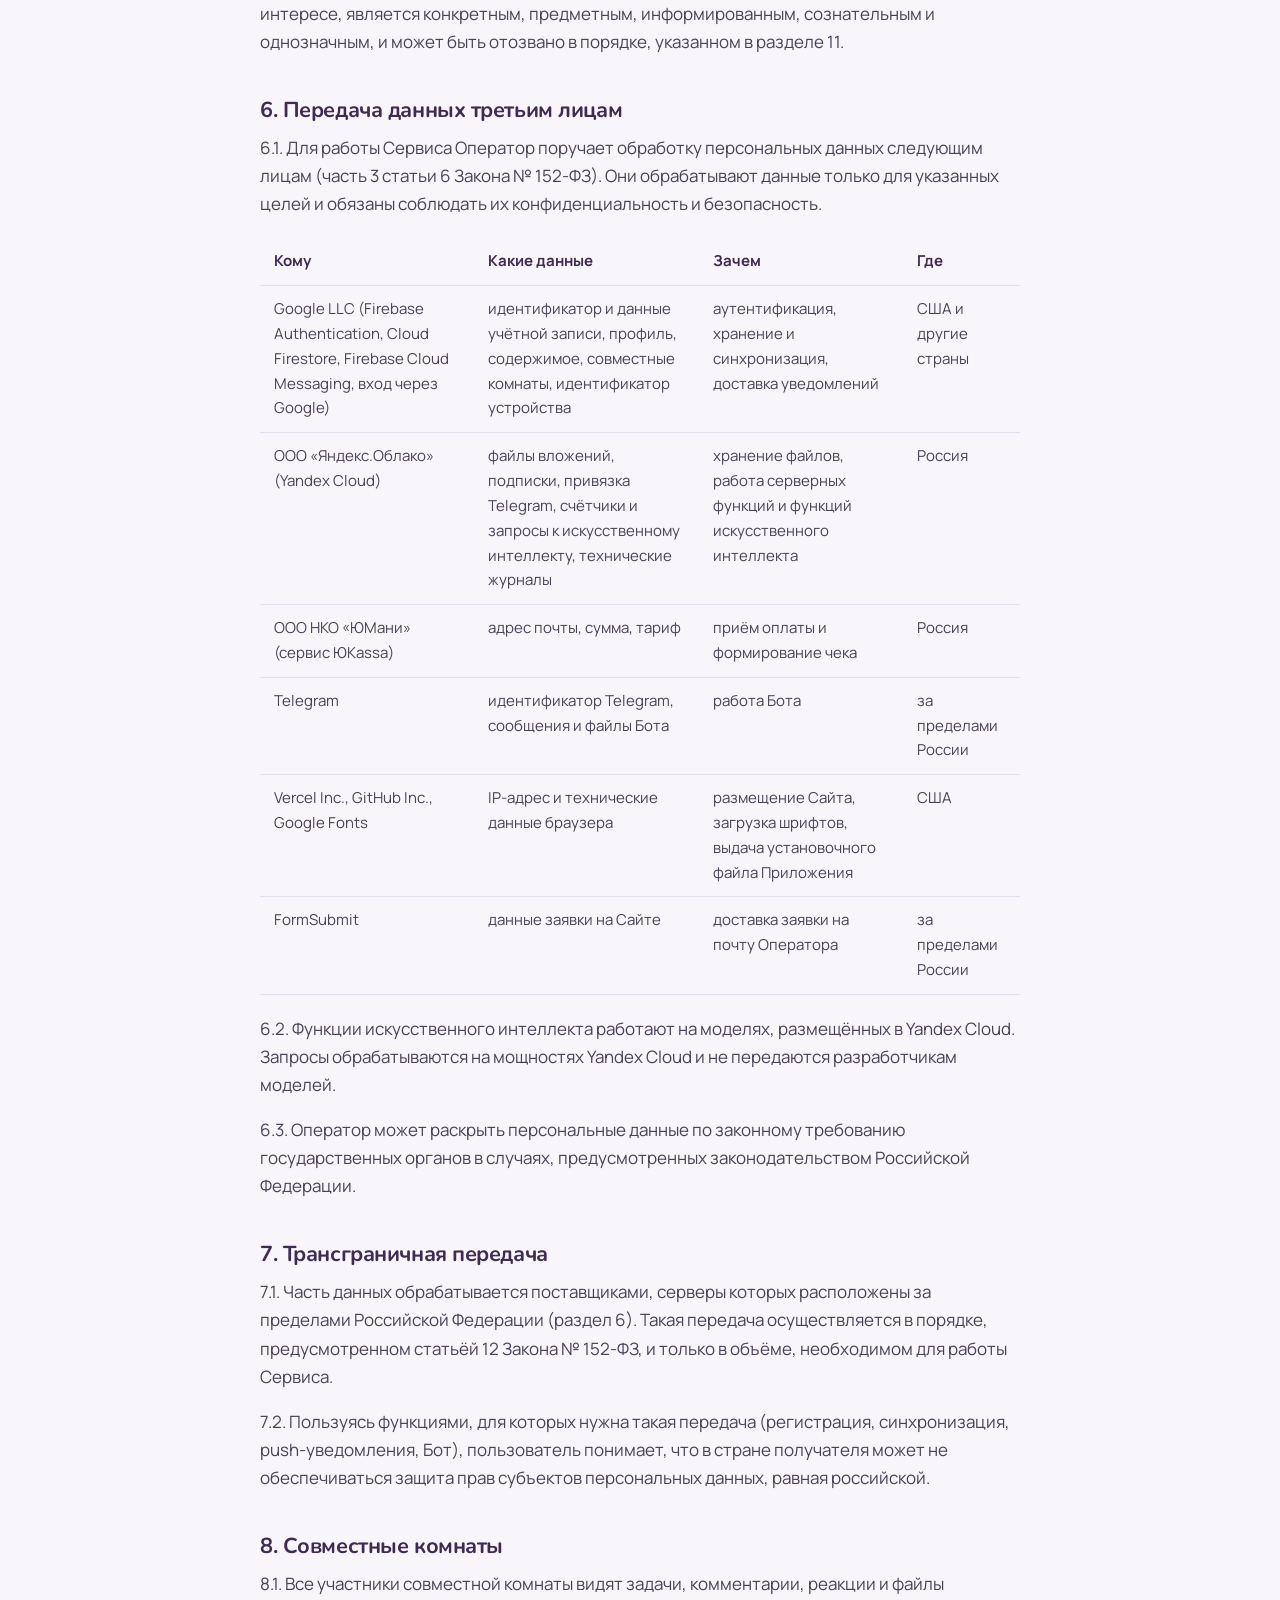
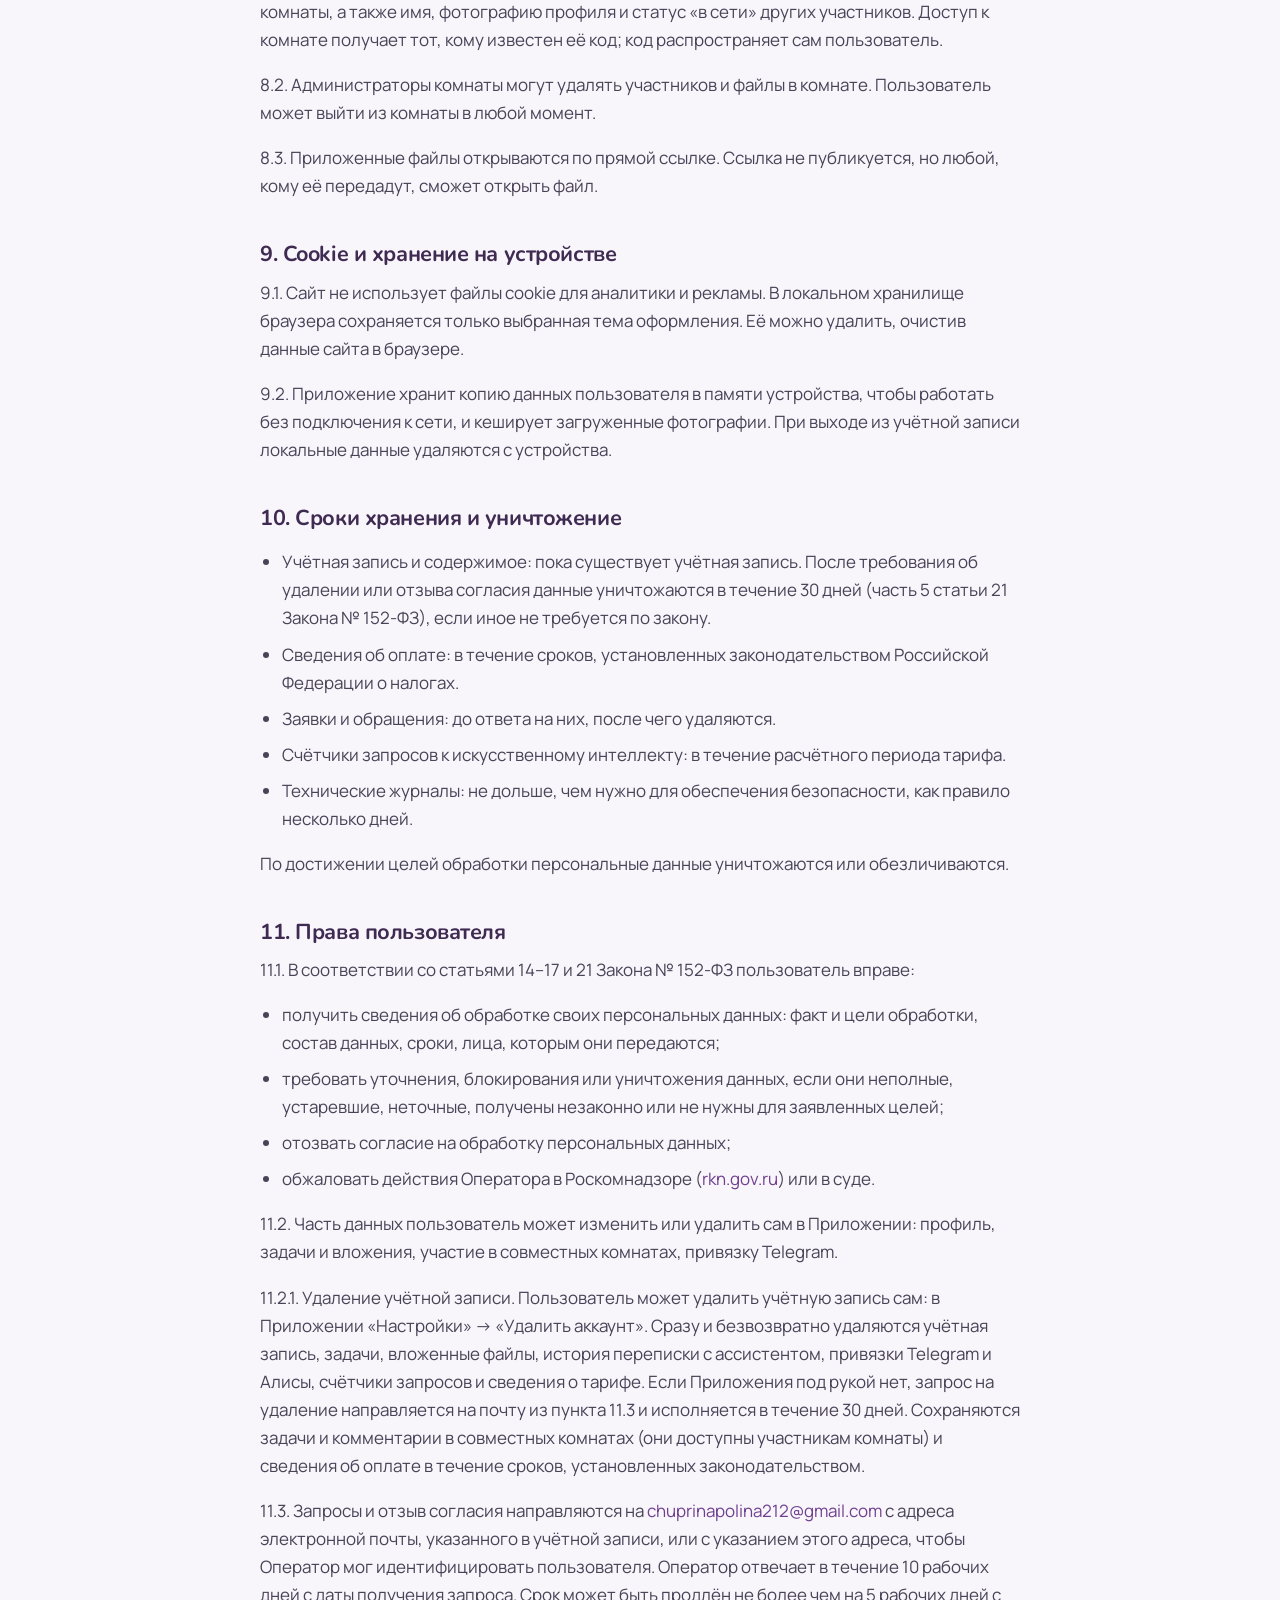
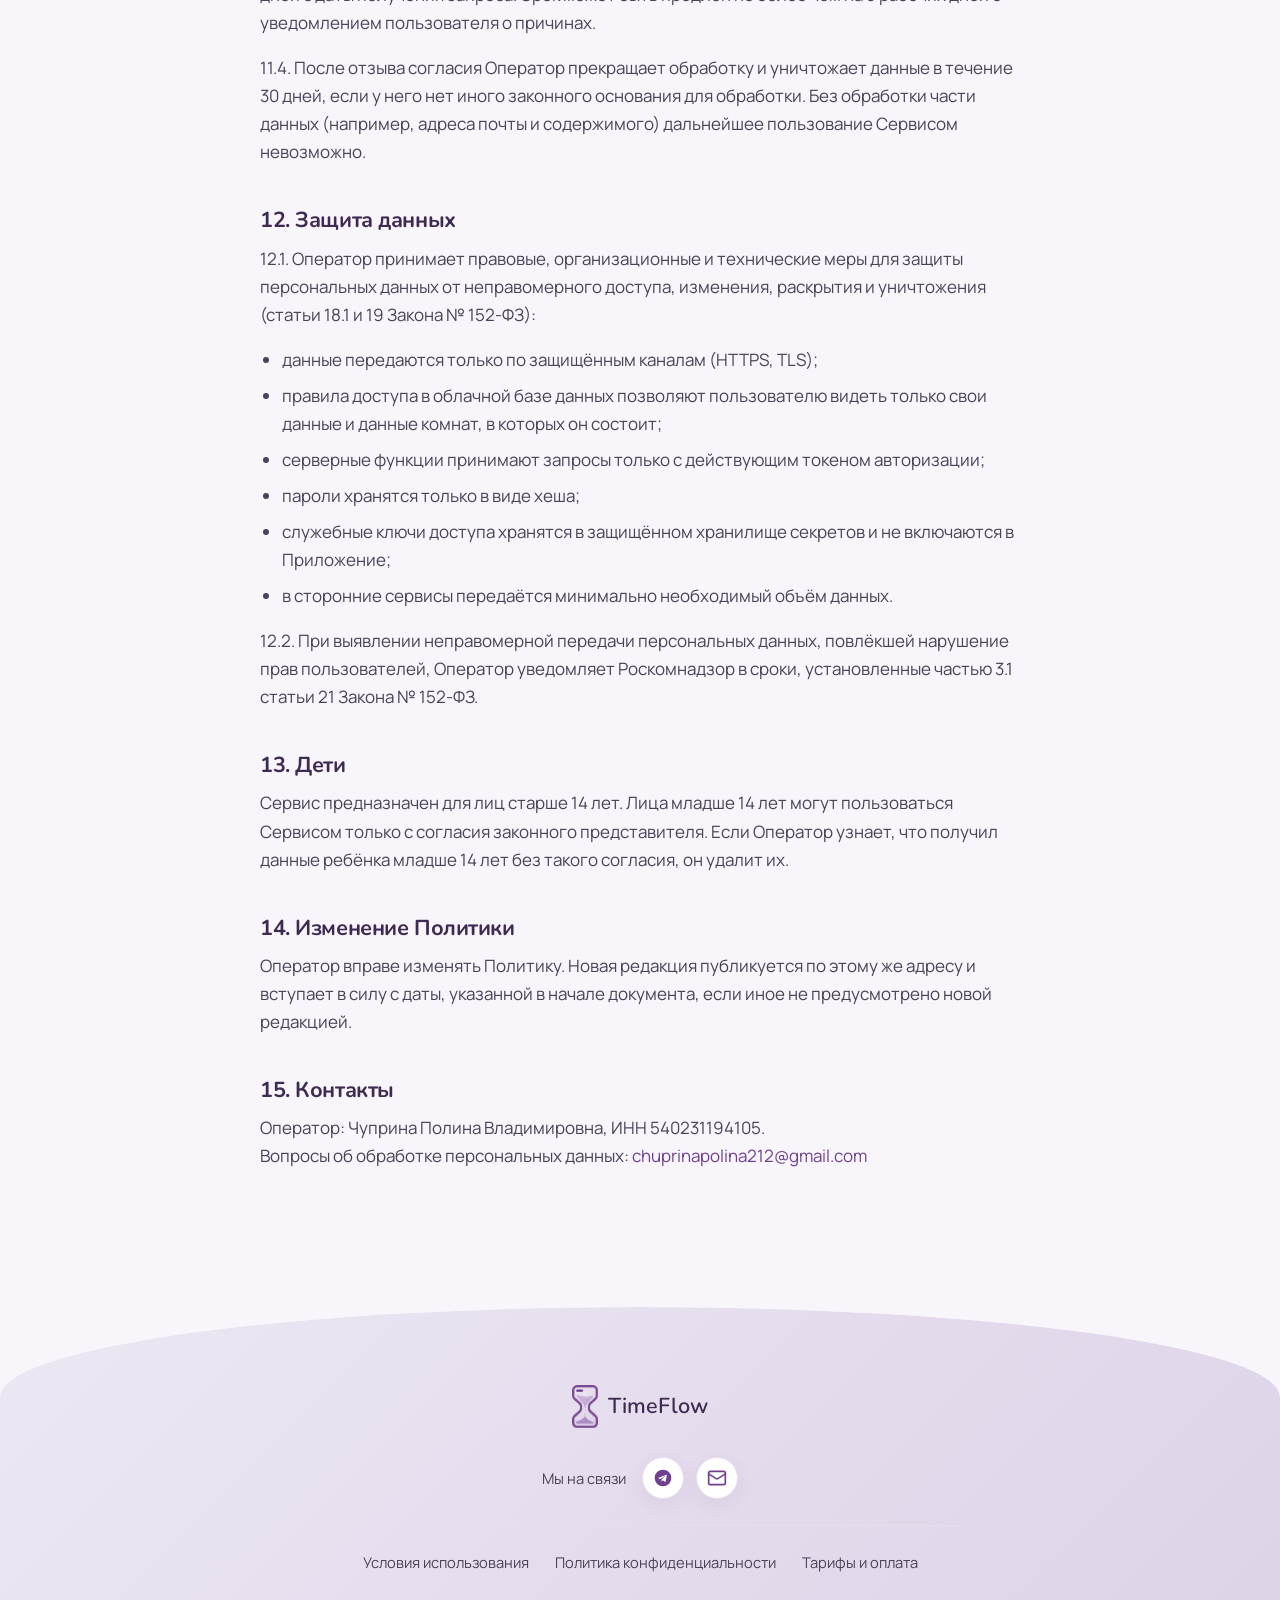
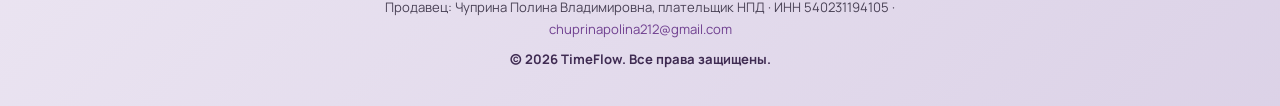
<file: policy.html>
<!DOCTYPE html>
<html lang="ru">
<head>
<meta charset="utf-8">
<meta name="viewport" content="width=device-width, initial-scale=1">
<!-- Цвет полосы браузера на телефоне; скрипт ниже правит его под тему -->
<meta name="theme-color" content="#f8f5fb">
<title>Политика конфиденциальности — TimeFlow</title>
<meta name="description" content="Политика в отношении обработки персональных данных TimeFlow по 152-ФЗ: какие данные собираются, зачем, кому передаются и как их удалить.">
<link rel="alternate" hreflang="ru" href="https://timeflow-app.ru/policy">
<link rel="alternate" hreflang="en" href="https://timeflow-app.ru/policy-en">
<link rel="icon" type="image/png" href="assets/favicon.png">
<link rel="preconnect" href="https://fonts.googleapis.com">
<link rel="preconnect" href="https://fonts.gstatic.com" crossorigin>
<link href="https://fonts.googleapis.com/css2?family=Manrope:wght@400;500;600;700;800&family=Nunito:wght@600;700;800&display=swap" rel="stylesheet">
<link rel="stylesheet" href="assets/style.css">
<!-- Класс js и тему ставим до первой отрисовки.

     Класс js: блоки, которые всплывают при прокрутке, прячутся только
     при живом скрипте. Без него класса нет, прятать некому — и
     страница видна целиком.

     Тема: сначала та, что человек выбрал сам, иначе системная. Код
     стоит здесь, а не в site.js, именно из-за порядка: site.js
     отложенный, и страница успела бы мигнуть светлым. -->
<script>
(function () {
  var root = document.documentElement;
  root.className = "js";
  var pick = null;
  try { pick = localStorage.getItem("tf-theme"); } catch (e) { pick = null; }
  if (pick !== "light" && pick !== "dark") {
    pick = matchMedia("(prefers-color-scheme: dark)").matches ? "dark" : "light";
  }
  root.dataset.theme = pick;
  var bar = document.querySelector('meta[name="theme-color"]');
  if (bar) bar.setAttribute("content", pick === "dark" ? "#131019" : "#f8f5fb");
})();
</script>
<script src="assets/site.js" defer></script>
</head>
<body>

<div class="glow" id="glow" aria-hidden="true"></div>

<!-- Заставка на время загрузки: знак TimeFlow стоит на месте, вокруг
     бежит кольцо — как кольцо прогресса в карточке дня в приложении. -->
<div class="loader" id="loader" aria-hidden="true">
  <div class="loader-in">
    <div class="loader-mark">
      <svg class="loader-ring" viewBox="0 0 120 120" width="148" height="148" aria-hidden="true" focusable="false">
        <circle class="loader-ring-track" cx="60" cy="60" r="55"/>
        <circle class="loader-ring-arc" cx="60" cy="60" r="55" pathLength="100"/>
      </svg>
      <img src="assets/mark.png" alt="" width="52" height="86">
    </div>
    <span class="loader-word">TimeFlow</span>
  </div>
</div>

<header class="top">
  <div class="wrap">
    <a class="brand" href="/"><img src="assets/mark.png" alt="">TimeFlow</a>
    <nav>
      <a href="/tariffs">Тарифы</a>
      <a href="/oferta" class="hide-sm">Оферта</a>
      <button class="theme-switch" id="themeSwitch" type="button"
              aria-label="Включить тёмную тему" aria-pressed="false">
        <svg viewBox="0 0 24 24" aria-hidden="true" focusable="false">
          <!-- Вырез месяца — дырка в маске, а не плашка цвета фона:
               шапка полупрозрачная, плашку было бы видно -->
          <mask id="tfBite">
            <rect x="0" y="0" width="24" height="24" fill="#fff"/>
            <circle class="bite" cx="12" cy="12" r="5.4" fill="#000"/>
          </mask>
          <g class="rays" stroke="currentColor" stroke-width="1.8" stroke-linecap="round" fill="none">
            <path d="M12 2.2v2"/><path d="M12 19.8v2"/>
            <path d="M2.2 12h2"/><path d="M19.8 12h2"/>
            <path d="M5.5 5.5l1.4 1.4"/><path d="M17.1 17.1l1.4 1.4"/>
            <path d="M18.5 5.5l-1.4 1.4"/><path d="M6.9 17.1l-1.4 1.4"/>
          </g>
          <circle class="disc" cx="12" cy="12" r="5.4" mask="url(#tfBite)"/>
        </svg>
      </button>
      <a href="https://github.com/Sanerkaa/timeflow-site/releases/latest/download/TimeFlow.apk" class="btn btn-main btn-sm">Скачать</a>
      <div class="lang-switch" role="group" aria-label="Язык">
        <a href="/policy" lang="ru" hreflang="ru" aria-current="page">RU</a>
        <a href="/policy-en" lang="en" hreflang="en">EN</a>
      </div>
    </nav>
  </div>
</header>

<div class="doc">
  <div class="narrow">
    <a class="back" href="/">← На главную</a>
    <h1>Политика конфиденциальности</h1>
    <p class="updated">Политика в отношении обработки персональных данных. Редакция от 12 ноября 2026 года</p>

    <nav class="toc" aria-label="Содержание">
      <ol>
        <li><a href="#general">Общие положения</a></li>
        <li><a href="#terms">Основные понятия</a></li>
        <li><a href="#data">Какие данные мы обрабатываем</a></li>
        <li><a href="#purposes">Цели и правовые основания обработки</a></li>
        <li><a href="#conditions">Порядок и условия обработки</a></li>
        <li><a href="#processors">Передача данных третьим лицам</a></li>
        <li><a href="#crossborder">Трансграничная передача</a></li>
        <li><a href="#rooms">Совместные комнаты</a></li>
        <li><a href="#storage">Cookie и хранение на устройстве</a></li>
        <li><a href="#retention">Сроки хранения и уничтожение</a></li>
        <li><a href="#rights">Права пользователя</a></li>
        <li><a href="#security">Защита данных</a></li>
        <li><a href="#children">Дети</a></li>
        <li><a href="#changes">Изменение Политики</a></li>
        <li><a href="#contacts">Контакты</a></li>
      </ol>
    </nav>

    <h2 id="general">1. Общие положения</h2>
    <p>
      1.1. Настоящая Политика в отношении обработки персональных данных
      (далее «Политика») составлена в соответствии с Федеральным законом
      от 27.07.2006 № 152-ФЗ «О персональных данных» (далее «Закон
      № 152-ФЗ») и определяет порядок обработки персональных данных и меры
      по обеспечению их безопасности.
    </p>
    <p>
      1.2. Политика действует в отношении всех персональных данных, которые
      Оператор получает от пользователей мобильного приложения TimeFlow
      (далее «Приложение»), Telegram-бота
      <a href="https://t.me/TimeFlowUpdater_bot">@TimeFlowUpdater_bot</a>
      (далее «Бот») и сайта
      <a href="https://timeflow-app.ru">timeflow-app.ru</a>
      (далее «Сайт»), вместе именуемых «Сервис».
    </p>
    <p>
      1.3. Оператор персональных данных: Чуприна Полина Владимировна,
      плательщик налога на профессиональный доход, ИНН 540231194105, адрес
      электронной почты
      <a href="mailto:chuprinapolina212@gmail.com">chuprinapolina212@gmail.com</a>
      (далее «Оператор»).
    </p>
    <p>
      1.4. Политика опубликована в свободном доступе по адресу
      <a href="https://timeflow-app.ru/policy">timeflow-app.ru/policy</a>
      во исполнение части 2 статьи 18.1 Закона № 152-ФЗ.
    </p>
    <p>
      1.5. Политика не распространяется на сторонние сервисы, на которые
      ведут ссылки из Сервиса (например, Google, Telegram, платёжный
      сервис). Они обрабатывают данные по собственным правилам.
    </p>

    <h2 id="terms">2. Основные понятия</h2>
    <ul>
      <li>
        <strong>Персональные данные</strong>: любая информация, относящаяся
        прямо или косвенно к определённому или определяемому физическому
        лицу (субъекту персональных данных).
      </li>
      <li>
        <strong>Обработка персональных данных</strong>: любое действие или
        совокупность действий с персональными данными, включая сбор, запись,
        систематизацию, накопление, хранение, уточнение, извлечение,
        использование, передачу, блокирование, удаление и уничтожение.
      </li>
      <li>
        <strong>Пользователь</strong>: физическое лицо, которое пользуется
        Сервисом.
      </li>
      <li>
        <strong>Учётная запись</strong>: запись о пользователе в Сервисе,
        созданная при регистрации по адресу электронной почты или через
        аккаунт Google.
      </li>
      <li>
        <strong>Совместная комната</strong>: общий список задач, доступ к
        которому получают пользователи, знающие код комнаты.
      </li>
    </ul>

    <h2 id="data">3. Какие данные мы обрабатываем</h2>

    <h3>3.1. Данные, которые пользователь предоставляет сам</h3>
    <ul>
      <li>
        <strong>При регистрации и входе:</strong> адрес электронной почты и
        пароль. Пароль хранится сервисом аутентификации только в виде
        хеша, Оператору он недоступен. При входе через Google: имя, адрес
        электронной почты и фотография профиля из аккаунта Google.
      </li>
      <li>
        <strong>Профиль:</strong> имя и фотография, которые пользователь
        указывает или меняет в Приложении.
      </li>
      <li>
        <strong>Содержимое:</strong> задачи, описания, категории, сроки,
        напоминания, приложенные фотографии и аудиозаписи.
      </li>
      <li>
        <strong>Учебные данные:</strong> выбранные вуз и учебная группа,
        фотография или файл учебного плана, загруженные для распознавания.
      </li>
      <li>
        <strong>Совместные комнаты:</strong> задачи, комментарии, реакции,
        приложенные файлы, назначение исполнителей.
      </li>
      <li>
        <strong>Привязка Telegram:</strong> идентификатор пользователя
        Telegram, часовой пояс, а также сообщения и файлы, которые
        пользователь отправляет Боту.
      </li>
      <li>
        <strong>Оплата:</strong> адрес электронной почты для отправки чека и
        выбранный тариф. Данные банковской карты вводятся на странице
        платёжного сервиса, Оператор их не получает и не хранит.
      </li>
      <li>
        <strong>Заявка на Сайте:</strong> название вуза, город, учебная
        группа и контакт для ответа (адрес электронной почты или имя
        пользователя Telegram).
      </li>
      <li>
        <strong>Обращения:</strong> содержание писем, которые пользователь
        направляет Оператору.
      </li>
    </ul>

    <h3>3.2. Данные, которые собираются автоматически</h3>
    <ul>
      <li>идентификатор учётной записи;</li>
      <li>идентификатор устройства для доставки push-уведомлений;</li>
      <li>
        статус «в сети» и время последней активности в совместной комнате;
      </li>
      <li>
        сведения о подписке: тариф, срок действия, идентификатор платежа;
      </li>
      <li>
        количество запросов к функциям искусственного интеллекта за
        расчётный период, а для запросов без входа в учётную запись
        (например, с демонстрационного ассистента на Сайте) также IP-адрес;
      </li>
      <li>
        технические журналы серверов: IP-адрес, дата и время, тип запроса,
        сведения об ошибках.
      </li>
    </ul>

    <h3>3.3. Что мы не собираем</h3>
    <p>
      Сервис не собирает геолокацию, список контактов, журнал звонков,
      SMS-сообщения, данные других приложений и рекламный идентификатор, не
      использует системы веб-аналитики и рекламные трекеры. Специальные
      категории персональных данных (статья 10 Закона № 152-ФЗ) и
      биометрические персональные данные (статья 11 Закона № 152-ФЗ) не
      обрабатываются.
    </p>

    <h3>3.4. Микрофон и камера</h3>
    <p>
      Доступ к микрофону и камере используется только по действию
      пользователя: при записи аудио, голосовом вводе задачи или съёмке
      фотографии. Голосовой ввод выполняется системной службой
      распознавания речи устройства по правилам её разработчика; Приложение
      получает от неё только распознанный текст.
    </p>

    <h2 id="purposes">4. Цели и правовые основания обработки</h2>
    <p>
      4.1. Оператор обрабатывает персональные данные только для указанных
      ниже целей и на указанных основаниях (статья 6 Закона № 152-ФЗ).
    </p>
    <div class="table-scroll">
      <table>
        <tr><th>Цель</th><th>Данные</th><th>Основание</th></tr>
        <tr>
          <td>Регистрация, вход и доступ к учётной записи</td>
          <td>почта, пароль, имя, фотография, идентификатор учётной записи</td>
          <td>исполнение договора с пользователем (<a href="/oferta">публичная оферта</a>), п. 5 ч. 1 ст. 6</td>
        </tr>
        <tr>
          <td>Хранение и синхронизация данных между устройствами</td>
          <td>содержимое, учебные данные</td>
          <td>исполнение договора, п. 5 ч. 1 ст. 6</td>
        </tr>
        <tr>
          <td>Напоминания и уведомления</td>
          <td>задачи, идентификатор устройства, часовой пояс</td>
          <td>исполнение договора, п. 5 ч. 1 ст. 6</td>
        </tr>
        <tr>
          <td>Работа Бота</td>
          <td>идентификатор Telegram, часовой пояс, сообщения и файлы</td>
          <td>согласие пользователя, выраженное привязкой Бота, п. 1 ч. 1 ст. 6</td>
        </tr>
        <tr>
          <td>Совместная работа в комнатах</td>
          <td>имя, фотография, статус «в сети», содержимое комнаты</td>
          <td>исполнение договора, п. 5 ч. 1 ст. 6</td>
        </tr>
        <tr>
          <td>Функции искусственного интеллекта</td>
          <td>текст запроса, распознанный голосовой ввод, учебный план, счётчик запросов</td>
          <td>исполнение договора, п. 5 ч. 1 ст. 6</td>
        </tr>
        <tr>
          <td>Оплата подписки и выдача чека</td>
          <td>почта, тариф, сумма, идентификатор платежа</td>
          <td>исполнение договора и обязанностей, возложенных законодательством о налоге на профессиональный доход, пп. 2 и 5 ч. 1 ст. 6</td>
        </tr>
        <tr>
          <td>Ответ на заявки и обращения</td>
          <td>данные заявки, контакт, переписка</td>
          <td>согласие пользователя, п. 1 ч. 1 ст. 6</td>
        </tr>
        <tr>
          <td>Безопасность Сервиса, защита от злоупотреблений, учёт лимитов тарифа</td>
          <td>IP-адрес, технические журналы, счётчик запросов</td>
          <td>законные интересы Оператора при условии соблюдения прав пользователя, п. 7 ч. 1 ст. 6</td>
        </tr>
      </table>
    </div>
    <p>
      4.2. Персональные данные не продаются, не используются для показа
      рекламы и не используются для принятия решений, порождающих
      юридические последствия для пользователя, исключительно на основании
      автоматизированной обработки (статья 16 Закона № 152-ФЗ).
    </p>
    <p>
      4.3. В запросах к функциям искусственного интеллекта передаётся только
      то, что нужно для ответа: текст задачи или запроса и снимок учебного
      плана. Имя и адрес электронной почты в такие запросы не включаются.
      Текст запроса не сохраняется после получения ответа.
    </p>

    <h2 id="conditions">5. Порядок и условия обработки</h2>
    <p>
      5.1. Обработка осуществляется с использованием средств автоматизации с
      передачей данных по сети Интернет. Оператор совершает с данными
      действия, перечисленные в разделе 2, в объёме, необходимом для целей
      из раздела 4.
    </p>
    <p>
      5.2. Обработка основана на принципах, установленных статьёй 5 Закона
      № 152-ФЗ: законность и справедливость, соответствие целям,
      недопустимость избыточности, точность и актуальность данных,
      ограниченный срок хранения.
    </p>
    <p>
      5.3. Пользователь отвечает за достоверность предоставленных данных.
      Размещая в Сервисе сведения о других лицах (например, имена в задачах
      или фотографии), пользователь подтверждает, что имеет право их
      передавать.
    </p>
    <p>
      5.4. Согласие на обработку, когда оно требуется, даётся свободно,
      своей волей и в своём интересе, является конкретным, предметным,
      информированным, сознательным и однозначным, и может быть отозвано в
      порядке, указанном в разделе 11.
    </p>

    <h2 id="processors">6. Передача данных третьим лицам</h2>
    <p>
      6.1. Для работы Сервиса Оператор поручает обработку персональных данных
      следующим лицам (часть 3 статьи 6 Закона № 152-ФЗ). Они обрабатывают
      данные только для указанных целей и обязаны соблюдать их
      конфиденциальность и безопасность.
    </p>
    <div class="table-scroll">
      <table>
        <tr><th>Кому</th><th>Какие данные</th><th>Зачем</th><th>Где</th></tr>
        <tr>
          <td>Google LLC (Firebase Authentication, Cloud Firestore, Firebase Cloud Messaging, вход через Google)</td>
          <td>идентификатор и данные учётной записи, профиль, содержимое, совместные комнаты, идентификатор устройства</td>
          <td>аутентификация, хранение и синхронизация, доставка уведомлений</td>
          <td>США и другие страны</td>
        </tr>
        <tr>
          <td>ООО «Яндекс.Облако» (Yandex Cloud)</td>
          <td>файлы вложений, подписки, привязка Telegram, счётчики и запросы к искусственному интеллекту, технические журналы</td>
          <td>хранение файлов, работа серверных функций и функций искусственного интеллекта</td>
          <td>Россия</td>
        </tr>
        <tr>
          <td>ООО НКО «ЮМани» (сервис ЮKassa)</td>
          <td>адрес почты, сумма, тариф</td>
          <td>приём оплаты и формирование чека</td>
          <td>Россия</td>
        </tr>
        <tr>
          <td>Telegram</td>
          <td>идентификатор Telegram, сообщения и файлы Бота</td>
          <td>работа Бота</td>
          <td>за пределами России</td>
        </tr>
        <tr>
          <td>Vercel Inc., GitHub Inc., Google Fonts</td>
          <td>IP-адрес и технические данные браузера</td>
          <td>размещение Сайта, загрузка шрифтов, выдача установочного файла Приложения</td>
          <td>США</td>
        </tr>
        <tr>
          <td>FormSubmit</td>
          <td>данные заявки на Сайте</td>
          <td>доставка заявки на почту Оператора</td>
          <td>за пределами России</td>
        </tr>
      </table>
    </div>
    <p>
      6.2. Функции искусственного интеллекта работают на моделях,
      размещённых в Yandex Cloud. Запросы обрабатываются на мощностях Yandex
      Cloud и не передаются разработчикам моделей.
    </p>
    <p>
      6.3. Оператор может раскрыть персональные данные по законному
      требованию государственных органов в случаях, предусмотренных
      законодательством Российской Федерации.
    </p>

    <h2 id="crossborder">7. Трансграничная передача</h2>
    <p>
      7.1. Часть данных обрабатывается поставщиками, серверы которых
      расположены за пределами Российской Федерации (раздел 6). Такая
      передача осуществляется в порядке, предусмотренном статьёй 12 Закона
      № 152-ФЗ, и только в объёме, необходимом для работы Сервиса.
    </p>
    <p>
      7.2. Пользуясь функциями, для которых нужна такая передача
      (регистрация, синхронизация, push-уведомления, Бот), пользователь
      понимает, что в стране получателя может не обеспечиваться защита прав
      субъектов персональных данных, равная российской.
    </p>

    <h2 id="rooms">8. Совместные комнаты</h2>
    <p>
      8.1. Все участники совместной комнаты видят задачи, комментарии,
      реакции и файлы комнаты, а также имя, фотографию профиля и статус
      «в сети» других участников. Доступ к комнате получает тот, кому
      известен её код; код распространяет сам пользователь.
    </p>
    <p>
      8.2. Администраторы комнаты могут удалять участников и файлы в
      комнате. Пользователь может выйти из комнаты в любой момент.
    </p>
    <p>
      8.3. Приложенные файлы открываются по прямой ссылке. Ссылка не
      публикуется, но любой, кому её передадут, сможет открыть файл.
    </p>

    <h2 id="storage">9. Cookie и хранение на устройстве</h2>
    <p>
      9.1. Сайт не использует файлы cookie для аналитики и рекламы. В
      локальном хранилище браузера сохраняется только выбранная тема
      оформления. Её можно удалить, очистив данные сайта в браузере.
    </p>
    <p>
      9.2. Приложение хранит копию данных пользователя в памяти устройства,
      чтобы работать без подключения к сети, и кеширует загруженные
      фотографии. При выходе из учётной записи локальные данные удаляются с
      устройства.
    </p>

    <h2 id="retention">10. Сроки хранения и уничтожение</h2>
    <ul>
      <li>
        Учётная запись и содержимое: пока существует учётная запись. После
        требования об удалении или отзыва согласия данные уничтожаются в
        течение 30 дней (часть 5 статьи 21 Закона № 152-ФЗ), если иное не
        требуется по закону.
      </li>
      <li>
        Сведения об оплате: в течение сроков, установленных
        законодательством Российской Федерации о налогах.
      </li>
      <li>
        Заявки и обращения: до ответа на них, после чего удаляются.
      </li>
      <li>
        Счётчики запросов к искусственному интеллекту: в течение
        расчётного периода тарифа.
      </li>
      <li>
        Технические журналы: не дольше, чем нужно для обеспечения
        безопасности, как правило несколько дней.
      </li>
    </ul>
    <p>
      По достижении целей обработки персональные данные уничтожаются или
      обезличиваются.
    </p>

    <h2 id="rights">11. Права пользователя</h2>
    <p>11.1. В соответствии со статьями 14–17 и 21 Закона № 152-ФЗ пользователь вправе:</p>
    <ul>
      <li>
        получить сведения об обработке своих персональных данных: факт и
        цели обработки, состав данных, сроки, лица, которым они
        передаются;
      </li>
      <li>
        требовать уточнения, блокирования или уничтожения данных, если они
        неполные, устаревшие, неточные, получены незаконно или не нужны для
        заявленных целей;
      </li>
      <li>отозвать согласие на обработку персональных данных;</li>
      <li>
        обжаловать действия Оператора в Роскомнадзоре
        (<a href="https://rkn.gov.ru">rkn.gov.ru</a>) или в суде.
      </li>
    </ul>
    <p>
      11.2. Часть данных пользователь может изменить или удалить сам в
      Приложении: профиль, задачи и вложения, участие в совместных
      комнатах, привязку Telegram.
    </p>
    <p id="delete-account">
      11.2.1. Удаление учётной записи. Пользователь может удалить учётную
      запись сам: в Приложении «Настройки» → «Удалить аккаунт». Сразу и
      безвозвратно удаляются учётная запись, задачи, вложенные файлы,
      история переписки с ассистентом, привязки Telegram и Алисы, счётчики
      запросов и сведения о тарифе. Если Приложения под рукой нет, запрос
      на удаление направляется на почту из пункта 11.3 и исполняется в
      течение 30 дней. Сохраняются задачи и комментарии в совместных
      комнатах (они доступны участникам комнаты) и сведения об оплате в
      течение сроков, установленных законодательством.
    </p>
    <p>
      11.3. Запросы и отзыв согласия направляются на
      <a href="mailto:chuprinapolina212@gmail.com">chuprinapolina212@gmail.com</a>
      с адреса электронной почты, указанного в учётной записи, или с
      указанием этого адреса, чтобы Оператор мог идентифицировать
      пользователя. Оператор отвечает в течение 10 рабочих дней с даты
      получения запроса. Срок может быть продлён не более чем на 5 рабочих
      дней с уведомлением пользователя о причинах.
    </p>
    <p>
      11.4. После отзыва согласия Оператор прекращает обработку и уничтожает
      данные в течение 30 дней, если у него нет иного законного основания
      для обработки. Без обработки части данных (например, адреса почты и
      содержимого) дальнейшее пользование Сервисом невозможно.
    </p>

    <h2 id="security">12. Защита данных</h2>
    <p>
      12.1. Оператор принимает правовые, организационные и технические меры
      для защиты персональных данных от неправомерного доступа, изменения,
      раскрытия и уничтожения (статьи 18.1 и 19 Закона № 152-ФЗ):
    </p>
    <ul>
      <li>данные передаются только по защищённым каналам (HTTPS, TLS);</li>
      <li>
        правила доступа в облачной базе данных позволяют пользователю видеть
        только свои данные и данные комнат, в которых он состоит;
      </li>
      <li>
        серверные функции принимают запросы только с действующим токеном
        авторизации;
      </li>
      <li>пароли хранятся только в виде хеша;</li>
      <li>
        служебные ключи доступа хранятся в защищённом хранилище секретов и
        не включаются в Приложение;
      </li>
      <li>
        в сторонние сервисы передаётся минимально необходимый объём данных.
      </li>
    </ul>
    <p>
      12.2. При выявлении неправомерной передачи персональных данных,
      повлёкшей нарушение прав пользователей, Оператор уведомляет
      Роскомнадзор в сроки, установленные частью 3.1 статьи 21 Закона
      № 152-ФЗ.
    </p>

    <h2 id="children">13. Дети</h2>
    <p>
      Сервис предназначен для лиц старше 14 лет. Лица младше 14 лет могут
      пользоваться Сервисом только с согласия законного представителя. Если
      Оператор узнает, что получил данные ребёнка младше 14 лет без такого
      согласия, он удалит их.
    </p>

    <h2 id="changes">14. Изменение Политики</h2>
    <p>
      Оператор вправе изменять Политику. Новая редакция публикуется по этому
      же адресу и вступает в силу с даты, указанной в начале документа,
      если иное не предусмотрено новой редакцией.
    </p>

    <h2 id="contacts">15. Контакты</h2>
    <p>
      Оператор: Чуприна Полина Владимировна, ИНН 540231194105.<br>
      Вопросы об обработке персональных данных:
      <a href="mailto:chuprinapolina212@gmail.com">chuprinapolina212@gmail.com</a>
    </p>
  </div>
</div>

<footer class="foot">
  <div class="foot-arc">
    <div class="wrap">
      <a class="brand foot-brand" href="/"><img src="assets/mark.png" alt="">TimeFlow</a>

      <div class="foot-follow">
        <span>Мы на связи</span>
        <a class="foot-icon" href="https://t.me/TimeFlowUpdater_bot" aria-label="TimeFlow в Telegram">
          <svg viewBox="0 0 24 24" aria-hidden="true" focusable="false"><path fill="currentColor" d="M12 2a10 10 0 1 0 0 20 10 10 0 0 0 0-20Zm4.64 6.8-1.57 7.4c-.12.53-.43.66-.87.41l-2.4-1.77-1.16 1.12c-.13.13-.24.24-.49.24l.17-2.45 4.46-4.03c.19-.17-.04-.27-.3-.1l-5.51 3.47-2.37-.74c-.52-.16-.53-.52.11-.77l9.27-3.57c.43-.16.81.1.66.79Z"/></svg>
        </a>
        <a class="foot-icon" href="mailto:chuprinapolina212@gmail.com" aria-label="Написать на почту">
          <svg viewBox="0 0 24 24" aria-hidden="true" focusable="false" fill="none" stroke="currentColor" stroke-width="2" stroke-linecap="round" stroke-linejoin="round"><rect x="2" y="4" width="20" height="16" rx="2"/><path d="m22 7-8.97 5.7a1.94 1.94 0 0 1-2.06 0L2 7"/></svg>
        </a>
      </div>

      <nav class="foot-links" aria-label="Документы">
        <a href="/oferta">Условия использования</a>
        <a href="/policy">Политика конфиденциальности</a>
        <a href="/tariffs">Тарифы и оплата</a>
      </nav>

      <p class="foot-legal">
        Продавец: Чуприна Полина Владимировна, плательщик НПД · ИНН 540231194105 ·
        <a href="mailto:chuprinapolina212@gmail.com">chuprinapolina212@gmail.com</a>
      </p>
      <p class="foot-copy">© 2026 TimeFlow. Все права защищены.</p>
    </div>
  </div>
</footer>


</body>
</html>
</file>
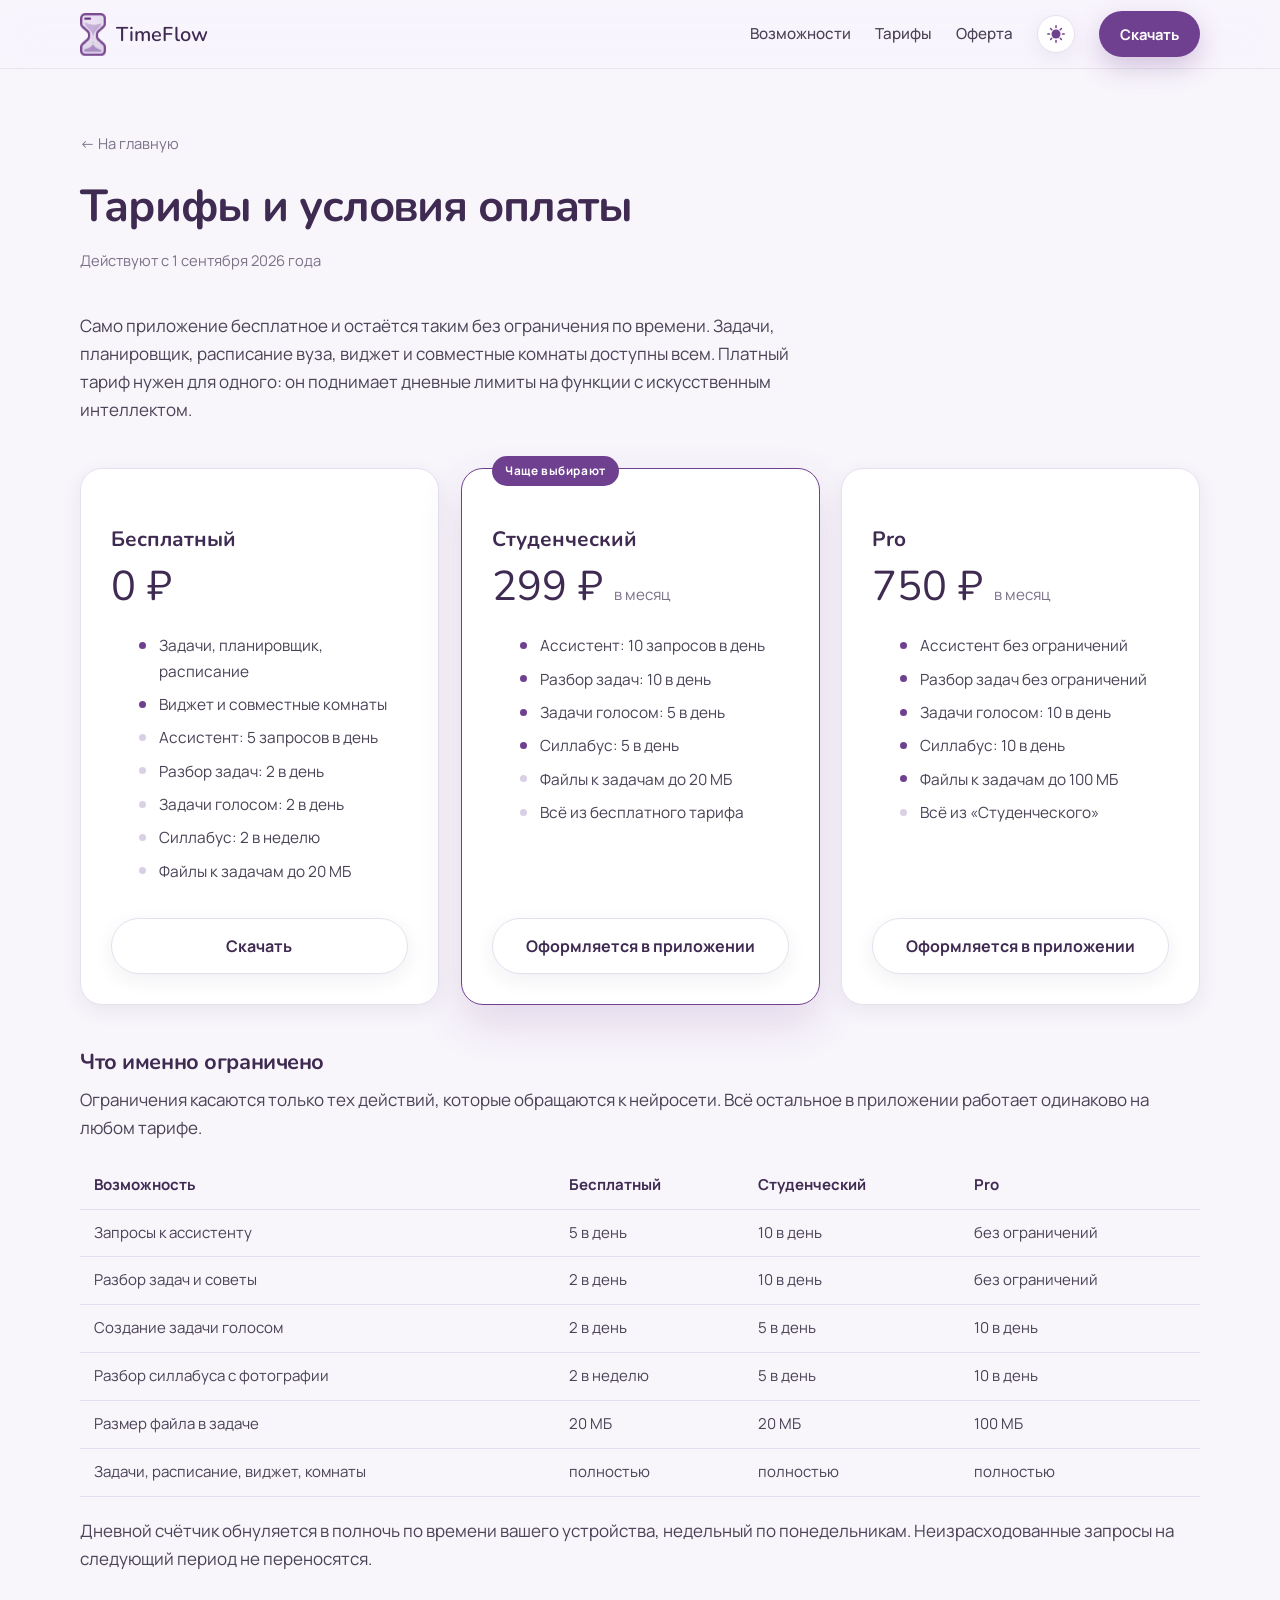
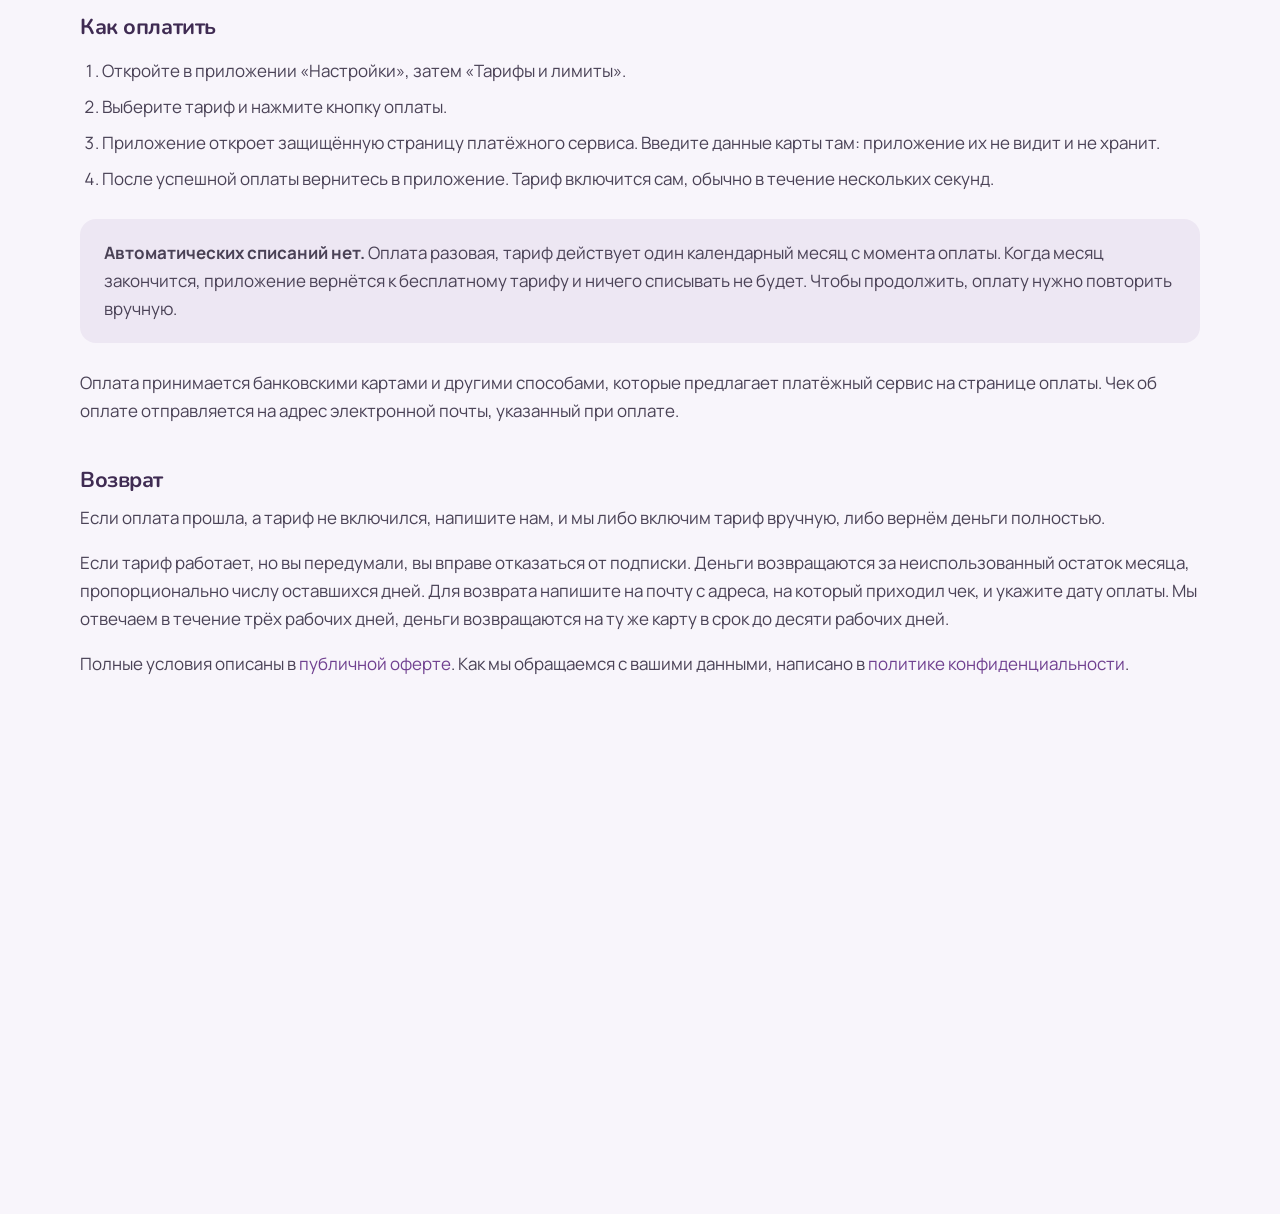
<file: tariffs.html>
<!DOCTYPE html>
<html lang="ru">
<head>
<meta charset="utf-8">
<meta name="viewport" content="width=device-width, initial-scale=1">
<!-- Цвет полосы браузера на телефоне; скрипт ниже правит его под тему -->
<meta name="theme-color" content="#f8f5fb">
<title>Тарифы и условия оплаты — TimeFlow</title>
<meta name="description" content="Тарифы TimeFlow: бесплатный, Студенческий за 299 рублей и Pro за 750 рублей в месяц. Что входит, как оплатить и как вернуть деньги.">
<link rel="icon" type="image/png" href="assets/favicon.png">
<link rel="preconnect" href="https://fonts.googleapis.com">
<link rel="preconnect" href="https://fonts.gstatic.com" crossorigin>
<link href="https://fonts.googleapis.com/css2?family=Manrope:wght@400;500;600;700;800&family=Nunito:wght@600;700;800&display=swap" rel="stylesheet">
<link rel="stylesheet" href="assets/style.css">
<!-- Класс js и тему ставим до первой отрисовки.

     Класс js: блоки, которые всплывают при прокрутке, прячутся только
     при живом скрипте. Без него класса нет, прятать некому — и
     страница видна целиком.

     Тема: сначала та, что человек выбрал сам, иначе системная. Код
     стоит здесь, а не в site.js, именно из-за порядка: site.js
     отложенный, и страница успела бы мигнуть светлым. -->
<script>
(function () {
  var root = document.documentElement;
  root.className = "js";
  var pick = null;
  try { pick = localStorage.getItem("tf-theme"); } catch (e) { pick = null; }
  if (pick !== "light" && pick !== "dark") {
    pick = matchMedia("(prefers-color-scheme: dark)").matches ? "dark" : "light";
  }
  root.dataset.theme = pick;
  var bar = document.querySelector('meta[name="theme-color"]');
  if (bar) bar.setAttribute("content", pick === "dark" ? "#131019" : "#f8f5fb");
})();
</script>
<script src="assets/site.js" defer></script>
</head>
<body>

<div class="glow" id="glow" aria-hidden="true"></div>

<!-- Заставка на время загрузки: знак TimeFlow стоит на месте, вокруг
     бежит кольцо — как кольцо прогресса в карточке дня в приложении. -->
<div class="loader" id="loader" aria-hidden="true">
  <div class="loader-in">
    <div class="loader-mark">
      <svg class="loader-ring" viewBox="0 0 120 120" width="148" height="148" aria-hidden="true" focusable="false">
        <circle class="loader-ring-track" cx="60" cy="60" r="55"/>
        <circle class="loader-ring-arc" cx="60" cy="60" r="55" pathLength="100"/>
      </svg>
      <img src="assets/mark.png" alt="" width="52" height="86">
    </div>
    <span class="loader-word">TimeFlow</span>
  </div>
</div>

<header class="top">
  <div class="wrap">
    <a class="brand" href="/"><img src="assets/mark.png" alt="">TimeFlow</a>
    <nav>
      <a href="/#features" class="hide-sm">Возможности</a>
      <a href="/tariffs">Тарифы</a>
      <a href="/oferta" class="hide-sm">Оферта</a>
      <button class="theme-switch" id="themeSwitch" type="button"
              aria-label="Включить тёмную тему" aria-pressed="false">
        <svg viewBox="0 0 24 24" aria-hidden="true" focusable="false">
          <!-- Вырез месяца — дырка в маске, а не плашка цвета фона:
               шапка полупрозрачная, плашку было бы видно -->
          <mask id="tfBite">
            <rect x="0" y="0" width="24" height="24" fill="#fff"/>
            <circle class="bite" cx="12" cy="12" r="5.4" fill="#000"/>
          </mask>
          <g class="rays" stroke="currentColor" stroke-width="1.8" stroke-linecap="round" fill="none">
            <path d="M12 2.2v2"/><path d="M12 19.8v2"/>
            <path d="M2.2 12h2"/><path d="M19.8 12h2"/>
            <path d="M5.5 5.5l1.4 1.4"/><path d="M17.1 17.1l1.4 1.4"/>
            <path d="M18.5 5.5l-1.4 1.4"/><path d="M6.9 17.1l-1.4 1.4"/>
          </g>
          <circle class="disc" cx="12" cy="12" r="5.4" mask="url(#tfBite)"/>
        </svg>
      </button>
      <a href="https://github.com/Sanerkaa/timeflow-site/releases/latest/download/TimeFlow.apk" class="btn btn-main btn-sm">Скачать</a>
    </nav>
  </div>
</header>

<div class="doc">
  <div class="wrap">
    <a class="back" href="/">← На главную</a>
    <h1>Тарифы и условия оплаты</h1>
    <p class="updated">Действуют с 1 сентября 2026 года</p>

    <p style="max-width:44em">
      Само приложение бесплатное и остаётся таким без ограничения по
      времени. Задачи, планировщик, расписание вуза, виджет и совместные
      комнаты доступны всем. Платный тариф нужен для одного: он поднимает
      дневные лимиты на функции с искусственным интеллектом.
    </p>

    <div class="plans" style="margin:44px 0">
      <article class="plan">
        <h3>Бесплатный</h3>
        <div class="price">0 ₽</div>
        <ul>
          <li class="yes">Задачи, планировщик, расписание</li>
          <li class="yes">Виджет и совместные комнаты</li>
          <li>Ассистент: 5 запросов в день</li>
          <li>Разбор задач: 2 в день</li>
          <li>Задачи голосом: 2 в день</li>
          <li>Силлабус: 2 в неделю</li>
          <li>Файлы к задачам до 20 МБ</li>
        </ul>
        <a class="btn btn-ghost" href="https://github.com/Sanerkaa/timeflow-site/releases/latest/download/TimeFlow.apk">Скачать</a>
      </article>

      <article class="plan pick">
        <h3>Студенческий</h3>
        <div class="price">299 ₽ <span>в месяц</span></div>
        <ul>
          <li class="yes">Ассистент: 10 запросов в день</li>
          <li class="yes">Разбор задач: 10 в день</li>
          <li class="yes">Задачи голосом: 5 в день</li>
          <li class="yes">Силлабус: 5 в день</li>
          <li>Файлы к задачам до 20 МБ</li>
          <li>Всё из бесплатного тарифа</li>
        </ul>
        <span class="btn btn-ghost" style="cursor:default">Оформляется в приложении</span>
      </article>

      <article class="plan">
        <h3>Pro</h3>
        <div class="price">750 ₽ <span>в месяц</span></div>
        <ul>
          <li class="yes">Ассистент без ограничений</li>
          <li class="yes">Разбор задач без ограничений</li>
          <li class="yes">Задачи голосом: 10 в день</li>
          <li class="yes">Силлабус: 10 в день</li>
          <li class="yes">Файлы к задачам до 100 МБ</li>
          <li>Всё из «Студенческого»</li>
        </ul>
        <span class="btn btn-ghost" style="cursor:default">Оформляется в приложении</span>
      </article>
    </div>

    <h2>Что именно ограничено</h2>

    <p>
      Ограничения касаются только тех действий, которые обращаются к
      нейросети. Всё остальное в приложении работает одинаково на любом
      тарифе.
    </p>

    <table>
      <tr>
        <th>Возможность</th>
        <th>Бесплатный</th>
        <th>Студенческий</th>
        <th>Pro</th>
      </tr>
      <tr>
        <td>Запросы к ассистенту</td>
        <td>5 в день</td>
        <td>10 в день</td>
        <td>без ограничений</td>
      </tr>
      <tr>
        <td>Разбор задач и советы</td>
        <td>2 в день</td>
        <td>10 в день</td>
        <td>без ограничений</td>
      </tr>
      <tr>
        <td>Создание задачи голосом</td>
        <td>2 в день</td>
        <td>5 в день</td>
        <td>10 в день</td>
      </tr>
      <tr>
        <td>Разбор силлабуса с фотографии</td>
        <td>2 в неделю</td>
        <td>5 в день</td>
        <td>10 в день</td>
      </tr>
      <tr>
        <td>Размер файла в задаче</td>
        <td>20 МБ</td>
        <td>20 МБ</td>
        <td>100 МБ</td>
      </tr>
      <tr>
        <td>Задачи, расписание, виджет, комнаты</td>
        <td>полностью</td>
        <td>полностью</td>
        <td>полностью</td>
      </tr>
    </table>

    <p>
      Дневной счётчик обнуляется в полночь по времени вашего устройства,
      недельный по понедельникам. Неизрасходованные запросы на следующий
      период не переносятся.
    </p>

    <h2>Как оплатить</h2>

    <ol>
      <li>Откройте в приложении «Настройки», затем «Тарифы и лимиты».</li>
      <li>Выберите тариф и нажмите кнопку оплаты.</li>
      <li>
        Приложение откроет защищённую страницу платёжного сервиса. Введите
        данные карты там: приложение их не видит и не хранит.
      </li>
      <li>
        После успешной оплаты вернитесь в приложение. Тариф включится сам,
        обычно в течение нескольких секунд.
      </li>
    </ol>

    <div class="callout">
      <p>
        <strong>Автоматических списаний нет.</strong> Оплата разовая, тариф
        действует один календарный месяц с момента оплаты. Когда месяц
        закончится, приложение вернётся к бесплатному тарифу и ничего
        списывать не будет. Чтобы продолжить, оплату нужно повторить
        вручную.
      </p>
    </div>

    <p>
      Оплата принимается банковскими картами и другими способами, которые
      предлагает платёжный сервис на странице оплаты. Чек об оплате
      отправляется на адрес электронной почты, указанный при оплате.
    </p>

    <h2>Возврат</h2>

    <p>
      Если оплата прошла, а тариф не включился, напишите нам, и мы либо
      включим тариф вручную, либо вернём деньги полностью.
    </p>

    <p>
      Если тариф работает, но вы передумали, вы вправе отказаться от
      подписки. Деньги возвращаются за неиспользованный остаток месяца,
      пропорционально числу оставшихся дней. Для возврата напишите на почту
      с адреса, на который приходил чек, и укажите дату оплаты. Мы отвечаем
      в течение трёх рабочих дней, деньги возвращаются на ту же карту в
      срок до десяти рабочих дней.
    </p>

    <p>
      Полные условия описаны в <a href="/oferta">публичной оферте</a>.
      Как мы обращаемся с вашими данными, написано в
      <a href="/policy">политике конфиденциальности</a>.
    </p>
  </div>
</div>

<footer class="foot">
  <div class="foot-arc">
    <div class="wrap">
      <a class="brand foot-brand" href="/"><img src="assets/mark.png" alt="">TimeFlow</a>

      <div class="foot-follow">
        <span>Мы на связи</span>
        <a class="foot-icon" href="https://t.me/TimeFlowUpdater_bot" aria-label="TimeFlow в Telegram">
          <svg viewBox="0 0 24 24" aria-hidden="true" focusable="false"><path fill="currentColor" d="M12 2a10 10 0 1 0 0 20 10 10 0 0 0 0-20Zm4.64 6.8-1.57 7.4c-.12.53-.43.66-.87.41l-2.4-1.77-1.16 1.12c-.13.13-.24.24-.49.24l.17-2.45 4.46-4.03c.19-.17-.04-.27-.3-.1l-5.51 3.47-2.37-.74c-.52-.16-.53-.52.11-.77l9.27-3.57c.43-.16.81.1.66.79Z"/></svg>
        </a>
        <a class="foot-icon" href="mailto:chuprinapolina212@gmail.com" aria-label="Написать на почту">
          <svg viewBox="0 0 24 24" aria-hidden="true" focusable="false" fill="none" stroke="currentColor" stroke-width="2" stroke-linecap="round" stroke-linejoin="round"><rect x="2" y="4" width="20" height="16" rx="2"/><path d="m22 7-8.97 5.7a1.94 1.94 0 0 1-2.06 0L2 7"/></svg>
        </a>
      </div>

      <nav class="foot-links" aria-label="Документы">
        <a href="/oferta">Условия использования</a>
        <a href="/policy">Политика конфиденциальности</a>
        <a href="/tariffs">Тарифы и оплата</a>
      </nav>

      <p class="foot-legal">
        Продавец: Чуприна Полина Владимировна, плательщик НПД · ИНН 540231194105 ·
        <a href="mailto:chuprinapolina212@gmail.com">chuprinapolina212@gmail.com</a>
      </p>
      <p class="foot-copy">© 2026 TimeFlow. Все права защищены.</p>
    </div>
  </div>
</footer>


</body>
</html>
</file>
<file: assets/style.css>
/* TimeFlow — общий стиль сайта.
   Тема светлая, «бумажная»: сиреневый фон логотипа, сливовый текст,
   серифные заголовки. */

:root {
  --paper: #f8f5fb;
  --surface: #ffffff;
  --lilac: #dad0e6;
  --lilac-soft: #ede7f3;
  --plum: #3f2b52;
  --ink: #4a4256;
  --muted: #7b7189;
  --accent: #704090;
  --accent-deep: #573071;
  --line: #e6dfee;
  --shadow: 0 18px 50px rgba(63, 43, 82, .10);
  --shadow-sm: 0 6px 20px rgba(63, 43, 82, .07);
  --radius: 22px;
  /* Заголовки — Nunito: круглые окончания штрихов, мягче и приветливее
     строгого Playfair, и кириллица у него полноценная */
  --display: "Nunito", "Manrope", -apple-system, "Segoe UI", sans-serif;
  --body: "Manrope", -apple-system, BlinkMacSystemFont, "Segoe UI", Roboto,
    "Helvetica Neue", Arial, sans-serif;

  /* Ниже — то, что раньше было вписано прямо в правила. Вынесено сюда
     целиком: тёмная тема переопределяет только этот список, а сами
     правила у обеих тем одни и те же. */
  --on-accent: #fff;             /* текст на сиреневой кнопке */
  --halo: rgba(218, 208, 230, .75);
  --top-glass: rgba(248, 245, 251, .55);
  --top-solid: rgba(248, 245, 251, .96);
  --glow-core: rgba(138, 84, 178, .34);
  --glow-mid: rgba(138, 84, 178, .14);
  --glow-edge: rgba(138, 84, 178, 0);
  --accent-half: rgba(112, 64, 144, .45);
  --accent-none: rgba(112, 64, 144, 0);
  --shadow-hover: 0 26px 60px rgba(63, 43, 82, .16);
  --shadow-stuck: 0 6px 24px rgba(63, 43, 82, .08);
  --btn-shadow: 0 10px 26px rgba(112, 64, 144, .28);
  --btn-shadow-hover: 0 16px 34px rgba(112, 64, 144, .34);
  --pick-shadow: 0 18px 44px rgba(112, 64, 144, .16);
  --mark-drop: 0 24px 50px rgba(87, 48, 113, .22);
  --loader-drop: 0 16px 28px rgba(87, 48, 113, .18);
  --fill-bg: #fdf3c7;
  --fill-ink: #6b5800;
  color-scheme: light;
}

/* ── Тёмная тема ────────────────────────────────────────────────────────

   Не инверсия светлой, а свой набор: фон — глубокий сливовый, а не
   чёрный, чтобы сиреневый знак не висел в пустоте; сиреневый акцент
   поднят до #c49bec, потому что рабочий #704090 на тёмном фоне
   недобирает по контрасту и ссылки перестают читаться. Текст на кнопке,
   наоборот, тёмный: светлая плашка со белыми буквами слепит.

   Тему ставит атрибут, а не медиазапрос: человек может выбрать её
   вручную, и выбор должен пережить перезагрузку. Системную настройку
   учитывает скрипт в <head> — он и ставит атрибут до первой отрисовки,
   поэтому страница не мигает светлым. */

[data-theme="dark"] {
  --paper: #131019;
  --surface: #1c1826;
  --lilac: #3b3050;
  --lilac-soft: #262036;
  --plum: #efe8f7;
  --ink: #cbc2da;
  --muted: #9c91af;
  --accent: #c49bec;
  --accent-deep: #d9bef8;
  --line: #302943;
  --shadow: 0 20px 52px rgba(0, 0, 0, .5);
  --shadow-sm: 0 8px 22px rgba(0, 0, 0, .34);

  --on-accent: #1d1428;
  --halo: rgba(104, 66, 148, .5);
  --top-glass: rgba(19, 16, 25, .62);
  --top-solid: rgba(19, 16, 25, .96);
  --glow-core: rgba(158, 104, 208, .26);
  --glow-mid: rgba(158, 104, 208, .11);
  --glow-edge: rgba(158, 104, 208, 0);
  --accent-half: rgba(196, 155, 236, .45);
  --accent-none: rgba(196, 155, 236, 0);
  --shadow-hover: 0 26px 60px rgba(0, 0, 0, .55);
  --shadow-stuck: 0 6px 24px rgba(0, 0, 0, .4);
  --btn-shadow: 0 10px 26px rgba(120, 72, 168, .38);
  --btn-shadow-hover: 0 16px 34px rgba(140, 88, 196, .46);
  --pick-shadow: 0 18px 44px rgba(140, 88, 196, .28);
  --mark-drop: 0 24px 50px rgba(0, 0, 0, .5);
  --loader-drop: 0 16px 28px rgba(0, 0, 0, .45);
  --fill-bg: #3a3319;
  --fill-ink: #f0dd93;
  color-scheme: dark;
}

* { box-sizing: border-box; }

html { scroll-behavior: smooth; }

body {
  margin: 0;
  background: var(--paper);
  color: var(--ink);
  font-family: var(--body);
  font-size: 17px;
  line-height: 1.65;
  -webkit-font-smoothing: antialiased;
}

/* height: auto обязательно: у снимков экрана проставлены атрибуты width и
   height, и без него картинка тянется на свои натуральные 1385 пикселей */
img { max-width: 100%; height: auto; display: block; }

a { color: var(--accent); text-decoration: none; }
a:hover { color: var(--accent-deep); text-decoration: underline; }

h1, h2, h3 {
  font-family: var(--display);
  color: var(--plum);
  font-weight: 700;
  line-height: 1.18;
  margin: 0 0 .5em;
}

/* Nunito шире Playfair, на крупных кеглях его стоит поджать */
h1 { font-size: clamp(2.3rem, 5.5vw, 3.7rem); letter-spacing: -.025em; }
h2 { font-size: clamp(1.7rem, 3.6vw, 2.4rem); letter-spacing: -.02em; }
h3 { font-size: 1.2rem; font-family: var(--body); font-weight: 700; }

p { margin: 0 0 1em; }

.wrap { width: min(1120px, 100% - 40px); margin-inline: auto; }
.narrow { width: min(760px, 100% - 40px); margin-inline: auto; }

/* ── Шапка ─────────────────────────────────────────────────────────────── */

/* Шапка матовая: сквозь неё видно, что под ней проезжает, но текст
   остаётся читаемым за счёт размытия. saturate добавлен затем, что при
   сильном blur цвета под стеклом выцветают и фон становится серым. */
.top {
  position: sticky;
  top: 0;
  z-index: 20;
  background: var(--top-glass);
  backdrop-filter: blur(18px) saturate(170%);
  -webkit-backdrop-filter: blur(18px) saturate(170%);
  border-bottom: 1px solid rgba(230, 223, 238, .8);
}

/* Без размытия полупрозрачная шапка превратилась бы в кашу из букв */
@supports not ((backdrop-filter: blur(1px)) or (-webkit-backdrop-filter: blur(1px))) {
  .top { background: var(--top-solid); }
}

.top .wrap {
  display: flex;
  align-items: center;
  gap: 26px;
  height: 68px;
}

.brand {
  display: flex;
  align-items: center;
  gap: 10px;
  font-family: var(--display);
  font-size: 1.25rem;
  color: var(--plum);
  font-weight: 600;
}
.brand:hover { text-decoration: none; }
.brand { flex-shrink: 0; white-space: nowrap; }
.brand img {
  width: 26px;
  height: 43px;
  max-width: none;
  flex: 0 0 26px;
  object-fit: contain;
}

.top nav { margin-left: auto; display: flex; gap: 24px; align-items: center; }
/* Кнопку из этого правила исключаем: иначе оно перебивает её белый текст
   по специфичности, и «Скачать» становится тёмным на фиолетовом */
.top nav a:not(.btn) { color: var(--ink); font-size: .95rem; font-weight: 500; }
.top nav a:not(.btn):hover { color: var(--accent); text-decoration: none; }

@media (max-width: 760px) {
  .top nav a.hide-sm { display: none; }
}

/* ── Кнопки ────────────────────────────────────────────────────────────── */

.btn {
  display: inline-flex;
  align-items: center;
  justify-content: center;
  gap: 9px;
  padding: 14px 26px;
  border-radius: 999px;
  font-weight: 700;
  font-size: 1rem;
  border: 1px solid transparent;
  cursor: pointer;
  transition: transform .16s ease, box-shadow .16s ease, background .16s ease;
}
/* Увеличение, а не подъём. Подъём уводил нижний край кнопки из-под
   курсора: наведение терялось, кнопка возвращалась на место, наведение
   появлялось снова — и курсор мигал между рукой и стрелкой по нескольку
   раз в секунду. Кнопка, которая растёт, из-под курсора уйти не может. */
.btn:hover { text-decoration: none; transform: scale(1.035); }

.btn-main {
  background: var(--accent);
  color: var(--on-accent);
  box-shadow: var(--btn-shadow);
}
.btn-main:hover { background: var(--accent-deep); color: var(--on-accent); }

.btn-ghost {
  background: var(--surface);
  color: var(--plum);
  border-color: var(--line);
  box-shadow: var(--shadow-sm);
}
.btn-ghost:hover { color: var(--accent); }

.btn-sm { padding: 10px 20px; font-size: .92rem; }

/* ── Первый экран ──────────────────────────────────────────────────────── */

/* Обрезаем только по бокам: сиреневое пятно шире экрана и дало бы
   прокрутку вбок. Вниз пятно и тень телефона свободно заходят на раздел
   с часами — иначе по низу первого экрана шла ровная линия, будто блок
   обрубили. Где clip не знают, остаётся прежнее hidden. */
.hero {
  padding: 84px 0 60px;
  position: relative;
  overflow: hidden;
  overflow: clip visible;
}

.hero::before {
  content: "";
  position: absolute;
  inset: -180px -10% auto auto;
  width: 620px;
  height: 620px;
  background: radial-gradient(circle, var(--halo), transparent 62%);
  z-index: -1;
}

.hero .wrap {
  display: grid;
  grid-template-columns: 1.15fr .85fr;
  gap: 56px;
  align-items: center;
}

.eyebrow {
  display: inline-block;
  font-size: .82rem;
  letter-spacing: .09em;
  text-transform: uppercase;
  font-weight: 700;
  color: var(--accent);
  background: var(--lilac-soft);
  padding: 7px 15px;
  border-radius: 999px;
  margin-bottom: 20px;
}

.lead { font-size: 1.2rem; color: var(--muted); max-width: 30em; }

.hero-actions { display: flex; flex-wrap: wrap; gap: 14px; margin-top: 28px; }

.hero-art { display: flex; justify-content: center; }

@media (max-width: 900px) {
  .hero { padding-top: 56px; }
  .hero .wrap { grid-template-columns: 1fr; gap: 34px; }
}

/* ── Секции ────────────────────────────────────────────────────────────── */

section { padding: 72px 0; }

.section-head { max-width: 40em; margin-bottom: 44px; }
.section-head p { color: var(--muted); margin: 0; }

.cards { display: grid; gap: 22px; grid-template-columns: repeat(3, 1fr); }
.cards.two { grid-template-columns: repeat(2, 1fr); }

@media (max-width: 900px) { .cards, .cards.two { grid-template-columns: 1fr; } }

.card {
  background: var(--surface);
  border: 1px solid var(--line);
  border-radius: var(--radius);
  padding: 28px;
  box-shadow: var(--shadow-sm);
}

.card h3 { color: var(--plum); margin-bottom: .4em; }
.card p { color: var(--muted); font-size: .97rem; margin: 0; }

.card-mark {
  width: 44px;
  height: 44px;
  border-radius: 13px;
  background: var(--lilac-soft);
  display: flex;
  align-items: center;
  justify-content: center;
  margin-bottom: 16px;
  color: var(--accent);
}

/* Иконки Lucide вставлены кодом, а не картинкой: так они красятся текущим
   цветом и остаются чёткими на любом экране. Раньше тут стояли эмодзи, а их
   рисует система — на Windows, Android и айфоне они выходили разными. */
.card-mark svg { width: 22px; height: 22px; }

/* ── Тарифы ────────────────────────────────────────────────────────────── */

.plans { display: grid; gap: 22px; grid-template-columns: repeat(3, 1fr); }
@media (max-width: 900px) { .plans { grid-template-columns: 1fr; } }

.plan {
  background: var(--surface);
  border: 1px solid var(--line);
  border-radius: var(--radius);
  padding: 30px;
  display: flex;
  flex-direction: column;
  box-shadow: var(--shadow-sm);
}

.plan.pick {
  border-color: var(--accent);
  box-shadow: var(--pick-shadow);
  position: relative;
}

.plan.pick::after {
  content: "Чаще выбирают";
  position: absolute;
  top: -13px;
  left: 30px;
  background: var(--accent);
  color: var(--on-accent);
  font-size: .74rem;
  font-weight: 700;
  letter-spacing: .05em;
  padding: 5px 13px;
  border-radius: 999px;
}

.plan h3 { font-size: 1.3rem; font-family: var(--display); font-weight: 700; }

.price {
  font-family: var(--display);
  font-size: 2.6rem;
  color: var(--plum);
  line-height: 1;
  margin: 6px 0 4px;
}
.price span { font-family: var(--body); font-size: .95rem; color: var(--muted); }

.plan ul { list-style: none; margin: 22px 0 26px; padding: 0; }
.plan li {
  position: relative;
  padding-left: 26px;
  margin-bottom: 11px;
  font-size: .96rem;
}
.plan li::before {
  content: "";
  position: absolute;
  left: 6px;
  top: .55em;
  width: 7px;
  height: 7px;
  border-radius: 50%;
  background: var(--lilac);
}
.plan li.yes::before { background: var(--accent); }
.plan .btn { margin-top: auto; }

/* ── Счётчик скачиваний в полосе призыва ──────────────────────────────── */

.downloads { display: grid; justify-items: center; gap: 2px; margin-top: 18px; }
.downloads-num {
  font-family: var(--display);
  font-size: clamp(2.8rem, 7vw, 4.2rem);
  font-weight: 800;
  line-height: 1;
  color: var(--accent);
  font-variant-numeric: tabular-nums;
}
.downloads-label { color: var(--ink); font-weight: 600; }

/* ── Заявка на новый вуз ──────────────────────────────────────────────── */

.univ {
  display: grid;
  grid-template-columns: minmax(0, .9fr) minmax(0, 1.1fr);
  gap: 48px;
  align-items: center;
}
@media (max-width: 900px) { .univ { grid-template-columns: 1fr; gap: 26px; } }
.univ-text p { color: var(--ink); max-width: 28em; }

.univ-form { display: grid; gap: 16px; padding: 30px; }
.field-row { display: grid; grid-template-columns: 1fr 1fr; gap: 16px; }
@media (max-width: 560px) { .field-row { grid-template-columns: 1fr; } }

.field { display: grid; gap: 7px; }
.field > span { font-size: .9rem; font-weight: 600; color: var(--plum); }
.field b { color: var(--accent); font-weight: 700; }
.field input {
  font: inherit;
  color: var(--plum);
  background: var(--paper);
  border: 1px solid var(--line);
  border-radius: 14px;
  padding: 13px 16px;
  transition: border-color .2s ease, box-shadow .2s ease;
}
.field input::placeholder { color: var(--muted); opacity: .75; }
.field input:focus {
  outline: none;
  border-color: var(--accent);
  box-shadow: 0 0 0 3px var(--halo);
}

.combo { position: relative; display: block; }
.combo input { width: 100%; box-sizing: border-box; }
.combo-list {
  position: absolute;
  z-index: 20;
  left: 0;
  right: 0;
  top: calc(100% + 6px);
  max-height: 380px;
  scrollbar-width: thin;
  scrollbar-color: var(--lilac) transparent;
  overflow-y: auto;
  margin: 0;
  padding: 6px;
  list-style: none;
  background: var(--surface);
  border: 1px solid var(--line);
  border-radius: 16px;
  box-shadow: var(--shadow);
  animation: comboIn .18s cubic-bezier(.2, .7, .3, 1);
}
@keyframes comboIn { from { opacity: 0; transform: translateY(-4px); } }
.combo-list li {
  padding: 10px 12px;
  border-radius: 10px;
  color: var(--ink);
  cursor: pointer;
}
.combo-list li mark { background: none; color: var(--accent); font-weight: 700; }
.combo-list li[aria-selected="true"], .combo-list li:hover {
  background: var(--lilac-soft);
  color: var(--plum);
}

.check { display: flex; gap: 10px; align-items: flex-start; font-size: .86rem; color: var(--muted); line-height: 1.5; }
.check input { margin-top: 3px; accent-color: var(--accent); width: 16px; height: 16px; flex: 0 0 16px; }

.univ-form .btn { justify-self: start; }
.univ-form .btn[disabled] { opacity: .6; cursor: progress; }
.univ-status { margin: 0; font-size: .92rem; min-height: 1.4em; }
.univ-status.ok { color: #2f8a4e; }
.univ-status.err { color: #c0392b; }
.univ-honey { position: absolute; left: -9999px; width: 1px; height: 1px; opacity: 0; }

/* ── Вопросы ───────────────────────────────────────────────────────────── */

details {
  background: var(--surface);
  border: 1px solid var(--line);
  border-radius: 16px;
  padding: 18px 22px;
  margin-bottom: 12px;
}
details[open] { box-shadow: var(--shadow-sm); }
summary {
  cursor: pointer;
  font-weight: 600;
  color: var(--plum);
  list-style: none;
}
summary::-webkit-details-marker { display: none; }
details p { margin: 14px 0 0; color: var(--muted); font-size: .96rem; }

/* ── Полоса призыва ────────────────────────────────────────────────────── */

.strip {
  background: linear-gradient(135deg, var(--lilac-soft), var(--lilac));
  border-radius: 30px;
  padding: 54px 40px;
  text-align: center;
}
.strip h2 { margin-bottom: .3em; }
.strip p { color: var(--ink); max-width: 34em; margin-inline: auto; }

/* ── Подвал ────────────────────────────────────────────────────────────── */

/* Центрованный подвал на светлой плашке с выпуклым верхним краем:
   знак, связь (Telegram и почта), документы, реквизиты. Один на все
   страницы. */
.foot {
  margin-top: 40px;
  font-size: .92rem;
  color: var(--ink); /* серый --muted на сиреневом читался плохо */
  text-align: center;
}
.foot-arc {
  /* Тот же переливающийся сиреневый, что у полосы «Попробуйте бесплатно» */
  background: linear-gradient(135deg, var(--lilac-soft), var(--lilac), var(--lilac-soft));
  background-size: 220% 220%;
  animation: stripShift 18s ease-in-out infinite;
  border-radius: 50% 50% 0 0 / 90px 90px 0 0;
  padding: 78px 0 36px;
}
.foot-brand {
  display: inline-flex;
  font-size: 1.35rem;
}

.foot-follow {
  display: flex;
  align-items: center;
  justify-content: center;
  gap: 12px;
  margin: 22px 0 26px;
  color: var(--ink);
}
.foot-follow span { margin-right: 4px; }
.foot-icon {
  display: grid;
  place-items: center;
  width: 42px;
  height: 42px;
  border-radius: 50%;
  background: var(--surface);
  border: 1px solid var(--line);
  color: var(--accent);
  box-shadow: var(--shadow-sm);
  transition: transform .25s cubic-bezier(.2, .7, .3, 1), background .2s ease, color .2s ease;
}
.foot-icon svg { width: 20px; height: 20px; }
.foot-icon:hover {
  transform: translateY(-3px);
  background: var(--accent);
  color: var(--on-accent);
  text-decoration: none;
}

.foot-links {
  display: flex;
  flex-wrap: wrap;
  justify-content: center;
  gap: 8px 26px;
  padding-top: 24px;
  border-top: 1px solid var(--line);
  max-width: 640px;
  margin: 0 auto;
}
.foot-links a { color: var(--ink); }

.foot-legal {
  margin: 22px auto 0;
  max-width: 640px;
  font-size: .82rem;
  line-height: 1.7;
}
.foot-copy {
  margin: 8px 0 0;
  font-size: .82rem;
  font-weight: 700;
  color: var(--plum);
}

/* Появление подвала: плашка проступает мягким пятном из нижней кромки,
   поднимается и растекается в стороны, а размытый край по ходу
   собирается в чёткий — как свет из-за горизонта. Это маска с радиальным
   градиентом: её размеры и ширину мягкого края ведут три переменные,
   объявленные через @property, чтобы браузер умел их плавно менять.
   По ключевым кадрам пятно сначала встаёт куполом, потом расходится
   в стороны. В конце маска больше плашки и ничего не срезает. Прячем
   только при живом скрипте — is-in ставит site.js, как и у .reveal. */
@property --arc-rx { syntax: '<percentage>'; inherits: false; initial-value: 160%; }
@property --arc-ry { syntax: '<percentage>'; inherits: false; initial-value: 420%; }
@property --arc-solid { syntax: '<percentage>'; inherits: false; initial-value: 72%; }
.foot-arc {
  -webkit-mask-image: radial-gradient(var(--arc-rx) var(--arc-ry) at 50% 100%, #000 var(--arc-solid), transparent 100%);
  mask-image: radial-gradient(var(--arc-rx) var(--arc-ry) at 50% 100%, #000 var(--arc-solid), transparent 100%);
}
/* До старта плашки не видно совсем: видимое пятно в ожидании давало
   «первую волну», а запуск — вторую */
.js .foot:not(.is-in) .foot-arc { --arc-rx: 18%; --arc-ry: 0%; --arc-solid: 0%; }
/* Переливание — первым, как в базовом правиле: при смене списка
   анимация на том же месте с тем же именем не перезапускается, и цвет
   не дёргается в момент старта */
.foot.is-in .foot-arc {
  animation:
    stripShift 18s ease-in-out infinite,
    arcRise 1.8s linear both;
}
/* Ход сосчитан заранее: одна кривая замедления на всю анимацию, шаги
   по 5% с равномерным ходом между ними. С тремя ключевыми кадрами и общей
   функцией плавности купол разгонялся и тормозил на каждом отрезке —
   выглядело как несколько волн подряд. */
@keyframes arcRise {
    0% { --arc-rx: 18.0%; --arc-ry: 0.0%; --arc-solid: 0.0%; }
    5% { --arc-rx: 22.7%; --arc-ry: 42.1%; --arc-solid: 9.9%; }
   10% { --arc-rx: 28.9%; --arc-ry: 78.2%; --arc-solid: 18.6%; }
   15% { --arc-rx: 36.0%; --arc-ry: 108.1%; --arc-solid: 26.2%; }
   20% { --arc-rx: 43.9%; --arc-ry: 131.0%; --arc-solid: 32.6%; }
   25% { --arc-rx: 53.1%; --arc-ry: 147.7%; --arc-solid: 38.2%; }
   30% { --arc-rx: 63.1%; --arc-ry: 162.5%; --arc-solid: 43.1%; }
   35% { --arc-rx: 73.3%; --arc-ry: 178.2%; --arc-solid: 47.4%; }
   40% { --arc-rx: 83.4%; --arc-ry: 196.6%; --arc-solid: 51.4%; }
   45% { --arc-rx: 93.2%; --arc-ry: 218.9%; --arc-solid: 54.9%; }
   50% { --arc-rx: 103.1%; --arc-ry: 244.7%; --arc-solid: 58.1%; }
   55% { --arc-rx: 112.7%; --arc-ry: 272.0%; --arc-solid: 60.9%; }
   60% { --arc-rx: 121.9%; --arc-ry: 299.3%; --arc-solid: 63.3%; }
   65% { --arc-rx: 130.3%; --arc-ry: 325.3%; --arc-solid: 65.4%; }
   70% { --arc-rx: 137.9%; --arc-ry: 349.1%; --arc-solid: 67.2%; }
   75% { --arc-rx: 144.5%; --arc-ry: 370.0%; --arc-solid: 68.7%; }
   80% { --arc-rx: 150.0%; --arc-ry: 387.7%; --arc-solid: 69.9%; }
   85% { --arc-rx: 154.3%; --arc-ry: 401.7%; --arc-solid: 70.8%; }
   90% { --arc-rx: 157.5%; --arc-ry: 411.8%; --arc-solid: 71.5%; }
   95% { --arc-rx: 159.4%; --arc-ry: 417.9%; --arc-solid: 71.9%; }
  100% { --arc-rx: 160.0%; --arc-ry: 420.0%; --arc-solid: 72.0%; }
}

.foot-arc .wrap > * {
  transition:
    opacity .6s ease var(--foot-delay, 0ms),
    transform .7s cubic-bezier(.2, .7, .3, 1) var(--foot-delay, 0ms);
}
.js .foot:not(.is-in) .foot-arc .wrap > * { opacity: 0; transform: translateY(18px); }
.foot-arc .wrap > :nth-child(1) { --foot-delay: 220ms; }
.foot-arc .wrap > :nth-child(2) { --foot-delay: 300ms; }
.foot-arc .wrap > :nth-child(3) { --foot-delay: 380ms; }
.foot-arc .wrap > :nth-child(4) { --foot-delay: 450ms; }
.foot-arc .wrap > :nth-child(5) { --foot-delay: 510ms; }

/* Иконки связи ещё и «выпрыгивают» с лёгким перелётом. Анимация, а не
   transition: иначе задержка появления мешала бы наведению. backwards —
   после прыжка она отпускает transform, и подъём при наведении работает. */
@keyframes footPop {
  from { opacity: 0; transform: scale(.4); }
  to { opacity: 1; transform: none; }
}
.foot.is-in .foot-icon {
  animation: footPop .55s cubic-bezier(.3, 1.6, .5, 1) backwards;
}
.foot.is-in .foot-icon:nth-of-type(1) { animation-delay: 380ms; }
.foot.is-in .foot-icon:nth-of-type(2) { animation-delay: 450ms; }

@media (max-width: 560px) {
  .foot-arc { border-radius: 50% 50% 0 0 / 44px 44px 0 0; padding-top: 56px; }
  .foot-links { flex-direction: column; gap: 10px; }
}

.requisites { line-height: 1.9; }
.fill { background: var(--fill-bg); padding: 0 6px; border-radius: 4px; color: var(--fill-ink); }

/* ── Юридические страницы ──────────────────────────────────────────────── */

.doc { padding: 60px 0 80px; }
.doc h1 { font-size: clamp(1.9rem, 4vw, 2.8rem); margin-bottom: .3em; }
.doc .updated { color: var(--muted); font-size: .92rem; margin-bottom: 40px; }
.doc h2 { font-size: 1.35rem; margin: 42px 0 .5em; }
.doc h3 { margin: 28px 0 .4em; }
.doc ul, .doc ol { padding-left: 22px; }
.doc li { margin-bottom: 8px; }

.doc table {
  width: 100%;
  border-collapse: collapse;
  margin: 20px 0;
  font-size: .94rem;
}
.doc th, .doc td {
  text-align: left;
  padding: 11px 14px;
  border-bottom: 1px solid var(--line);
  vertical-align: top;
}
.doc th { color: var(--plum); font-weight: 700; }

.callout {
  background: var(--lilac-soft);
  border-radius: 16px;
  padding: 20px 24px;
  margin: 26px 0;
}
.callout p:last-child { margin-bottom: 0; }

.back {
  display: inline-block;
  margin-bottom: 26px;
  font-size: .92rem;
  color: var(--muted);
}

/* ── Страница возврата после оплаты ────────────────────────────────────── */

.done {
  min-height: 78vh;
  display: flex;
  align-items: center;
  justify-content: center;
  text-align: center;
  padding: 40px 0;
}
.done img { width: 96px; margin: 0 auto 26px; }
.done .lead { margin-inline: auto; }

/* ── Заставка загрузки ─────────────────────────────────────────────────── */

/* Знак TimeFlow в центре, вокруг бежит кольцо: дуга вращается и при этом
   то растягивается, то сжимается, так что кольцо не выглядит застывшим.
   Долю загруженного оно не показывает — её никто не знает, — только то,
   что работа идёт.

   Заставка обязана исчезнуть даже без JavaScript, иначе сайт превратится в
   один сиреневый экран. Поэтому у неё два независимых выключателя: скрипт
   снимает её по событию load, а если скрипт не отработал — своя анимация
   гасит её через четыре секунды. */

.loader {
  position: fixed;
  inset: 0;
  z-index: 100;
  display: flex;
  align-items: center;
  justify-content: center;
  background:
    radial-gradient(60% 50% at 50% 42%, var(--lilac-soft), transparent 70%),
    var(--paper);
  animation: loaderFailsafe .5s ease 4s forwards;
}

/* Уходит не просто прозрачностью, а с лёгким наездом: так переход к первому
   экрану читается как продолжение, а не как смена картинки */
.loader.is-done {
  opacity: 0;
  visibility: hidden;
  pointer-events: none;
  transform: scale(1.06);
  transition:
    opacity .5s ease,
    transform .5s cubic-bezier(.4, 0, .2, 1),
    visibility 0s linear .5s;
}

@keyframes loaderFailsafe {
  to { opacity: 0; visibility: hidden; pointer-events: none; }
}

.loader-in { text-align: center; }

/* Размеры заданы и в разметке: место под знак занято до того, как доедет
   css, и заставка не дёргается */
.loader-mark {
  position: relative;
  width: 148px;
  height: 148px;
  margin: 0 auto;
}
.loader-mark img {
  position: absolute;
  top: 50%;
  left: 50%;
  width: 52px;
  height: 86px;
  transform: translate(-50%, -50%);
  filter: drop-shadow(var(--loader-drop));
}

.loader-ring {
  display: block;
  width: 100%;
  height: 100%;
  animation: loaderSpin 1.6s linear infinite;
}
.loader-ring circle {
  fill: none;
  stroke-width: 4;
}
.loader-ring-track { stroke: var(--lilac); }
.loader-ring-arc {
  stroke: var(--accent);
  stroke-linecap: round;
  stroke-dasharray: 22 78;
  transform-box: view-box;
  transform-origin: 60px 60px;
  animation: loaderArc 1.6s ease-in-out infinite;
}

@keyframes loaderSpin {
  to { transform: rotate(360deg); }
}
/* Дуга растёт, потом её хвост догоняет голову: длина и сдвиг меняются
   вместе, поэтому голова идёт ровно, а хвост то отстаёт, то подтягивается */
@keyframes loaderArc {
  0%   { stroke-dasharray: 8 92;  stroke-dashoffset: 0; }
  50%  { stroke-dasharray: 60 40; stroke-dashoffset: -14; }
  100% { stroke-dasharray: 8 92;  stroke-dashoffset: -100; }
}

.loader-word {
  display: block;
  margin-top: 20px;
  font-family: var(--display);
  font-size: 1.45rem;
  color: var(--plum);
  letter-spacing: .06em;
}

/* ── Движение на странице ──────────────────────────────────────────────── */

/* Первый экран собирается по частям: сначала подпись, потом заголовок и так
   далее. Задержки маленькие — это должно читаться как «страница появилась»,
   а не как представление. */
.hero .eyebrow,
.hero h1,
.hero .lead,
.hero-actions,
.hero-art { animation: riseIn .7s cubic-bezier(.2, .7, .3, 1) both; }

.hero h1 { animation-delay: .06s; }
.hero .lead { animation-delay: .12s; }
.hero-actions { animation-delay: .18s; }
.hero-art { animation-delay: .1s; }

@keyframes riseIn {
  from { opacity: 0; transform: translateY(16px); }
  to { opacity: 1; transform: none; }
}

/* Телефон на первом экране едва заметно покачивается */
@keyframes float {
  0%, 100% { transform: translateY(0) rotate(0deg); }
  50% { transform: translateY(-9px) rotate(-1.2deg); }
}

/* Сиреневое пятно за первым экраном медленно дышит */
.hero::before { animation: breathe 16s ease-in-out infinite; }
@keyframes breathe {
  0%, 100% { transform: scale(1); opacity: 1; }
  50% { transform: scale(1.12) translate(-14px, 10px); opacity: .75; }
}

/* Блоки всплывают, когда до них долистали. Прячем их только при живом
   скрипте: без него класс is-in никто не поставит, и страница осталась бы
   пустой. Задержку внутри ряда ставит скрипт через --delay. */
.js .reveal:not(.is-in) {
  opacity: 0;
  transform: translateY(22px);
}
.reveal {
  transition:
    opacity .6s ease var(--delay, 0ms),
    transform .6s cubic-bezier(.2, .7, .3, 1) var(--delay, 0ms);
}

/* Шапка отделяется тенью, только когда под неё что-то уехало */
.top { transition: box-shadow .25s ease, background .25s ease; }
.top.is-stuck { box-shadow: var(--shadow-stuck); }

/* Карточки приподнимаются под курсором */
.card, .plan {
  /* Короче, чем у снимков: карточка ещё и наклоняется за курсором, и
     долгая плавность там читается как отставание от мыши */
  transition:
    transform .18s ease-out,
    box-shadow .28s ease,
    border-color .28s ease;
}
.card:hover, .plan:hover {
  border-color: var(--lilac);
  box-shadow: var(--shadow);
}
.card-mark {
  transition: transform .35s cubic-bezier(.2, .7, .3, 1), background .28s ease;
}
.card:hover .card-mark {
  transform: translateZ(18px) translateY(-2px) rotate(-6deg) scale(1.06);
  background: var(--lilac);
}

/* Нажатие должно чувствоваться: кнопка проседает под пальцем */
.btn:active { transform: scale(.97); }
.btn-main:hover { box-shadow: var(--btn-shadow-hover); }

/* Ссылки в тексте подчёркиваются растущей линией вместо резкого underline */
p a:not(.btn), .foot-links a, .requisites a {
  text-decoration: none;
  background-image: linear-gradient(currentColor, currentColor);
  background-size: 0 1px;
  background-position: 0 100%;
  background-repeat: no-repeat;
  transition: background-size .3s cubic-bezier(.2, .7, .3, 1), color .2s ease;
}
p a:not(.btn):hover, .foot-links a:hover, .requisites a:hover {
  text-decoration: none;
  background-size: 100% 1px;
  color: var(--accent);
}

/* Полоса призыва: градиент медленно переливается */
.strip {
  background: linear-gradient(135deg, var(--lilac-soft), var(--lilac), var(--lilac-soft));
  background-size: 220% 220%;
  animation: stripShift 18s ease-in-out infinite;
}
@keyframes stripShift {
  0%, 100% { background-position: 0% 50%; }
  50% { background-position: 100% 50%; }
}

/* Значок «частых вопросов»: две палочки, вертикальная отъезжает — плюс
   плавно становится минусом. Раньше символ просто подменялся текстом, и
   переход был рывком. Разметку это не трогает: обе палочки рисуются
   псевдоэлементами, так что работает на всех страницах сразу. */
summary { position: relative; padding-right: 34px; }

summary::before,
summary::after {
  content: "";
  position: absolute;
  right: 0;
  top: 50%;
  float: none;
  width: 14px;
  height: 2px;
  margin-top: -1px;
  border-radius: 2px;
  background: var(--accent);
  transition: transform .3s cubic-bezier(.2, .7, .3, 1);
}
summary::after { transform: rotate(90deg); }
details[open] summary::after { transform: rotate(0deg); }

/* Ответ разворачивается, а не выпрыгивает */
details[open] > p { animation: faqOpen .32s ease both; }
@keyframes faqOpen {
  from { opacity: 0; transform: translateY(-6px); }
  to { opacity: 1; transform: none; }
}

/* Видимая рамка при переходе с клавиатуры — её раньше не было вовсе */
a:focus-visible, summary:focus-visible, .btn:focus-visible {
  outline: 2px solid var(--accent);
  outline-offset: 3px;
  border-radius: 6px;
}

/* Кому движение мешает — тому неподвижная страница. Здесь важно не просто
   убрать анимации, а не оставить блоки спрятанными навсегда. */
@media (prefers-reduced-motion: reduce) {
  html { scroll-behavior: auto; }

  *, *::before, *::after {
    animation-duration: .001ms !important;
    animation-iteration-count: 1 !important;
    transition-duration: .001ms !important;
  }

  .loader { animation-delay: 1.2s; }
  .loader-ring-arc { stroke-dasharray: 30 70; }

  .js .reveal:not(.is-in) { opacity: 1; transform: none; }
  .js .foot:not(.is-in) .foot-arc { -webkit-mask-image: none; mask-image: none; }
  .js .foot:not(.is-in) .foot-arc .wrap > * { opacity: 1; transform: none; }
}

/* ── Наклон карточек за курсором ───────────────────────────────────────── */

/* Подъём под курсором и наклон живут в разных переменных, иначе одно
   правило затирало бы другое: transform у элемента один. */
.card, .plan {
  --lift: 0px;
  --rx: 0deg;
  --ry: 0deg;
  transform:
    perspective(760px)
    rotateX(var(--rx))
    rotateY(var(--ry))
    translateY(var(--lift));
  transform-style: preserve-3d;
}
.card:hover, .plan:hover { --lift: -5px; }

/* Значок в карточке приподнимается над ней — ради этого и включён 3d */
.card-mark { transform: translateZ(18px); }

/* На сенсорном экране наклона нет (скрипт его там не включает), а
   трёхмерные слои остаются — и на части телефонов при прокрутке такие
   карточки подёргиваются. Там они плоские: подъём сохраняем, 3d нет. */
@media (hover: none), (pointer: coarse) {
  .card, .plan {
    transform: translateY(var(--lift));
    transform-style: flat;
  }
  .card-mark { transform: none; transform-style: flat; }
}

/* ── Бегущий блик на главной кнопке ────────────────────────────────────── */

.btn-main { position: relative; overflow: hidden; }
.btn-main::after {
  content: "";
  position: absolute;
  top: 0;
  left: -60%;
  width: 45%;
  height: 100%;
  background: linear-gradient(
    100deg,
    transparent,
    rgba(255, 255, 255, .38),
    transparent
  );
  transform: skewX(-18deg);
  pointer-events: none;
}
.btn-main:hover::after { animation: shine .75s ease-out; }
@keyframes shine {
  to { left: 120%; }
}

/* ── Полоска прочитанного ──────────────────────────────────────────────── */

/* Тонкая линия по нижнему краю шапки: показывает, сколько страницы позади.
   Долю кладёт скрипт в --read. */
.top::after {
  content: "";
  position: absolute;
  left: 0;
  right: 0;
  bottom: -1px;
  height: 2px;
  background: linear-gradient(
    90deg,
    var(--accent),
    var(--accent-half) 78%,
    var(--accent-none)
  );
  opacity: .85;
  transform: scaleX(var(--read, 0));
  transform-origin: 0 50%;
}

/* ── Знак на первом экране ─────────────────────────────────────────────── */

/* Обёртка ходит за курсором, картинка внутри сама по себе покачивается */
.hero-art-in {
  display: block;
  transition: transform .5s cubic-bezier(.2, .7, .3, 1);
  will-change: transform;
}

/* ── Цена набегает ─────────────────────────────────────────────────────── */

/* Пока цифры бегут, ширина скачет и строка дёргается — поэтому цифры
   моноширинные по месту */
.price { font-variant-numeric: tabular-nums; }

@media (prefers-reduced-motion: reduce) {
  .card, .plan { --rx: 0deg; --ry: 0deg; }
  .top::after { display: none; }
  .btn-main:hover::after { animation: none; }
}

/* ── Знак в шапке переворачивается ─────────────────────────────────────── */

/* Единственная анимация здесь, которая не выдумана: песочные часы для того
   и нужны, чтобы их переворачивать. Наводите — и они переворачиваются. */
.brand img {
  transform: translateZ(0) rotate(0deg);
  transform-origin: 50% 50%;
  will-change: transform;
  transition: transform .65s cubic-bezier(.5, 0, .2, 1);
}
.brand:hover img { transform: translateZ(0) rotate(180deg); }

/* ── Иконки карточек прорисовываются ───────────────────────────────────── */

/* Lucide — это линии, и им идёт появляться росчерком. Работает на пунктире:
   вся фигура превращается в один штрих длиной 120 с таким же разрывом,
   и сдвиг разрыва от 120 к нулю выводит линию из ничего.

   120 взято с запасом: самая длинная фигура здесь — рамка блокнота, у неё
   периметр 72. Будь число меньше длины фигуры, вместо линии вышел бы
   пунктир.

   Прячем только при живом скрипте: без него класс is-in никто не поставит,
   и иконки остались бы невидимыми навсегда. */
.js .card.reveal .card-mark svg > * {
  stroke-dasharray: 120;
  stroke-dashoffset: 120;
}
.js .card.reveal.is-in .card-mark svg > * {
  animation: drawIcon .85s cubic-bezier(.4, 0, .2, 1) forwards;
}

/* Фигуры выводятся не разом, а следом друг за другом */
.card-mark svg > *:nth-child(2) { animation-delay: .06s; }
.card-mark svg > *:nth-child(3) { animation-delay: .12s; }
.card-mark svg > *:nth-child(4) { animation-delay: .18s; }
.card-mark svg > *:nth-child(5) { animation-delay: .24s; }
.card-mark svg > *:nth-child(6) { animation-delay: .30s; }
.card-mark svg > *:nth-child(7) { animation-delay: .36s; }
.card-mark svg > *:nth-child(8) { animation-delay: .42s; }

@keyframes drawIcon {
  to { stroke-dashoffset: 0; }
}

/* ── Росчерк под заголовком раздела ────────────────────────────────────── */

/* Короткая черта, а не во всю ширину: это акцент, а не подчёркивание.
   Прочерчивается, когда до раздела долистали. */
.section-head h2 {
  position: relative;
  display: inline-block;
  padding-bottom: .16em;
}
.section-head h2::after {
  content: "";
  position: absolute;
  left: 0;
  bottom: 0;
  width: 54px;
  height: 3px;
  border-radius: 3px;
  background: linear-gradient(90deg, var(--accent), var(--accent-half));
  transform: scaleX(0);
  transform-origin: 0 50%;
  transition: transform .6s cubic-bezier(.2, .7, .3, 1) .12s;
}
.section-head.is-in h2::after { transform: scaleX(1); }

/* Без скрипта класса is-in не будет, и росчерк не появился бы вовсе */
html:not(.js) .section-head h2::after { transform: scaleX(1); }

/* ── Ответ в вопросах разворачивается по высоте ────────────────────────── */

/* Раньше ответ проявлялся, но карточка под ним прыгала на свою новую
   высоту рывком. Здесь анимируется сама высота.

   allow-keywords нужен затем, что высота едет от нуля к auto, а такое
   браузер по умолчанию анимировать не умеет. Где это не поддержано,
   останется прежнее поведение — открывается сразу, и ничего не ломается. */
:root { interpolate-size: allow-keywords; }

details::details-content {
  block-size: 0;
  overflow: hidden;
  transition:
    block-size .34s cubic-bezier(.2, .7, .3, 1),
    content-visibility .34s allow-discrete;
}
details[open]::details-content { block-size: auto; }

@media (prefers-reduced-motion: reduce) {
  .js .card.reveal .card-mark svg > * {
    stroke-dasharray: none;
    stroke-dashoffset: 0;
  }
  .section-head h2::after { transform: scaleX(1); }
  details::details-content { block-size: auto; overflow: visible; }
}

/* ── Свет от курсора ───────────────────────────────────────────────────── */

/* Мягкое сиреневое пятно, которое ходит за мышью — будто над страницей
   держат лампу.

   z-index: -1 — ключевое. Слой лежит на фоне страницы, но под содержимым:
   свет ложится на фон между карточками и в отступах разделов, а сами
   карточки его загораживают, как предметы загораживают свет. Будь слой
   сверху, он размывал бы текст.

   Размер задан элементу, а не градиенту: двигать элемент через transform
   браузер умеет не трогая раскладку, а пересчитывать позицию градиента на
   каждый кадр — нет. */
.glow {
  position: fixed;
  top: 0;
  left: 0;
  width: 620px;
  height: 620px;
  margin: -310px 0 0 -310px;
  z-index: -1;
  pointer-events: none;
  border-radius: 50%;
  background: radial-gradient(
    circle closest-side,
    var(--glow-core),
    var(--glow-mid) 46%,
    var(--glow-edge) 72%
  );
  opacity: 0;
  /* Отставание нарочное: свет догоняет курсор, а не приклеен к нему —
     так он читается как лампа, а не как курсор нестандартной формы */
  transition: opacity .6s ease, transform .28s cubic-bezier(.2, .7, .3, 1);
  will-change: transform;
}

.glow.is-on { opacity: 1; }

/* Пальцем лампу не поводишь, а на телефоне пятно замерло бы там, где
   человек последний раз коснулся экрана */
@media (hover: none), (pointer: coarse) {
  .glow { display: none; }
}

@media (prefers-reduced-motion: reduce) {
  .glow { display: none; }
}

/* ── Песочные часы ─────────────────────────────────────────────────────

   Знак-картинка и трёхмерная сцена лежат в одной коробке друг на друге:
   пока сцена не готова (или не завелась вовсе), виден знак; когда
   отрисовался первый кадр, они меняются местами растворением — без
   скачка раскладки, потому что коробка своего размера не меняет. */

/* Сцена квадратная: камера вписана в сферу вокруг часов, и в квадрат
   они помещаются при любом повороте */
.hero-stage {
  position: relative;
  aspect-ratio: 1;
  display: flex;
  align-items: center;
  justify-content: center;
}

.hero-glass {
  position: absolute;
  inset: 0;
  width: 100%;
  height: 100%;
  opacity: 0;
  transition: opacity .8s ease;
  /* Direct dragging rotates the clock; the page scrolls outside this canvas. */
  touch-action: none;
  cursor: grab;
  /* Протяжка по часам — это вращение, а не выделение текста вокруг */
  user-select: none;
  -webkit-user-select: none;
}
.hero-glass:active { cursor: grabbing; }


/* ── Шапка на телефоне ─────────────────────────────────────────────────

   Переключатель темы занял место, и последняя ссылка перестала влезать:
   на узком экране в шапке остаются он и «Скачать». Разделы от этого не
   теряются — в подвале они все, и на телефоне до него один жест. */

@media (max-width: 560px) {
  .top .wrap { gap: 12px; }
  .top nav { gap: 12px; }
  .top nav a:not(.btn) { display: none; }
  .btn-sm { padding: 9px 16px; font-size: .88rem; }
}

/* ── Переключатель темы ────────────────────────────────────────────────

   Солнце превращается в месяц: лучи поджимаются и гаснут, а по диску
   сверху справа наезжает вырез. Вырез — это чёрный круг в маске, то есть
   в нём именно дырка, а не плашка цвета фона: шапка полупрозрачная, и
   плашка выдала бы себя, как только под неё что-нибудь подъедет. */

.theme-switch {
  width: 38px;
  height: 38px;
  flex: none;
  display: inline-flex;
  align-items: center;
  justify-content: center;
  padding: 0;
  border: 1px solid var(--line);
  border-radius: 50%;
  background: var(--surface);
  color: var(--accent);
  cursor: pointer;
  box-shadow: var(--shadow-sm);
  transition: border-color .2s ease, background .25s ease;
  appearance: none;
  line-height: 0;
}
.theme-switch:hover { border-color: var(--lilac); }
.theme-switch:active { background: var(--lilac-soft); }
.theme-switch svg { display: block; flex: none; width: 20px; height: 20px; overflow: visible; }

.theme-switch .rays,
.theme-switch .bite {
  transform-box: view-box;
  transform-origin: center;
  transition:
    transform .55s cubic-bezier(.36, 1.32, .5, 1),
    opacity .35s ease;
}

/* Светлая тема: вырез отведён за край диска, лучи на месте */
.theme-switch .bite { transform: translate(9.5px, -9.5px); }
.theme-switch .disc { fill: currentColor; }

[data-theme="dark"] .theme-switch .bite { transform: translate(4.6px, -4.6px); }
[data-theme="dark"] .theme-switch .rays { transform: scale(.4) rotate(40deg); opacity: 0; }

/* ── Смена темы ────────────────────────────────────────────────────────

   Где браузер умеет переходы между состояниями страницы, новая тема
   наезжает кругом от самой кнопки — будто её оттуда налили. Где не
   умеет, цвета просто переезжают за треть секунды: для этого на время
   перехода странице ставится класс, а не постоянный transition, иначе
   любое наведение тянуло бы за собой фон.

   Переход именно круговой и от кнопки: так видно, что тему поменяли
   вы и вот этим нажатием. */

.theming,
.theming * {
  transition:
    background-color .34s ease,
    border-color .34s ease,
    color .34s ease,
    fill .34s ease,
    box-shadow .34s ease !important;
}

@media (prefers-reduced-motion: no-preference) {
  ::view-transition-old(root),
  ::view-transition-new(root) {
    animation: none;
    mix-blend-mode: normal;
  }
  /* Новая тема ложится поверх старой: круг вырезается по ней */
  ::view-transition-old(root) { z-index: 1; }
  ::view-transition-new(root) { z-index: 2; }
}

@media (prefers-reduced-motion: reduce) {
  .theme-switch .rays,
  .theme-switch .bite { transition: none; }
}

.hero-glass:focus-visible { outline: 2px solid var(--accent, #8752a3); outline-offset: 3px; border-radius: 24px; }

@media (max-width: 560px) {
  .theme-switch { width: 34px; height: 34px; }
  .theme-switch svg { width: 18px; height: 18px; }
}

/* ── Телефон с записью экрана на первом экране ─────────────────────── */

.phone {
  position: relative;
  width: min(290px, 76vw);
  padding: 9px;
  border-radius: 46px;
  background: #0c0a10;
  box-shadow:
    inset 0 0 0 1.5px #2c2635,
    0 34px 70px rgba(63, 43, 82, .30),
    0 10px 24px rgba(63, 43, 82, .18);
  animation: float 7s ease-in-out infinite;
}
[data-theme="dark"] .phone {
  box-shadow:
    inset 0 0 0 1.5px #3a3246,
    0 34px 70px rgba(0, 0, 0, .55),
    0 0 90px rgba(140, 88, 196, .18);
}
/* Пропорции задают атрибуты width и height у видео, поэтому до загрузки
   рамка уже нужного размера и страница не прыгает */
.phone-screen {
  display: block;
  width: 100%;
  height: auto;
  border-radius: 37px;
  background: #121117;
}

@media (max-width: 900px) {
  .phone { width: min(250px, 66vw); border-radius: 40px; }
  .phone-screen { border-radius: 32px; }
}

/* ── Часы, которые листаются ───────────────────────────────────────────

   Раздел в два с половиной экрана высотой, сцена внутри прилипает к
   экрану. --p (0…1) — сколько раздела пролистано, считает site.js.
   --show — насколько часы проявились: они выходят из дымки, пока раздел
   въезжает снизу, и дальше только вращаются. */

.glass-scroll {
  --p: 0;
  --show: 1;
  padding: 0;
  position: relative;
}
/* Высокий раздел и проявление — только при живом скрипте: без него
   прокрутку считать некому, и остались бы полтора пустых экрана */
.js .glass-scroll { --show: 0; height: 250vh; height: 250svh; }
/* svh — высота экрана с видимой адресной строкой, и она не меняется при
   прокрутке. Обычный vh в части мобильных браузеров растёт, когда строка
   прячется: раздел в два с половиной экрана тогда разом удлинялся на
   полторы сотни пикселей, и всё, что ниже, дёргалось посреди прокрутки. */
.glass-sticky {
  position: sticky;
  top: 0;
  height: 100vh;
  height: 100svh;
  display: grid;
  place-items: center;
  overflow: hidden;
}
/* Сиреневое сияние за часами разгорается вместе с ними */
.glass-sticky::before {
  content: "";
  position: absolute;
  width: min(760px, 120vw);
  aspect-ratio: 1;
  border-radius: 50%;
  background: radial-gradient(circle, var(--halo), transparent 62%);
  opacity: var(--show);
  transform: scale(calc(.6 + .4 * var(--show)));
}
.glass-host {
  position: relative;
  opacity: var(--show);
  transform: scale(calc(.55 + .45 * var(--show)));
  filter: blur(calc((1 - var(--show)) * 14px));
  will-change: transform, opacity;
}
.glass-host .hero-stage { width: min(520px, 86vw, 70vh); width: min(520px, 86vw, 70svh); }

.glass-fallback {
  position: absolute;
  inset: 0;
  display: flex;
  align-items: center;
  justify-content: center;
  transition: opacity .5s ease;
}
.glass-fallback img {
  width: 46%;
  filter: drop-shadow(var(--mark-drop));
  /* Без трёхмерной сцены переворачивается сам знак */
  transform: rotate(calc(var(--p) * 360deg));
}

/* В этом разделе часами не крутят руками — их крутит прокрутка. Поэтому
   холст пропускает жесты насквозь: палец на часах листает страницу. */
.glass-host .hero-glass {
  touch-action: auto;
  cursor: default;
  pointer-events: none;
}
.glass-host.is-3d .hero-glass { opacity: 1; }
.glass-host.is-3d .glass-fallback { opacity: 0; }

/* Кому движение мешает — обычный раздел в экран высотой с неподвижным
   знаком, без прилипания и дымки */
@media (prefers-reduced-motion: reduce) {
  .js .glass-scroll { height: auto; }
  .glass-sticky { position: static; height: auto; padding: 60px 0; }
  .glass-host { opacity: 1; transform: none; filter: none; }
  .glass-sticky::before { opacity: 1; transform: none; }
  .glass-fallback img { transform: none; }
  .phone { animation: none; }
}

/* ── Возможности: телефон, который листается ──────────────────────────

   Слева возможности, по одной на экран прокрутки, справа прилипший
   телефон. Какая возможность сейчас посередине, ту он и показывает,
   а сам стоит неподвижно. Углы наклона кладёт в --rx, --ry и --rz
   features.js.

   Телефон рисуется в своём размере, 300 на 630, и целиком масштабируется
   через --k: так экраны внутри одинаковы на любом окне, а на низком
   ноутбуке или телефоне просто становятся мельче. */

.fx-grid {
  display: grid;
  grid-template-columns: minmax(0, 1fr) 400px;
  gap: 48px;
}

.fx-steps { list-style: none; margin: 0; padding: 0 0 18vh; }
.fx-step {
  min-height: 72vh;
  min-height: 72svh;
  max-width: 30em;
  display: flex;
  flex-direction: column;
  justify-content: center;
  opacity: .28;
  transition: opacity .45s ease;
}
.fx-step.is-active { opacity: 1; }
.fx-step h3 {
  font-family: var(--display);
  font-size: clamp(1.45rem, 2.6vw, 2rem);
  letter-spacing: -.015em;
  margin-bottom: .35em;
}
.fx-step p { color: var(--muted); font-size: 1.05rem; margin: 0; }
.fx-step svg {
  fill: none;
  stroke: currentColor;
  stroke-width: 2;
  stroke-linecap: round;
  stroke-linejoin: round;
}
/* Без скрипта прокрутку считать некому: возможности идут обычным
   списком, все яркие */
html:not(.js) .fx-step { opacity: 1; min-height: 0; padding: 28px 0; }

.fx-stage {
  position: sticky;
  top: 68px;
  height: calc(100vh - 68px);
  height: calc(100svh - 68px);
  display: flex;
  align-items: center;
  justify-content: center;
  gap: 26px;
}

/* Точки — сколько всего экранов и какой сейчас. Нажатие ведёт к нему.
   Сама точка маленькая, поэтому кнопка вокруг неё шире. */
.fx-dots { display: flex; flex-direction: column; gap: 4px; }
.fx-dots button {
  position: relative;
  width: 20px;
  height: 20px;
  padding: 0;
  border: 0;
  background: none;
  cursor: pointer;
}
.fx-dots button::before {
  content: "";
  position: absolute;
  left: 6px;
  top: 6px;
  width: 8px;
  height: 8px;
  border-radius: 99px;
  background: var(--lilac);
  transition: background .3s ease, transform .3s ease;
}
.fx-dots button:hover::before { background: var(--accent-half); }
.fx-dots button.is-on::before { background: var(--accent); transform: scale(1.35); }
.fx-dots button:focus-visible { outline: 2px solid var(--accent); border-radius: 50%; }

/* ── Корпус ── */

.ph {
  --k: 1;
  --rx: 0deg;
  --ry: 0deg;
  --rz: 0deg;
  --gx: 0;
  position: relative;
  flex: none;
  width: calc(300px * var(--k));
  height: calc(630px * var(--k));
}
.ph-body {
  position: absolute;
  left: 50%;
  top: 50%;
  width: 300px;
  height: 630px;
  margin: -315px 0 0 -150px;
  transform:
    scale(var(--k))
    perspective(1600px)
    rotateX(var(--rx))
    rotateY(var(--ry))
    rotateZ(var(--rz));
  transform-style: preserve-3d;
}
.ph-edge {
  position: absolute;
  inset: 0;
  border-radius: 48px;
  background: linear-gradient(100deg, #1b1721, #554a63 42%, #2c2533 62%, #141118);
  transform: translateZ(calc(var(--z) * -1.6px));
}
/* Кнопки громкости и питания торчат из середины толщины */
.ph-edge:nth-child(4)::before,
.ph-edge:nth-child(4)::after {
  content: "";
  position: absolute;
  right: -2.5px;
  width: 3px;
  border-radius: 2px;
  background: #4a4058;
}
.ph-edge:nth-child(4)::before { top: 118px; height: 64px; }
.ph-edge:nth-child(4)::after { top: 200px; height: 38px; }

.ph-face {
  position: absolute;
  inset: 0;
  padding: 10px;
  border-radius: 48px;
  background: #0b0a0f;
  box-shadow: inset 0 0 0 1.5px #3a3246;
}
.ph-shadow {
  position: absolute;
  left: 14%;
  right: 14%;
  bottom: calc(-26px * var(--k));
  height: calc(34px * var(--k));
  border-radius: 50%;
  background: radial-gradient(closest-side, rgba(63, 43, 82, .32), transparent);
  filter: blur(4px);
  transform: translateX(calc(var(--gx) * -1.2px));
}
[data-theme="dark"] .ph-shadow { background: radial-gradient(closest-side, rgba(0, 0, 0, .6), transparent); }

/* Блик скользит по стеклу вслед за поворотом */
.ph-glare {
  position: absolute;
  inset: 10px;
  z-index: 8;
  border-radius: 39px;
  pointer-events: none;
  background: linear-gradient(115deg, transparent 38%, rgba(255, 255, 255, .07) 50%, transparent 62%);
  background-size: 300% 100%;
  background-position: calc(50% + var(--gx) * 2%) 0;
}

/* ── Экран ── */

.ph-screen {
  --a-bg: #131217;
  --a-card: #1e1c23;
  --a-card2: #2a2730;
  --a-line: rgba(255, 255, 255, .07);
  --a-text: #ecebf2;
  --a-sub: #9e9aa9;
  --a-acc: #6c63ff;
  --a-acc-text: #9a91ff;
  --a-lil: #cbc1ff;
  --a-lil-ink: #2b2450;
  --a-red: #ff5b52;
  --a-blue: #2f86eb;
  --a-green: #57b35b;
  --dir: 1;
  position: relative;
  height: 100%;
  border-radius: 39px;
  overflow: hidden;
  isolation: isolate;
  background: var(--a-bg);
  color: var(--a-text);
  font: 400 12px/1.3 Roboto, "Segoe UI", system-ui, -apple-system, sans-serif;
  -webkit-font-smoothing: antialiased;
}
/* Глазок фронтальной камеры */
.ph-screen::before {
  content: "";
  position: absolute;
  top: 8px;
  left: 50%;
  z-index: 7;
  width: 10px;
  height: 10px;
  margin-left: -5px;
  border-radius: 50%;
  background: #050407;
  box-shadow: 0 0 0 1.5px #1c1a22;
}

.ph-fallback { width: 100%; height: 100%; object-fit: cover; }
.js .ph-fallback { display: none; }
html:not(.js) .scr { display: none; }

/* Экраны лежат стопкой. Новый въезжает с той стороны, куда листают,
   старый уходит в другую. */
.scr {
  position: absolute;
  inset: 0;
  display: flex;
  flex-direction: column;
  padding: 0 12px;
  background: var(--a-bg);
  visibility: hidden;
  opacity: 0;
  transform: translateX(calc(var(--dir) * 16%)) scale(.98);
  transition:
    opacity .3s ease,
    transform .42s cubic-bezier(.2, .7, .3, 1),
    visibility 0s .42s;
}
.scr.is-on {
  z-index: 1;
  visibility: visible;
  opacity: 1;
  transform: none;
  transition: opacity .3s ease, transform .42s cubic-bezier(.2, .7, .3, 1);
}
.scr.is-out { transform: translateX(calc(var(--dir) * -10%)) scale(.98); }

/* Кнопки и поля внутри — голые: :where не добавляет веса, и свои
   правила каждой кнопки его перекрывают без борьбы */
.ph :where(button) {
  font: inherit;
  color: inherit;
  background: none;
  border: 0;
  padding: 0;
  margin: 0;
  cursor: pointer;
  text-align: inherit;
  -webkit-tap-highlight-color: transparent;
}
.ph :where(input) {
  font: inherit;
  color: inherit;
  background: none;
  border: 0;
  outline: 0;
  min-width: 0;
}
.ph input::placeholder { color: var(--a-sub); opacity: 1; }
.ph button:focus-visible { outline: 2px solid var(--a-lil); outline-offset: 1px; }

.ic {
  flex: none;
  width: 16px;
  height: 16px;
  fill: none;
  stroke: currentColor;
  stroke-width: 2;
  stroke-linecap: round;
  stroke-linejoin: round;
}

.a-status {
  flex: none;
  height: 26px;
  display: flex;
  align-items: center;
  justify-content: space-between;
  padding: 2px 12px 0 14px;
  font-size: 11px;
  font-weight: 600;
}
.a-sys { display: flex; align-items: flex-end; gap: 1.5px; height: 9px; }
.a-sys b { width: 2.5px; border-radius: 1px; background: currentColor; }
.a-sys b:nth-child(1) { height: 4px; }
.a-sys b:nth-child(2) { height: 6px; }
.a-sys b:nth-child(3) { height: 8px; }
.a-sys i {
  width: 16px;
  height: 9px;
  margin-left: 5px;
  padding: 1px;
  border: 1.2px solid currentColor;
  border-radius: 2.5px;
  background: linear-gradient(90deg, currentColor 72%, transparent 72%) content-box;
}

.a-title { display: block; font-size: 19px; font-weight: 700; letter-spacing: -.01em; line-height: 1.15; }
.scr header small { display: block; font-size: 10.5px; color: var(--a-sub); }

.a-nav {
  flex: none;
  display: flex;
  margin: 8px 0 10px;
  padding: 4px;
  border-radius: 22px;
  background: #1d1b22;
  border: 1px solid rgba(255, 255, 255, .06);
}
.a-tab {
  flex: 1;
  display: flex;
  flex-direction: column;
  align-items: center;
  gap: 2px;
  padding: 5px 0 4px;
  border-radius: 17px;
  font-size: 9.5px;
  font-weight: 500;
  color: var(--a-sub);
  transition: color .2s ease, background .2s ease;
}
.a-tab .ic { width: 17px; height: 17px; }
.a-tab.is-on {
  color: var(--a-acc-text);
  font-weight: 700;
  background: rgba(108, 99, 255, .2);
  box-shadow: inset 0 0 0 1px rgba(124, 115, 255, .35);
  cursor: default;
}
.a-tab:not(.is-on):hover { color: var(--a-text); }

.a-chip {
  flex: none;
  display: inline-flex;
  align-items: center;
  gap: 4px;
  padding: 6px 11px;
  border-radius: 99px;
  background: var(--a-card2);
  font-size: 11px;
  font-weight: 500;
  white-space: nowrap;
  transition: background .2s ease, color .2s ease;
}
.a-chip .ic { width: 12px; height: 12px; }
.a-chip.is-on { background: var(--a-lil); color: var(--a-lil-ink); font-weight: 600; }
.a-chip:not(.is-on):hover { background: #35313d; }

.a-icon {
  flex: none;
  width: 30px;
  height: 30px;
  border-radius: 50%;
  display: grid;
  place-items: center;
  transition: background .2s ease;
}
.a-icon:hover { background: var(--a-card2); }

.a-input {
  flex: none;
  display: flex;
  align-items: center;
  gap: 6px;
  padding: 4px;
  border-radius: 24px;
  background: var(--a-card);
  border: 1px solid rgba(255, 255, 255, .08);
  transition: border-color .2s ease;
}
.a-input:focus-within { border-color: rgba(124, 115, 255, .7); }
.a-input input { flex: 1; padding: 6px 4px 6px 8px; font-size: 12px; }
.a-mic, .a-send {
  flex: none;
  width: 30px;
  height: 30px;
  border-radius: 50%;
  display: grid;
  place-items: center;
  background: var(--a-card2);
  transition: background .2s ease, transform .15s ease;
}
.a-send:hover { background: var(--a-acc); color: #fff; }
.a-send:active, .a-mic:active { transform: scale(.9); }
.a-mic.is-on { background: var(--a-red); color: #fff; animation: aPulse 1s ease-out infinite; }

.ph-toast {
  position: absolute;
  left: 50%;
  bottom: 84px;
  z-index: 6;
  max-width: 84%;
  padding: 7px 12px;
  border-radius: 10px;
  background: #ebe8f2;
  color: #1d1a22;
  font-size: 11px;
  font-weight: 600;
  text-align: center;
  opacity: 0;
  pointer-events: none;
  transform: translate(-50%, 10px);
  transition: opacity .2s ease, transform .25s ease;
}
.ph-toast.is-on { opacity: 1; transform: translate(-50%, 0); }

/* Появление нового и подсветка того, к чему перешли */
.is-pop { animation: aPop .38s cubic-bezier(.2, .8, .3, 1) both; }
.is-flash { animation: aFlash 1.6s ease both; }
@keyframes aPop { from { opacity: 0; transform: translateY(8px) scale(.97); } }
@keyframes aFlash { 25%, 60% { box-shadow: 0 0 0 2px #8f86ff; } }
@keyframes aPulse {
  from { box-shadow: 0 0 0 0 rgba(255, 91, 82, .55); }
  to { box-shadow: 0 0 0 9px rgba(255, 91, 82, 0); }
}
@keyframes aSpin { to { transform: rotate(360deg); } }
@keyframes aDot { 0%, 60%, 100% { opacity: .3; } 30% { opacity: 1; } }
@keyframes aWave { 50% { transform: scaleY(1); } }
@keyframes aNow { 50% { opacity: .3; } }

/* Полоска цвета категории слева у задачи — как в приложении */
.t-bar { flex: none; width: 3px; align-self: stretch; border-radius: 2px; background: var(--c); }

/* ── Ассистент ── */

.scr-ai { background: radial-gradient(110% 38% at 50% 0%, rgba(70, 58, 160, .38), transparent 70%), var(--a-bg); }
.ai-head { flex: none; display: flex; align-items: center; gap: 10px; padding: 10px 0 8px 2px; }
.ai-head > div { flex: 1; }
.ai-head b { display: block; font-size: 13.5px; }
.scr .ai-head small { display: flex; align-items: center; gap: 4px; }
.ai-head small i { width: 6px; height: 6px; border-radius: 50%; background: var(--a-green); }
.ai-ava {
  flex: none;
  width: 36px;
  height: 36px;
  border-radius: 50%;
  display: grid;
  place-items: center;
  color: #fff;
  background: linear-gradient(135deg, #6c63ff, #9c27b0);
  box-shadow: 0 0 18px rgba(124, 99, 255, .5);
}
.ai-ava .ic { width: 18px; height: 18px; }

.ai-log {
  flex: 1;
  min-height: 0;
  display: flex;
  flex-direction: column;
  justify-content: flex-end;
  gap: 8px;
  padding-bottom: 8px;
  overflow: hidden;
}
.msg {
  flex: none;
  max-width: 86%;
  padding: 8px 11px;
  border-radius: 14px;
  font-size: 11.5px;
  line-height: 1.38;
  overflow-wrap: anywhere;
}
.msg-bot { align-self: flex-start; background: var(--a-card2); }
.msg-me { align-self: flex-end; color: #fff; background: linear-gradient(100deg, #6c63ff, #9c27b0); }
.msg.is-typing span {
  display: inline-block;
  width: 5px;
  height: 5px;
  margin: 0 1.5px;
  border-radius: 50%;
  background: var(--a-text);
  animation: aDot 1s infinite;
}
.msg.is-typing span:nth-child(2) { animation-delay: .15s; }
.msg.is-typing span:nth-child(3) { animation-delay: .3s; }
.msg-card {
  display: flex;
  align-items: center;
  gap: 8px;
  width: 100%;
  margin-top: 7px;
  padding: 7px 6px 7px 8px;
  border-radius: 10px;
  background: var(--a-bg);
  border: 1px solid var(--a-line);
  transition: border-color .2s ease;
}
.msg-card:hover { border-color: rgba(124, 115, 255, .6); }
.msg-card > span { flex: 1; min-width: 0; }
.msg-card b { display: block; margin-bottom: 4px; font-size: 11.5px; }
.msg-card .ic { width: 14px; height: 14px; color: var(--a-sub); }
.tags { display: flex; flex-wrap: wrap; gap: 4px; }
.tags i {
  font-style: normal;
  font-size: 9.5px;
  font-weight: 600;
  padding: 2px 6px;
  border-radius: 6px;
  background: var(--a-card2);
}
.tags .cat { color: var(--c); background: rgba(255, 255, 255, .06); }
.tags .hot { color: var(--a-red); background: rgba(255, 91, 82, .15); }
.msg-file { display: flex; align-items: center; gap: 8px; }
.msg-file .ic { width: 22px; height: 22px; }
.msg-file small { display: block; opacity: .75; font-size: 9.5px; }
.msg-found { margin: 6px 0 0; padding: 0; list-style: none; }
.msg-found li {
  display: flex;
  justify-content: space-between;
  gap: 8px;
  padding: 4px 0;
  border-top: 1px solid var(--a-line);
  font-size: 10.5px;
}
.msg-found li span { color: var(--a-sub); white-space: nowrap; }
.msg-found b { font-variant-numeric: tabular-nums; }

.ai-ideas {
  flex: none;
  display: flex;
  gap: 6px;
  margin: 0 -12px;
  padding: 0 12px 8px;
  overflow-x: auto;
  scrollbar-width: none;
}
.ai-ideas::-webkit-scrollbar { display: none; }
.ai-ideas .a-chip { padding: 5px 10px; font-size: 10.5px; color: #cbc1ff; }

/* ── Мои задачи ── */

.scr-tasks { background: linear-gradient(180deg, rgba(150, 140, 190, .24), transparent 150px), var(--a-bg); }
.t-head { flex: none; display: flex; align-items: flex-start; justify-content: space-between; padding: 12px 0 10px 2px; }
.t-tools { display: flex; gap: 6px; }
.t-tool { width: 28px; height: 28px; border-radius: 9px; display: grid; place-items: center; }
.t-tool .ic { width: 14px; height: 14px; }
.t-tool.is-violet { background: rgba(108, 99, 255, .2); color: #8f86ff; }
.t-tool.is-teal { background: rgba(38, 184, 201, .22); color: #3fd0e0; transition: background .2s ease; }
.t-tool.is-teal:hover { background: rgba(38, 184, 201, .38); }
.t-tool.is-green { background: rgba(87, 179, 91, .2); color: #6cc86f; }

@property --v { syntax: "<number>"; inherits: true; initial-value: 0; }
.t-sum {
  flex: none;
  display: grid;
  grid-template-columns: auto 1fr auto;
  align-items: center;
  gap: 8px 10px;
  padding: 10px;
  border-radius: 16px;
  background: linear-gradient(135deg, rgba(108, 99, 255, .32), rgba(156, 39, 176, .22));
  border: 1px solid rgba(160, 140, 255, .35);
}
.t-ring {
  --v: 0;
  position: relative;
  width: 40px;
  height: 40px;
  display: grid;
  place-items: center;
  transition: --v .6s cubic-bezier(.2, .7, .3, 1);
}
.t-ring::before {
  content: "";
  position: absolute;
  inset: 0;
  border-radius: 50%;
  background: conic-gradient(#9a8aff calc(var(--v) * 1turn), rgba(255, 255, 255, .13) 0);
  -webkit-mask: radial-gradient(farthest-side, transparent calc(100% - 4px), #000 calc(100% - 3.5px));
  mask: radial-gradient(farthest-side, transparent calc(100% - 4px), #000 calc(100% - 3.5px));
}
.t-ring b { position: relative; font-size: 10.5px; }
.t-sum-text b { display: block; font-size: 12.5px; }
.t-late {
  display: inline-flex;
  align-items: center;
  gap: 3px;
  margin-top: 3px;
  padding: 2px 7px 2px 5px;
  border-radius: 7px;
  background: rgba(255, 91, 82, .16);
  color: var(--a-red);
  font-size: 10px;
  font-weight: 600;
}
.t-late[hidden] { display: none; }
.t-late .ic { width: 11px; height: 11px; }
.t-spark {
  align-self: start;
  width: 26px;
  height: 26px;
  border-radius: 8px;
  display: grid;
  place-items: center;
  background: rgba(255, 255, 255, .09);
  color: #a99cff;
}
.t-spark .ic { width: 14px; height: 14px; }
.t-next {
  grid-column: 1 / -1;
  display: flex;
  align-items: center;
  gap: 6px;
  padding: 6px 8px;
  border-radius: 9px;
  background: rgba(20, 18, 30, .45);
  font-size: 10.5px;
  font-weight: 500;
  white-space: nowrap;
}
.t-next .ic { width: 12px; height: 12px; color: #3fd0e0; }
.t-next span { overflow: hidden; text-overflow: ellipsis; }

.t-filters { flex: none; display: flex; align-items: center; gap: 6px; margin-right: -12px; padding: 10px 0 2px; overflow: hidden; }
.t-search { flex: none; width: 28px; height: 28px; border-radius: 50%; display: grid; place-items: center; background: var(--a-card2); }
.t-search .ic { width: 14px; height: 14px; }

.t-list, .s-list, .p-list, .r-list {
  flex: 1;
  min-height: 0;
  overflow-y: auto;
  scrollbar-width: none;
  -webkit-mask-image: linear-gradient(#000 88%, transparent);
  mask-image: linear-gradient(#000 88%, transparent);
}
.t-list::-webkit-scrollbar, .s-list::-webkit-scrollbar,
.p-list::-webkit-scrollbar, .r-list::-webkit-scrollbar { display: none; }
.t-list { padding-bottom: 56px; }

.t-group { display: flex; align-items: center; gap: 6px; margin: 9px 2px 6px; font-size: 11px; font-weight: 600; color: var(--a-sub); }
.t-group::before { content: ""; width: 5px; height: 5px; border-radius: 50%; background: currentColor; }
.t-group.is-late { color: var(--a-red); }
.t-empty { padding: 34px 10px; text-align: center; color: var(--a-sub); font-size: 11.5px; }

/* Под карточкой — зелёная подложка: она открывается, пока задачу тянут
   вправо, как в приложении */
.t-item { position: relative; margin-bottom: 7px; border-radius: 14px; background: #498439; }
.t-swipe { position: absolute; inset: 0; display: flex; align-items: center; padding-left: 14px; color: #fff; }
.t-swipe .ic { stroke-width: 3; }
.t-card {
  position: relative;
  display: flex;
  flex-wrap: wrap;
  align-items: center;
  gap: 0 9px;
  padding: 8px 4px 8px 10px;
  border-radius: 14px;
  background: var(--a-card);
  border: 1px solid rgba(255, 255, 255, .08);
  touch-action: pan-y;
  user-select: none;
  -webkit-user-select: none;
  cursor: grab;
  transition: transform .28s cubic-bezier(.2, .7, .3, 1);
}
.t-card.is-drag { transition: none; cursor: grabbing; }
.t-main { flex: 1; min-width: 0; }
.t-main b { display: block; font-size: 12.5px; font-weight: 600; white-space: nowrap; overflow: hidden; text-overflow: ellipsis; }
.t-meta { display: flex; align-items: center; gap: 5px; margin-top: 2px; font-size: 10.5px; color: var(--a-sub); white-space: nowrap; }
.t-meta .cat { color: var(--c); }
.t-meta .late { color: var(--a-red); }
.t-meta .hot { padding: 1px 5px; border-radius: 5px; background: rgba(255, 91, 82, .16); color: var(--a-red); font-weight: 600; }
.t-meta .ic { width: 11px; height: 11px; }
.t-more { width: 28px; height: 28px; border-radius: 50%; display: grid; place-items: center; color: var(--a-sub); transition: transform .25s ease, background .2s ease; }
.t-more:hover { background: var(--a-card2); }
.t-item.is-open .t-more { transform: rotate(180deg); }
.t-item.is-done .t-main b { color: var(--a-sub); text-decoration: line-through; }
.t-item.is-done .t-bar { opacity: .35; }
.t-extra { display: none; flex-basis: 100%; flex-wrap: wrap; align-items: center; gap: 6px; padding: 8px 0 2px 12px; cursor: default; }
.t-item.is-open .t-extra { display: flex; }
.t-extra .a-chip { padding: 4px 9px; font-size: 10.5px; }
.t-extra .a-chip.is-done { background: rgba(87, 179, 91, .2); color: #7fd082; }
.t-voice {
  display: inline-flex;
  align-items: center;
  gap: 2px;
  padding: 3px 9px 3px 3px;
  border-radius: 99px;
  background: rgba(108, 99, 255, .2);
  color: #b2a8ff;
  font-size: 10px;
  font-weight: 600;
}
.t-voice > .ic { width: 18px; height: 18px; margin-right: 4px; padding: 4px; border-radius: 50%; background: rgba(108, 99, 255, .5); color: #fff; }
.t-voice b { width: 2px; height: 11px; border-radius: 1px; background: currentColor; transform: scaleY(.35); }
.t-voice.is-playing b { animation: aWave .9s ease-in-out infinite; }
.t-voice b:nth-of-type(2) { animation-delay: -.2s; }
.t-voice b:nth-of-type(3) { animation-delay: -.45s; }
.t-voice b:nth-of-type(4) { animation-delay: -.7s; }
.t-voice b:nth-of-type(5) { animation-delay: -.9s; }
.t-voice time { margin-left: 5px; font-variant-numeric: tabular-nums; }
.t-photo {
  width: 36px;
  height: 26px;
  border-radius: 7px;
  display: grid;
  place-items: center;
  color: rgba(255, 255, 255, .7);
  background: linear-gradient(135deg, #6a5590, #2f2a3c);
}
.t-photo .ic { width: 13px; height: 13px; }

.t-fab {
  position: absolute;
  right: 14px;
  bottom: 80px;
  z-index: 2;
  width: 44px;
  height: 44px;
  border-radius: 14px;
  display: grid;
  place-items: center;
  color: #fff;
  background: var(--a-acc);
  box-shadow: 0 8px 20px rgba(108, 99, 255, .45);
  transition: transform .15s ease;
}
.t-fab:active { transform: scale(.92); }
.t-fab .ic { width: 20px; height: 20px; }

.a-sheet {
  position: absolute;
  left: 0;
  right: 0;
  bottom: 0;
  z-index: 3;
  display: flex;
  flex-direction: column;
  gap: 10px;
  padding: 14px 14px 20px;
  border-radius: 20px 20px 0 0;
  background: #25222c;
  box-shadow: 0 -12px 30px rgba(0, 0, 0, .55);
  animation: aSheet .3s cubic-bezier(.2, .7, .3, 1) both;
}
.a-sheet[hidden] { display: none; }
.a-sheet > b { font-size: 13px; }
.a-sheet input { padding: 9px 12px; border-radius: 12px; background: var(--a-bg); font-size: 12px; }
.a-sheet-row { display: flex; align-items: center; gap: 6px; }
.a-btn { margin-left: auto; padding: 7px 14px; border-radius: 10px; background: var(--a-acc); color: #fff; font-size: 11.5px; font-weight: 600; }
@keyframes aSheet { from { transform: translateY(100%); } }

/* ── Расписание ── */

.s-groups { flex: none; display: flex; align-items: center; gap: 6px; padding: 10px 0 8px; }
.s-group {
  display: inline-flex;
  align-items: center;
  gap: 4px;
  padding: 7px 11px;
  border-radius: 99px;
  background: var(--a-card2);
  font-size: 11.5px;
  font-weight: 600;
  transition: background .2s ease, box-shadow .2s ease, color .2s ease;
}
.s-group small { font-size: 8.5px; font-weight: 500; color: var(--a-sub); }
.s-group .ic { width: 11px; height: 11px; }
.s-group.is-on { background: rgba(108, 99, 255, .2); box-shadow: inset 0 0 0 1px rgba(143, 134, 255, .7); color: #b5adff; }
.s-add { width: 30px; height: 30px; border-radius: 50%; display: grid; place-items: center; border: 1px solid rgba(255, 255, 255, .25); }
.s-add .ic { width: 14px; height: 14px; }
.s-search { flex: none; display: flex; align-items: center; gap: 10px; padding: 9px 12px; border-radius: 14px; background: var(--a-card); font-size: 12px; }
.s-search span { flex: 1; }
.s-search .ic { width: 15px; height: 15px; color: var(--a-sub); }
.s-sync { flex: none; align-self: flex-end; display: inline-flex; align-items: center; gap: 4px; margin: 6px 2px 0; font-size: 9.5px; color: #b5adff; }
.s-sync .ic { width: 10px; height: 10px; }
.s-sync.is-spin .ic { animation: aSpin .7s linear; }
.s-week { flex: none; display: flex; align-items: center; justify-content: space-between; margin: 4px 0 7px; }
.s-week b { font-size: 11.5px; }
.s-today { padding: 6px 14px; border-radius: 10px; background: var(--a-lil); color: var(--a-lil-ink); font-size: 11px; font-weight: 600; }
.s-days { flex: none; display: flex; gap: 4px; }
.s-days button {
  flex: 1;
  display: flex;
  flex-direction: column;
  align-items: center;
  padding: 5px 0;
  border-radius: 10px;
  background: var(--a-card2);
  font-size: 12px;
  font-weight: 600;
  line-height: 1.15;
  transition: background .2s ease, color .2s ease;
}
.s-days small { font-size: 8.5px; font-weight: 500; color: var(--a-sub); text-transform: uppercase; }
.s-days button.is-on { background: var(--a-lil); color: var(--a-lil-ink); }
.s-days button.is-on small { color: inherit; }
.s-days button.is-today:not(.is-on) { box-shadow: inset 0 0 0 1px rgba(203, 193, 255, .55); }
.s-day { flex: none; margin: 10px 2px 6px; font-size: 12.5px; }
.s-list { display: flex; flex-direction: column; gap: 7px; padding-bottom: 22px; }
.s-pair { flex: none; padding: 8px 10px 9px; border-radius: 14px; background: var(--a-card); border: 1px solid transparent; }
.s-pair.is-now { border-color: rgba(143, 134, 255, .6); background: linear-gradient(rgba(108, 99, 255, .13), rgba(108, 99, 255, .13)), var(--a-card); }
.s-top { display: flex; align-items: center; gap: 8px; font-size: 11.5px; font-weight: 600; }
.s-num { width: 20px; height: 20px; border-radius: 6px; display: grid; place-items: center; background: rgba(255, 255, 255, .08); color: #b5adff; font-size: 10.5px; }
.s-type { margin-left: auto; font-size: 10px; font-weight: 400; color: var(--a-sub); }
.s-now { display: inline-flex; align-items: center; gap: 4px; margin-left: auto; color: #b5adff; font-size: 9.5px; font-weight: 700; }
.s-now::before { content: ""; width: 6px; height: 6px; border-radius: 50%; background: currentColor; animation: aNow 1.8s ease-in-out infinite; }
.s-now + .s-type { margin-left: 6px; }
.s-bell { width: 26px; height: 26px; margin: -4px -4px -4px 0; border-radius: 50%; display: grid; place-items: center; color: var(--a-sub); transition: color .2s ease, background .2s ease; }
.s-bell:hover { background: var(--a-card2); }
.s-bell .ic { width: 14px; height: 14px; }
.s-bell[aria-pressed="true"] { color: #ffd25e; }
.s-bell[aria-pressed="true"] .ic { fill: currentColor; }
.s-open { display: block; width: 100%; margin-top: 4px; }
.s-open b { display: block; font-size: 12.5px; font-weight: 600; line-height: 1.25; }
.s-open span { display: block; font-size: 10.5px; color: var(--a-sub); }
.s-open .s-noted { display: flex; align-items: center; gap: 4px; margin-top: 3px; color: #b5adff; }
.s-noted .ic { width: 11px; height: 11px; }
.s-bar { height: 3px; margin-top: 7px; border-radius: 2px; background: rgba(255, 255, 255, .08); overflow: hidden; }
.s-bar i { display: block; width: var(--fill); height: 100%; background: #8f86ff; }
.s-note { display: none; align-items: center; gap: 6px; margin-top: 7px; padding: 6px 8px; border-radius: 9px; background: var(--a-bg); }
.s-pair.is-open .s-note { display: flex; }
.s-note input { flex: 1; font-size: 11px; }
.s-note .ic { width: 12px; height: 12px; color: var(--a-sub); }
.s-free { padding: 34px 10px; text-align: center; color: var(--a-sub); font-size: 11.5px; }

/* ── Планировщик ── */

.scr-planner { background: linear-gradient(180deg, rgba(92, 72, 200, .5), transparent 190px), var(--a-bg); }
.p-head { flex: none; display: flex; align-items: center; gap: 6px; padding: 12px 0 12px 2px; }
.p-head > div { flex: 1; }
.p-today { padding: 7px 11px; border-radius: 99px; background: rgba(255, 255, 255, .15); font-size: 11px; font-weight: 600; transition: background .2s ease; }
.p-today:hover { background: rgba(255, 255, 255, .24); }
.p-icon { width: 30px; height: 30px; border-radius: 10px; display: grid; place-items: center; background: rgba(255, 255, 255, .1); color: #a99cff; }
.p-icon .ic { width: 15px; height: 15px; }
.p-week { flex: none; display: flex; align-items: center; gap: 2px; }
.p-arrow { flex: none; width: 24px; height: 24px; border-radius: 50%; display: grid; place-items: center; background: rgba(255, 255, 255, .1); transition: background .2s ease; }
.p-arrow:hover { background: rgba(255, 255, 255, .2); }
.p-arrow .ic { width: 12px; height: 12px; }
.p-days { flex: 1; display: flex; justify-content: space-between; padding: 0 2px; }
.p-days button {
  position: relative;
  width: 28px;
  padding: 4px 0 8px;
  border-radius: 10px;
  display: flex;
  flex-direction: column;
  align-items: center;
  gap: 1px;
  font-size: 13px;
  font-weight: 700;
  transition: background .2s ease, color .2s ease;
}
.p-days small { font-size: 8.5px; font-weight: 500; color: var(--a-sub); }
.p-days .is-today { color: var(--a-acc-text); }
.p-days .is-on { background: var(--a-acc); color: #fff; }
.p-days .is-on small { color: rgba(255, 255, 255, .8); }
.p-days .has-dot::after {
  content: "";
  position: absolute;
  bottom: 3px;
  left: 50%;
  width: 4px;
  height: 4px;
  margin-left: -2px;
  border-radius: 50%;
  background: var(--a-acc-text);
}
.p-days .is-on.has-dot::after { background: #fff; }
.p-bar { flex: none; display: flex; align-items: baseline; justify-content: space-between; margin-bottom: 9px; padding: 14px 2px 9px; border-bottom: 1px solid var(--a-line); }
.p-bar b { font-size: 13px; }
.p-bar span { font-size: 10.5px; color: var(--a-sub); }
.p-list { display: flex; flex-direction: column; gap: 8px; padding-bottom: 20px; }
.p-task { flex: none; padding: 10px; border-radius: 14px; background: var(--a-card); border: 1px solid rgba(255, 255, 255, .08); }
.p-row { display: flex; gap: 9px; }
.p-row b { display: block; font-size: 12.5px; }
.p-row span { font-size: 10.5px; color: var(--a-sub); }
.p-task.is-done .p-row b { color: var(--a-sub); text-decoration: line-through; }
.p-acts { display: flex; gap: 6px; margin-top: 9px; }
.ph .p-act {
  display: inline-flex;
  align-items: center;
  gap: 4px;
  padding: 5px 10px;
  border-radius: 99px;
  border: 1px solid rgba(255, 255, 255, .2);
  color: #cbc1ff;
  font-size: 10.5px;
  font-weight: 600;
  transition: background .2s ease;
}
.p-act:hover { background: rgba(255, 255, 255, .06); }
.p-act .ic { width: 11px; height: 11px; stroke-width: 2.6; }
.ph .p-act.is-done { background: rgba(87, 179, 91, .2); border-color: transparent; color: #7fd082; }
.p-act:disabled { opacity: .35; cursor: default; }

/* ── Комната ── */

.r-head { flex: none; display: flex; align-items: center; gap: 2px; padding: 8px 0 9px; margin-left: -4px; }
.ph .r-code { display: inline-flex; align-items: center; gap: 6px; padding: 4px 6px; border-radius: 8px; transition: background .2s ease; }
.ph .r-code:hover { background: var(--a-card2); }
.r-code b { font-size: 15px; font-weight: 700; letter-spacing: .05em; }
.r-code .ic { width: 13px; height: 13px; color: var(--a-sub); }
.r-faces { display: flex; margin: 0 4px 0 auto; }
.r-faces i {
  position: relative;
  width: 24px;
  height: 24px;
  margin-left: -8px;
  border-radius: 50%;
  border: 2px solid var(--a-bg);
  display: grid;
  place-items: center;
  font-style: normal;
  font-size: 9.5px;
  font-weight: 700;
  color: #9a91ff;
  background: #24224a;
}
.r-faces i:first-child { margin-left: 0; }
.r-faces i.is-online::after {
  content: "";
  position: absolute;
  left: -2px;
  bottom: -2px;
  width: 7px;
  height: 7px;
  border-radius: 50%;
  border: 1.5px solid var(--a-bg);
  background: var(--a-green);
}
.r-icon { flex: none; width: 28px; height: 28px; display: grid; place-items: center; }
.r-icon.is-exit { color: #ff8a5c; }
.r-icon .ic { width: 17px; height: 17px; }
.r-progress { flex: none; height: 3px; border-radius: 2px; background: var(--a-card2); overflow: hidden; }
.r-progress i { display: block; width: var(--fill, 0%); height: 100%; border-radius: inherit; background: var(--a-green); transition: width .4s ease; }
.r-stat { flex: none; display: block; padding: 7px 0 9px; font-size: 10.5px; color: var(--a-sub); }
.r-list { display: flex; flex-direction: column; gap: 7px; padding-bottom: 72px; }
.r-task { flex: none; padding: 9px 8px 5px 9px; border-radius: 14px; background: var(--a-card); }
.r-top { display: flex; align-items: flex-start; gap: 9px; }
.ph .r-check {
  flex: none;
  width: 19px;
  height: 19px;
  margin-top: 1px;
  border-radius: 6px;
  display: grid;
  place-items: center;
  border: 2px solid var(--a-acc);
  background: #1b1a32;
  transition: background .2s ease, border-color .2s ease;
}
.r-check .ic { width: 11px; height: 11px; stroke-width: 3.2; opacity: 0; }
.ph .r-task.is-done .r-check { background: #ec2d6e; border-color: #ec2d6e; }
.r-task.is-done .r-check .ic { opacity: 1; color: #fff; }
.r-main { flex: 1; min-width: 0; }
.r-main > b, .r-note { display: block; white-space: nowrap; overflow: hidden; text-overflow: ellipsis; }
.r-main > b { font-size: 12.5px; font-weight: 600; }
.r-task.is-done .r-main > b { color: var(--a-sub); text-decoration: line-through; }
.r-note { margin-top: 1px; font-size: 11px; }
.r-chips { display: flex; align-items: center; gap: 5px; margin-top: 5px; font-size: 10px; white-space: nowrap; }
.ph .r-st, .r-who, .ph .r-take {
  flex: none;
  display: inline-flex;
  align-items: center;
  gap: 4px;
  padding: 3px 7px;
  border-radius: 7px;
  font-size: 10px;
  font-weight: 600;
  transition: background .2s ease;
}
.ph .r-st { background: rgba(108, 99, 255, .2); color: #8f86ff; }
.ph .r-st[data-st="0"] { background: var(--a-card2); color: var(--a-sub); }
.ph .r-st[data-st="2"] { background: rgba(87, 179, 91, .16); color: #6cc070; }
.r-who { padding-left: 3px; background: rgba(108, 99, 255, .2); color: #8f86ff; }
.r-who i { width: 12px; height: 12px; border-radius: 50%; background: #3a3876; }
.ph .r-take { background: var(--a-card2); color: var(--a-text); }
.ph .r-take:hover { background: #35313d; }
.r-take .ic { width: 11px; height: 11px; }
.r-by { min-width: 0; overflow: hidden; text-overflow: ellipsis; color: var(--a-sub); }
.r-more { flex: none; margin-top: 7px; }
.r-more .ic { width: 15px; height: 15px; stroke-width: 3; }
.r-bottom { display: flex; align-items: center; gap: 3px; margin-top: 6px; }
.ph .r-move, .ph .r-react { flex: none; width: 22px; height: 22px; border-radius: 50%; display: grid; place-items: center; transition: background .2s ease; }
.ph .r-move:not(:disabled):hover, .ph .r-react:hover { background: var(--a-card2); }
.ph .r-move:disabled { opacity: .3; cursor: default; }
.r-move .ic { width: 14px; height: 14px; }
.r-react .ic { width: 15px; height: 15px; }
.ph .r-re { flex: none; display: inline-flex; align-items: center; gap: 3px; height: 20px; padding: 0 6px; border-radius: 8px; font-size: 10.5px; transition: background .2s ease; }
.ph .r-re.is-mine { background: #25244c; }
.r-re em { font-style: normal; font-size: 11px; }
.r-tools { margin-left: auto; padding-right: 4px; display: flex; align-items: center; gap: 10px; font-size: 10.5px; }
.r-tools span { display: inline-flex; align-items: center; gap: 3px; }
.r-tools .ic { width: 13px; height: 13px; }
.scr-rooms .t-fab { bottom: 22px; }

/* ── Рабочий стол и виджет ── */

.scr-home {
  --wall:
    radial-gradient(90% 40% at 20% 0%, #182229, transparent 75%),
    radial-gradient(70% 45% at 85% 55%, #c3d3e4, transparent 70%),
    linear-gradient(172deg, #23323c 0%, #587187 34%, #9db3c9 66%, #7f95ab 100%);
  padding: 0 14px;
  color: #fff;
  background: var(--wall);
}
.scr-home[data-wall="1"] {
  --wall:
    radial-gradient(120% 70% at 15% 8%, #8b5cc4, transparent 60%),
    radial-gradient(100% 70% at 95% 92%, #d0709a, transparent 60%),
    linear-gradient(160deg, #2b1747, #5a2c63 60%, #2a1630);
}
.scr-home[data-wall="2"] {
  --wall:
    radial-gradient(120% 70% at 20% 10%, #ffe3b0, transparent 60%),
    radial-gradient(100% 70% at 90% 90%, #e48f5c, transparent 60%),
    linear-gradient(160deg, #f3c47e, #d99a5e 60%, #b8673e);
}
.scr-home .a-status { padding-inline: 2px 0; text-shadow: 0 1px 2px rgba(0, 0, 0, .3); }
.h-widgets { flex: none; display: grid; grid-template-columns: 1fr 1fr; align-items: start; gap: 10px; margin-top: 10px; }
.h-clock {
  height: 112px;
  border-radius: 18px;
  display: flex;
  flex-direction: column;
  align-items: center;
  justify-content: center;
  gap: 6px;
  background: #1c1c1f;
}
.h-clock b { font: 700 30px/1 ui-monospace, Consolas, monospace; letter-spacing: .02em; }
.h-clock span { font-size: 10px; color: #a9a9b0; }
.w {
  min-height: 176px;
  padding: 10px;
  border-radius: 16px;
  display: flex;
  flex-direction: column;
  gap: 7px;
  color: var(--w-text);
  background: var(--w-bg);
  transition: background .35s ease, color .35s ease;
}
.w-title { font-size: 10.5px; font-weight: 700; line-height: 1.25; }
.w-time { display: flex; align-items: center; gap: 7px; font-size: 12px; }
.w-num {
  flex: none;
  width: 22px;
  height: 22px;
  border-radius: 6px;
  display: grid;
  place-items: center;
  font-style: normal;
  font-size: 11.5px;
  font-weight: 700;
  color: var(--w-ink);
  background: var(--w-num);
  transition: background .35s ease, color .35s ease;
}
.w-card { display: flex; flex-direction: column; gap: 2px; padding: 9px 10px; border-radius: 13px; background: var(--w-card); transition: background .35s ease; }
.w-card b {
  display: -webkit-box;
  -webkit-box-orient: vertical;
  -webkit-line-clamp: 2;
  overflow: hidden;
  font-size: 12px;
  line-height: 1.25;
}
.w-card span { font-size: 10.5px; opacity: .6; }
.w-card em { margin-top: 4px; font-style: normal; font-size: 10.5px; font-weight: 700; }
.w-empty { font-size: 11px; opacity: .7; }
.w [hidden] { display: none; }
.h-apps { flex: none; display: grid; grid-template-columns: repeat(4, 1fr); gap: 12px; justify-items: center; margin-top: 18px; }
.h-apps i { width: 52px; height: 52px; border-radius: 50%; display: grid; place-items: center; overflow: hidden; color: #f2f2f4; background: #1b1b1e; }
.h-apps img { width: 100%; height: 100%; }
.h-apps .ic { width: 20px; height: 20px; }
.h-dock { margin: 0 0 22px; }
.h-panel {
  margin: auto 0 12px;
  padding: 10px;
  border-radius: 18px;
  display: flex;
  flex-direction: column;
  gap: 9px;
  color: var(--a-text);
  background: rgba(20, 18, 26, .84);
  -webkit-backdrop-filter: blur(12px);
  backdrop-filter: blur(12px);
}
.h-parts { display: flex; padding: 3px; border-radius: 11px; background: rgba(255, 255, 255, .07); }
.h-parts button { flex: 1; padding: 5px 0; border-radius: 8px; font-size: 10.5px; font-weight: 600; color: var(--a-sub); text-align: center; transition: background .2s ease, color .2s ease; }
.h-parts button.is-on { background: var(--a-lil); color: var(--a-lil-ink); }
.h-swatches { display: flex; align-items: center; justify-content: space-between; }
.h-swatches button { width: 22px; height: 22px; border-radius: 50%; background: var(--c); box-shadow: inset 0 0 0 1px rgba(255, 255, 255, .18); transition: transform .15s ease, box-shadow .2s ease; }
.h-swatches button:hover { transform: scale(1.12); }
.h-swatches button[aria-pressed="true"] { box-shadow: 0 0 0 2px #1d1b22, 0 0 0 3.5px var(--a-lil); }
.h-swatches .h-auto { width: auto; padding: 0 8px; border-radius: 99px; background: rgba(255, 255, 255, .1); font-size: 9.5px; font-weight: 700; }
.h-wall { display: flex; align-items: center; justify-content: center; gap: 6px; padding: 7px; border-radius: 10px; background: rgba(255, 255, 255, .08); font-size: 11px; font-weight: 600; text-align: center; transition: background .2s ease; }
.ph .h-wall:hover { background: rgba(255, 255, 255, .15); }
.h-wall .ic { width: 13px; height: 13px; }

/* ── Телеграм — его собственные тёмные цвета ── */

.scr-tg {
  padding: 0;
  background:
    radial-gradient(60% 40% at 15% 30%, rgba(70, 110, 90, .22), transparent 70%),
    radial-gradient(60% 40% at 90% 75%, rgba(60, 90, 140, .25), transparent 70%),
    #0e1621;
}
.scr-tg .a-status { padding-inline: 14px 12px; background: #17212b; }
.g-head { flex: none; display: flex; align-items: center; gap: 10px; padding: 6px 14px 9px; background: #17212b; }
.g-head img { width: 34px; height: 34px; border-radius: 50%; }
.g-head b { display: block; font-size: 13px; }
.scr .g-head small { color: #6c7883; }
.g-log { flex: 1; min-height: 0; display: flex; flex-direction: column; justify-content: flex-end; gap: 6px; padding: 10px; overflow: hidden; }
.g-msg { flex: none; max-width: 84%; padding: 6px 9px 5px; border-radius: 12px; font-size: 11.5px; line-height: 1.38; overflow-wrap: anywhere; }
.g-msg time { float: right; margin: 5px 0 -3px 8px; font-size: 9px; opacity: .55; }
.g-me { align-self: flex-end; background: #2b5278; color: #fff; border-bottom-right-radius: 4px; }
.g-bot { align-self: flex-start; background: #182533; color: #f5f5f5; border-bottom-left-radius: 4px; }
.ph .g-open { display: block; width: 100%; margin-top: 6px; padding: 6px; border-radius: 8px; background: rgba(82, 136, 193, .25); color: #8cc2f5; font-size: 11px; font-weight: 600; text-align: center; transition: background .2s ease; }
.ph .g-open:hover { background: rgba(82, 136, 193, .4); }
.g-form { flex: none; display: flex; align-items: center; gap: 8px; padding: 7px 8px 18px 16px; background: #17212b; }
.g-form input { flex: 1; padding: 6px 0; font-size: 12px; }
.g-form input::placeholder { color: #6c7883; }
.g-send { width: 32px; height: 32px; border-radius: 50%; display: grid; place-items: center; color: #5288c1; transition: background .2s ease; }
.g-send:hover { background: rgba(82, 136, 193, .18); }

/* ── Возможности на узком экране ──

   Рядом тексту и телефону тесно, поэтому телефон прилипает сверху, на
   сплошном фоне страницы, а возможности проезжают под ним. */
@media (max-width: 900px) {
  .fx-grid { grid-template-columns: 1fr; gap: 0; }
  .fx-stage {
    order: -1;
    z-index: 3;
    height: auto;
    margin-inline: -20px;
    padding: 6px 0 26px;
    flex-direction: column;
    gap: 6px;
    background: linear-gradient(var(--paper) 86%, transparent);
  }
  .fx-dots { flex-direction: row; }
  .fx-steps { padding-bottom: 34vh; }
  .fx-step { min-height: 44vh; min-height: 44svh; justify-content: flex-start; padding-top: 10px; }
  .fx-step .card-mark { display: none; }
  .fx-step h3 { font-size: 1.35rem; }
  .fx-step p { font-size: 1rem; }
  html:not(.js) .fx-stage { position: static; }
}

/* ── Язык юридических страниц ───────────────────────────────────────────

   Пилюля RU / EN в шапке справа. Ссылки внутри nav, а на телефоне общее
   правило прячет все ссылки шапки, поэтому здесь они возвращаются. */

.lang-switch {
  display: inline-flex;
  flex: none;
  padding: 3px;
  border: 1px solid var(--line);
  border-radius: 999px;
  background: var(--surface);
}
.top nav .lang-switch a {
  display: inline-flex;
  align-items: center;
  justify-content: center;
  min-width: 34px;
  height: 30px;
  padding: 0 8px;
  border-radius: 999px;
  color: var(--muted);
  font-size: .8rem;
  font-weight: 700;
  letter-spacing: .03em;
}
.top nav .lang-switch a[aria-current="page"],
.top nav .lang-switch a[aria-current="page"]:hover {
  background: var(--accent);
  color: var(--on-accent);
}

/* На телефоне в шапке четыре элемента: поджимаем промежутки и кнопку,
   а на самых узких экранах от знака остаётся только картинка */
@media (max-width: 560px) {
  .top nav:has(.lang-switch) { gap: 8px; }
  .top nav:has(.lang-switch) .btn-sm { padding: 9px 12px; }
  .top nav .lang-switch a { min-width: 26px; height: 26px; padding: 0 5px; font-size: .74rem; }
}
@media (max-width: 389px) {
  .top:has(.lang-switch) .brand { font-size: 0; gap: 0; }
}

/* Оглавление и широкие таблицы политики */
.doc .toc {
  background: var(--lilac-soft);
  border-radius: 16px;
  padding: 18px 24px 10px;
  margin: 0 0 10px;
}
.doc .toc ol { margin: 0; padding-left: 22px; columns: 2; column-gap: 32px; }
.doc .toc li { margin-bottom: 6px; break-inside: avoid; }
@media (max-width: 560px) { .doc .toc ol { columns: 1; } }

.table-scroll { overflow-x: auto; -webkit-overflow-scrolling: touch; margin: 20px 0; }
.table-scroll table { margin: 0; min-width: 560px; }
</file>
